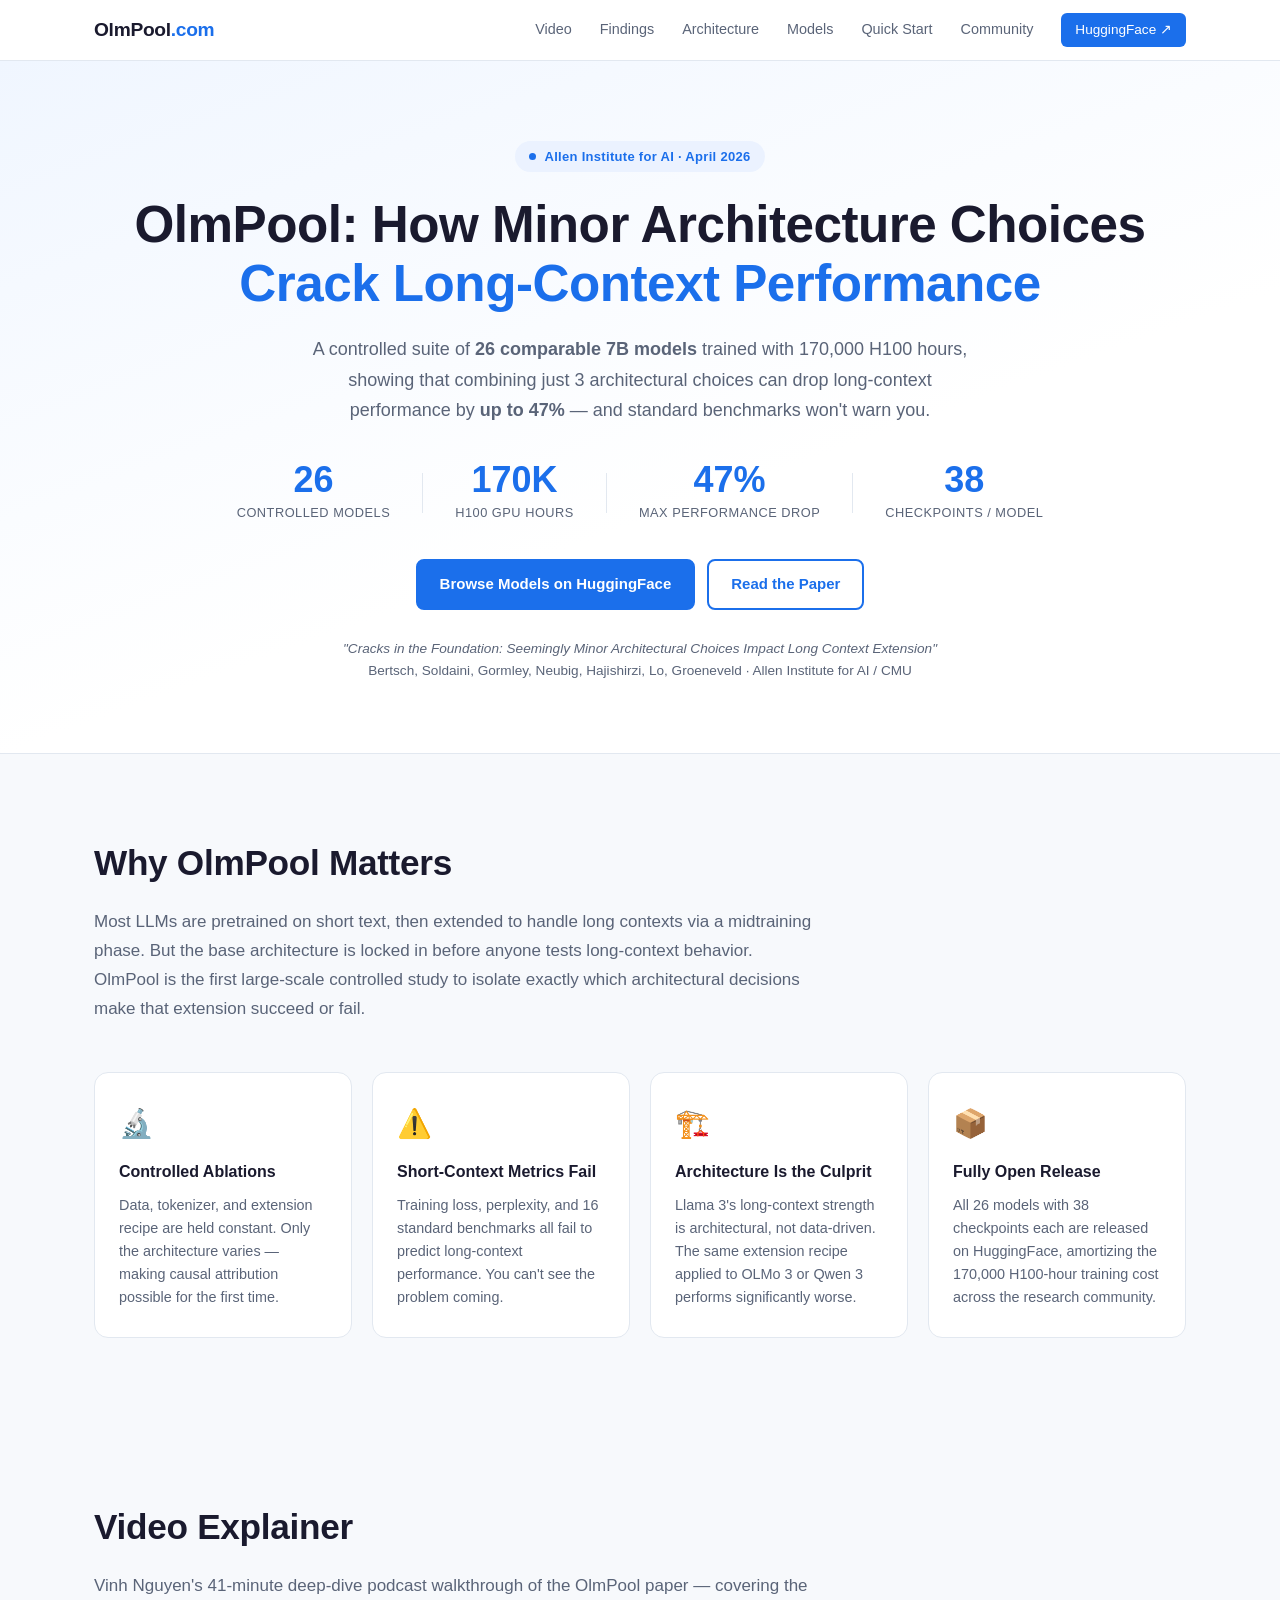
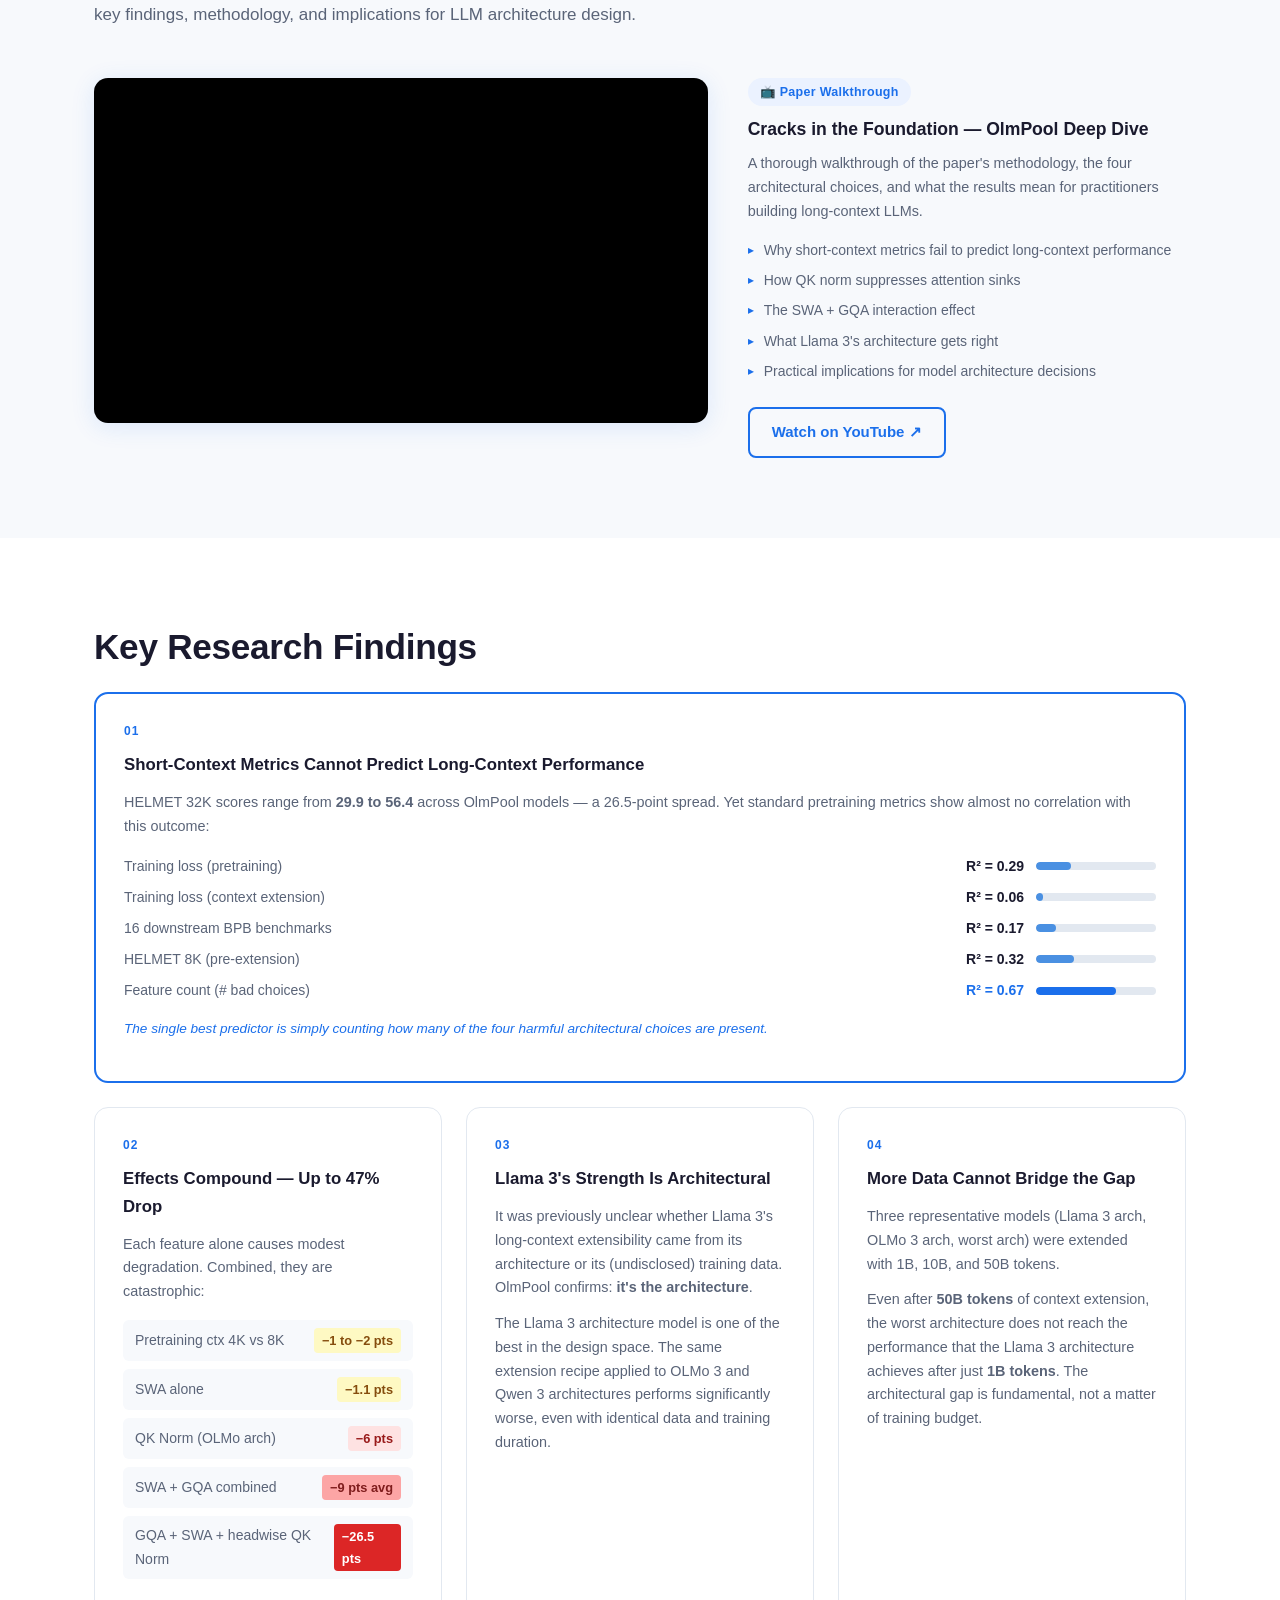
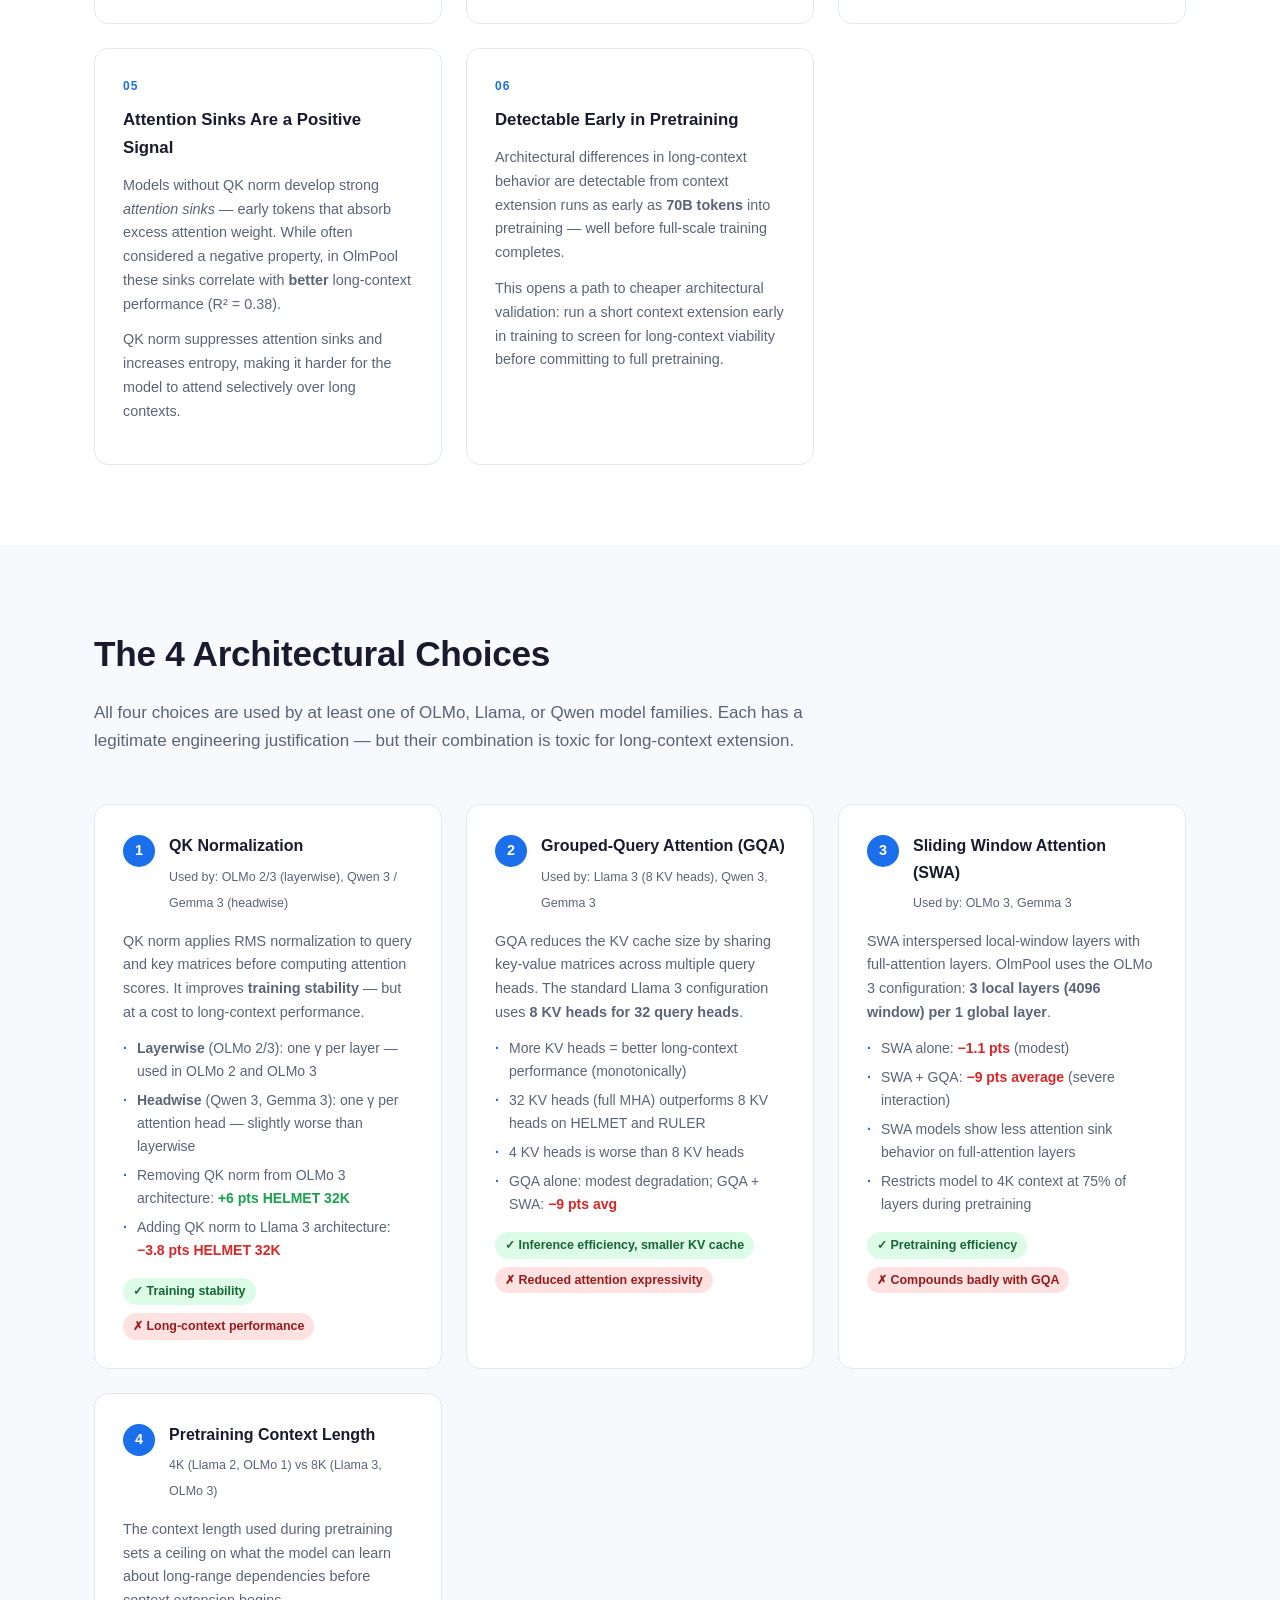
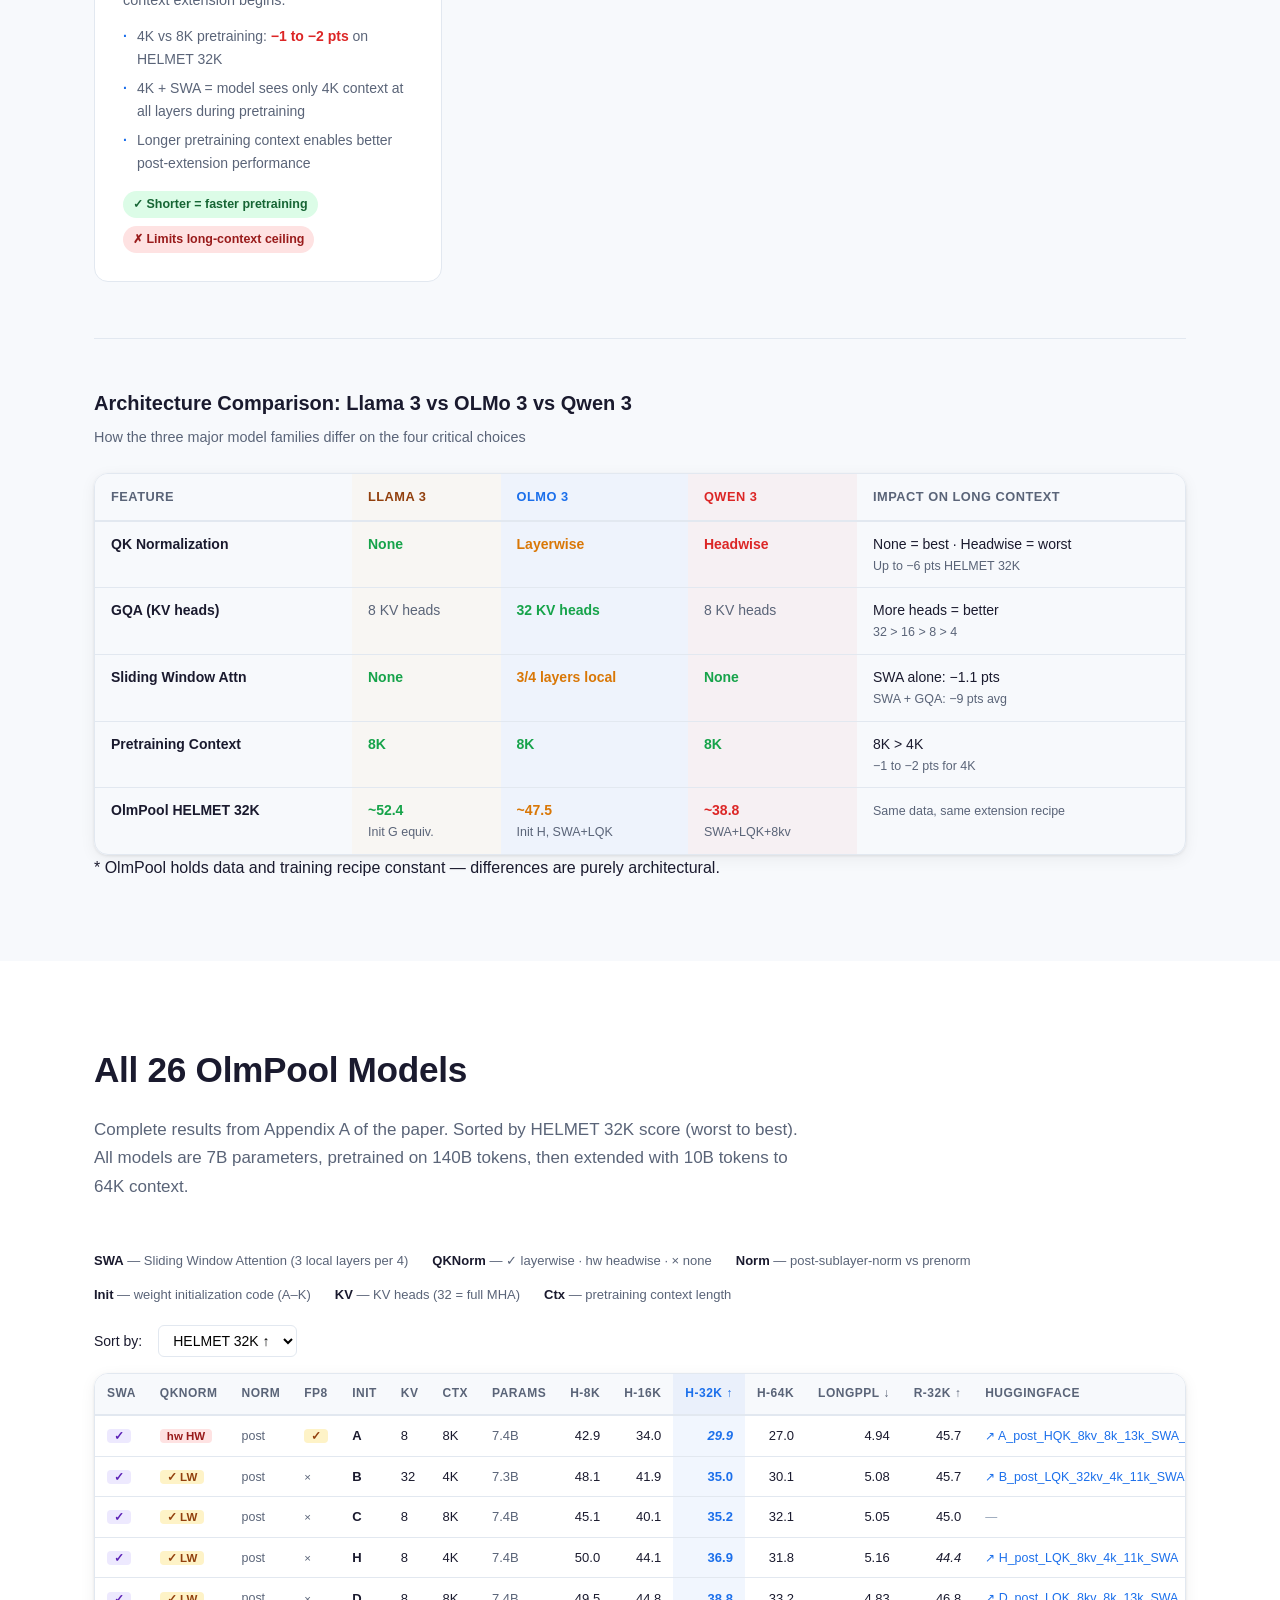
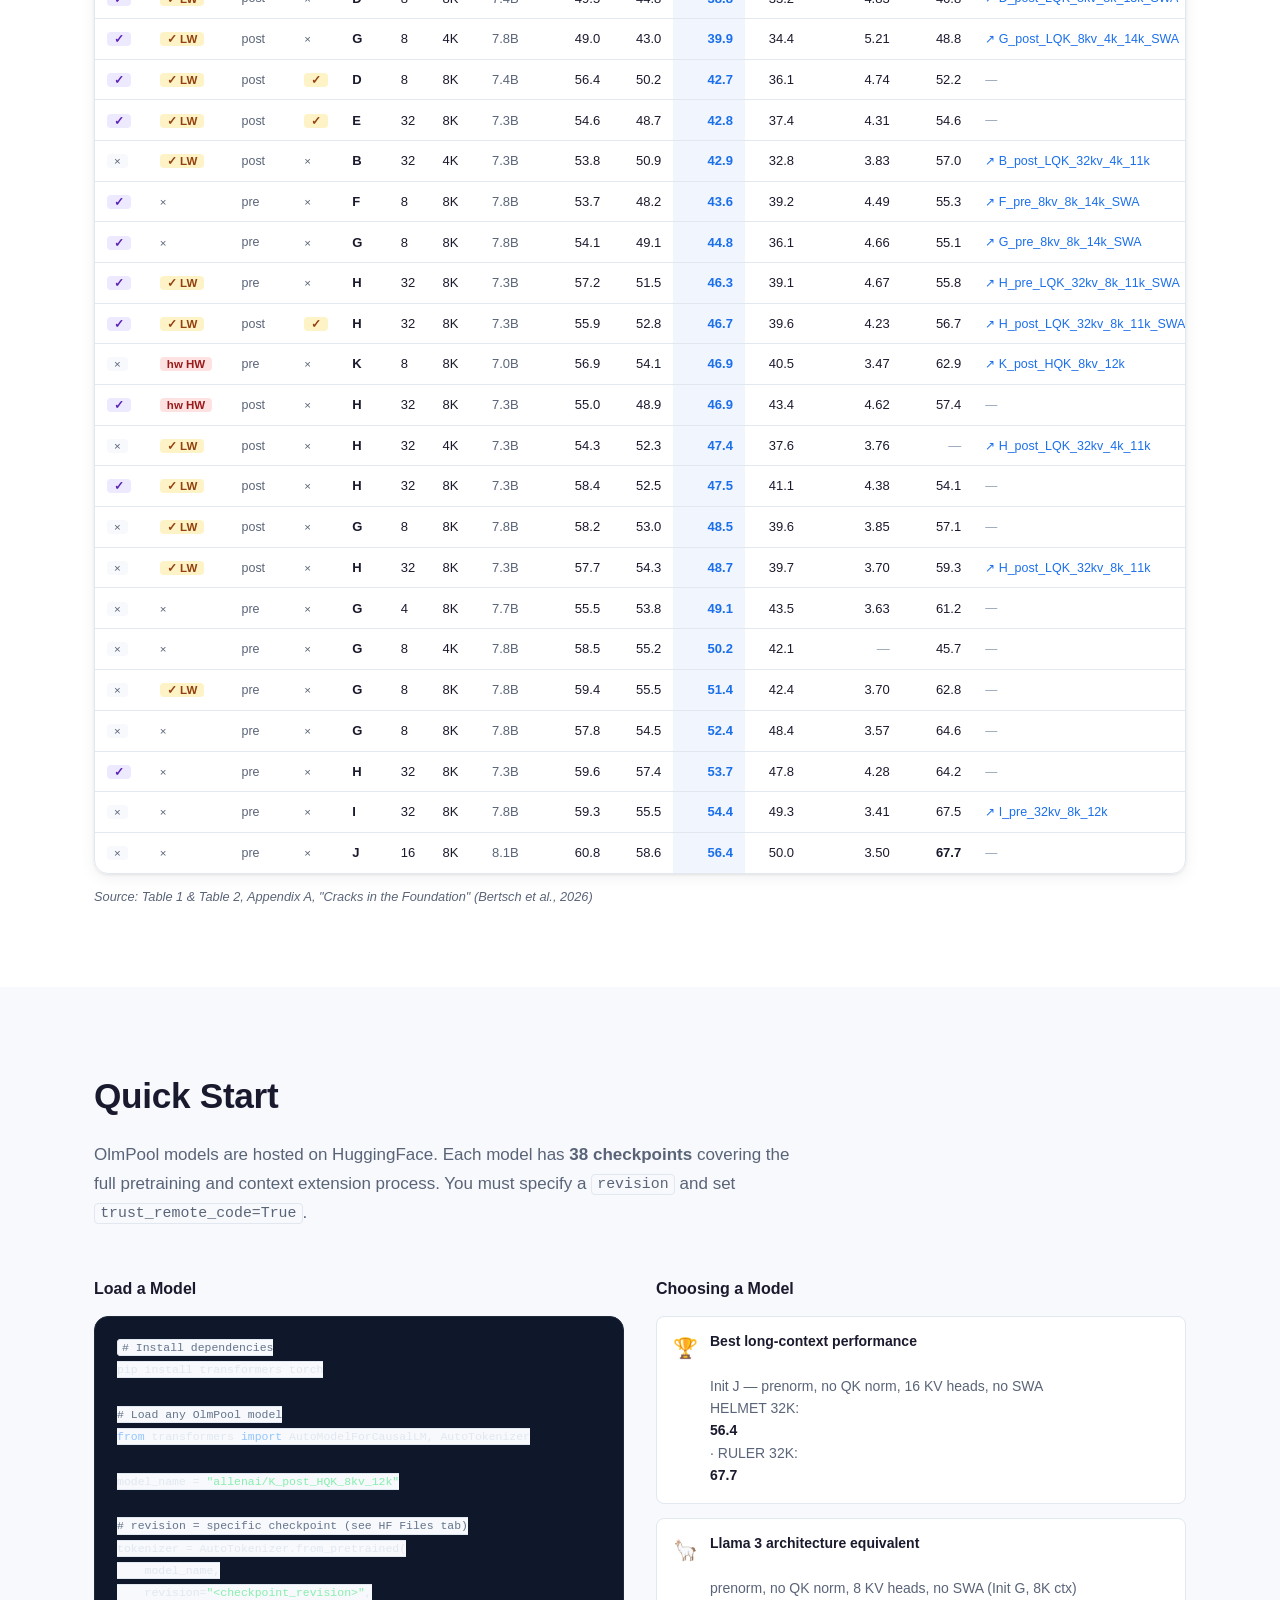
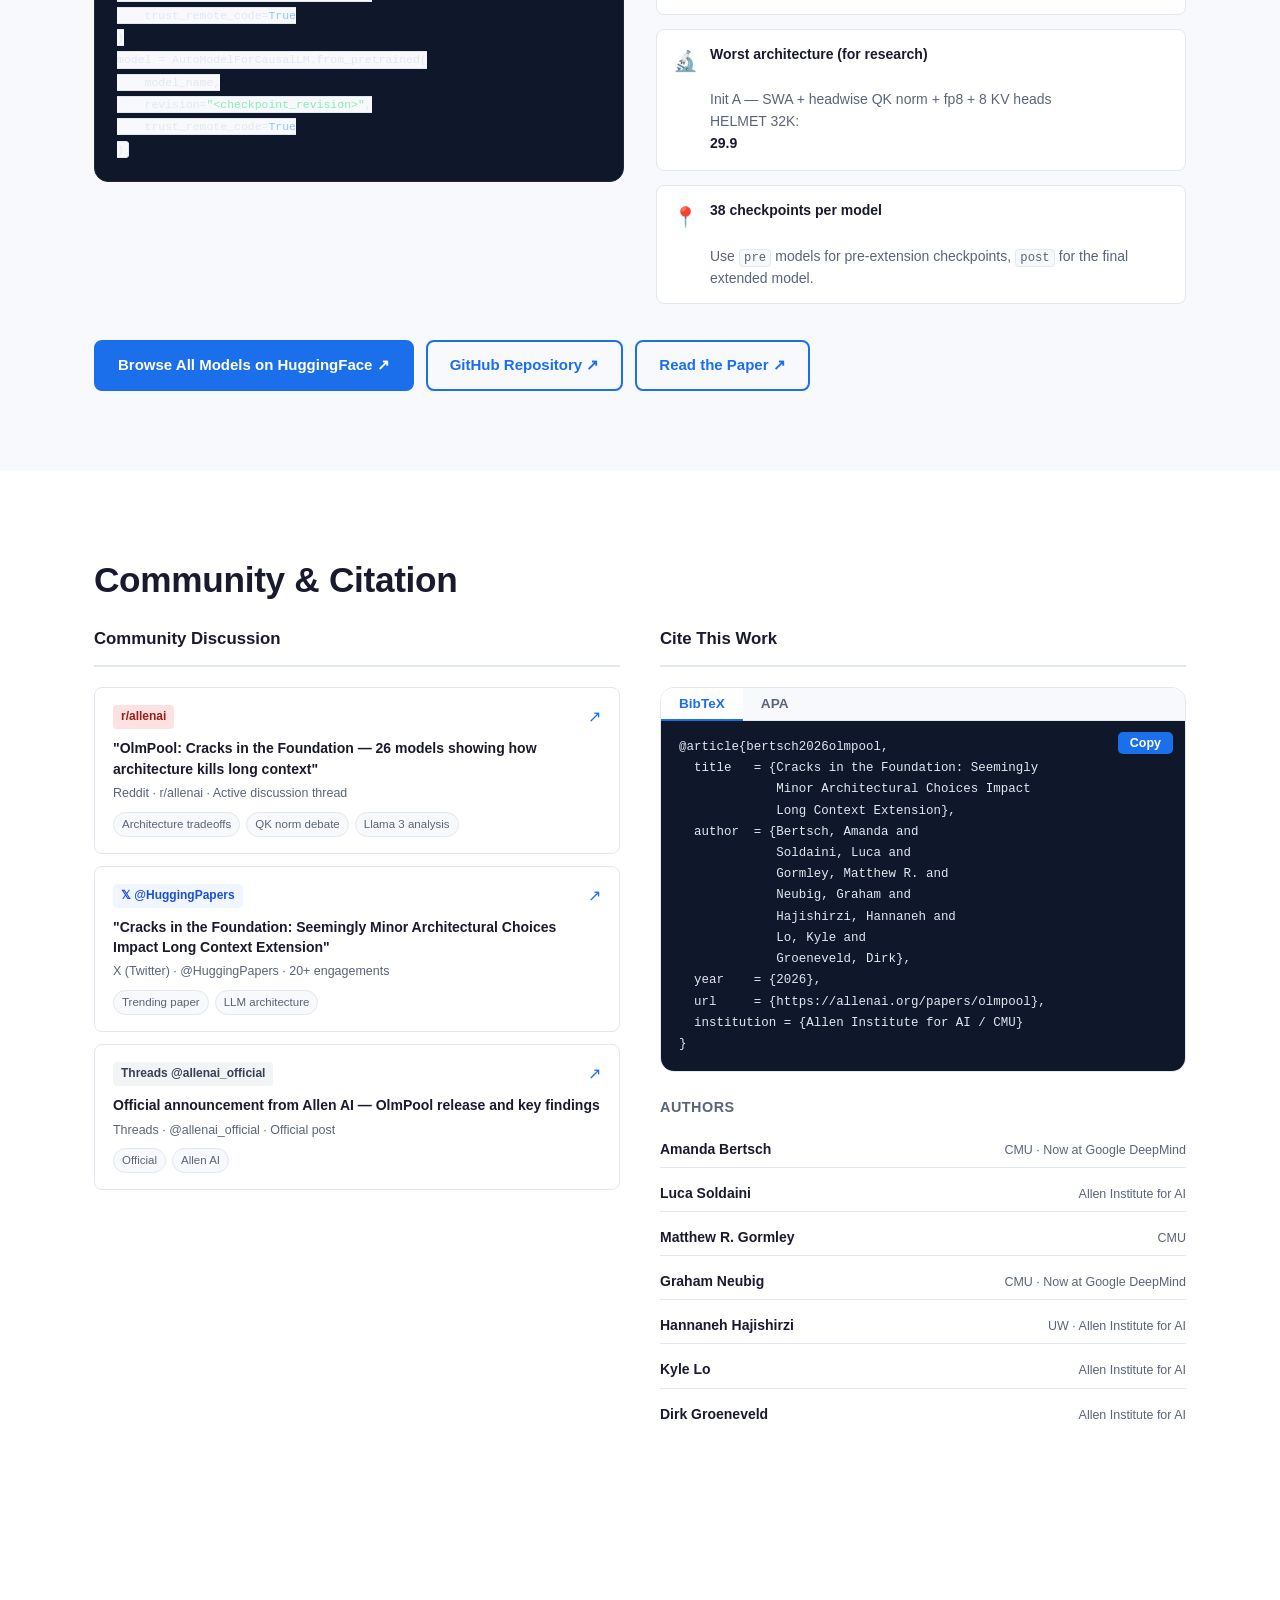
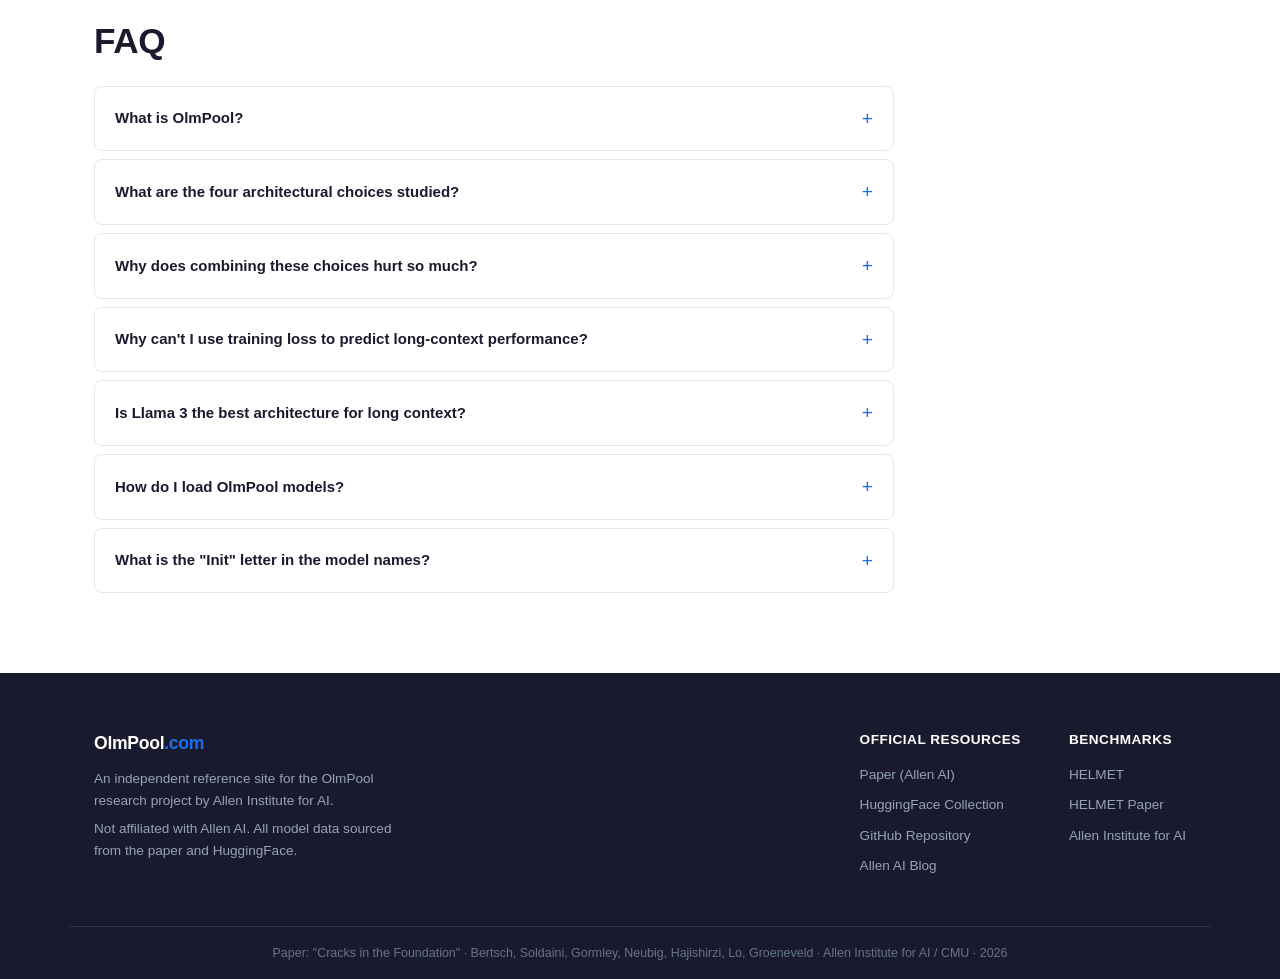
<file: index.html>
<!DOCTYPE html>
<html lang="en">
<head>
  <!-- Google tag (gtag.js) -->
  <script async src="https://www.googletagmanager.com/gtag/js?id=G-8ESZJ0R436"></script>
  <script>
    window.dataLayer = window.dataLayer || [];
    function gtag(){dataLayer.push(arguments);}
    gtag('js', new Date());
    gtag('config', 'G-8ESZJ0R436');
  </script>
  <meta charset="UTF-8" />
  <meta name="viewport" content="width=device-width, initial-scale=1.0" />
  <title>OlmPool — Architecture Choices That Break Long-Context LLMs</title>
  <meta name="description" content="OlmPool is Allen AI's suite of 26 comparable 7B models showing how minor architectural choices—QK norm, GQA, sliding window attention, and pretraining context length—compound to reduce long-context performance by up to 47%." />
  <meta name="keywords" content="OlmPool, Allen AI, long context LLM, QK normalization, GQA, sliding window attention, HELMET benchmark, Cracks in the Foundation" />
  <meta name="author" content="olmpool.com" />
  <link rel="canonical" href="https://www.olmpool.com/" />

  <!-- Open Graph -->
  <meta property="og:title" content="OlmPool — How Architecture Choices Impact Long Context in LLMs" />
  <meta property="og:description" content="26 controlled 7B models from Allen AI revealing that combining 3+ minor architectural choices can drop long-context performance by up to 47%." />
  <meta property="og:type" content="website" />
  <meta property="og:url" content="https://www.olmpool.com/" />

  <!-- Structured Data -->
  <script type="application/ld+json">
  {
    "@context": "https://schema.org",
    "@type": "ScholarlyArticle",
    "name": "Cracks in the Foundation: Seemingly Minor Architectural Choices Impact Long Context Extension",
    "author": [
      {"@type": "Person", "name": "Amanda Bertsch"},
      {"@type": "Person", "name": "Luca Soldaini"},
      {"@type": "Person", "name": "Matthew R. Gormley"},
      {"@type": "Person", "name": "Graham Neubig"},
      {"@type": "Person", "name": "Hannaneh Hajishirzi"},
      {"@type": "Person", "name": "Kyle Lo"},
      {"@type": "Person", "name": "Dirk Groeneveld"}
    ],
    "publisher": {"@type": "Organization", "name": "Allen Institute for AI"},
    "url": "https://allenai.org/papers/olmpool",
    "description": "A controlled study of 26 comparable 7B LLMs showing how normalization, GQA, sliding window attention, and pretraining context length compound to reduce long-context extensibility."
  }
  </script>

  <link rel="icon" type="image/svg+xml" href="data:image/svg+xml,<svg xmlns='http://www.w3.org/2000/svg' viewBox='0 0 32 32'><rect width='32' height='32' rx='6' fill='%230f172a'/><text x='16' y='22' font-size='18' text-anchor='middle' font-family='monospace' fill='%2338bdf8'>O</text></svg>" />
  <link rel="icon" type="image/svg+xml" href="data:image/svg+xml,<svg xmlns='http://www.w3.org/2000/svg' viewBox='0 0 32 32'><rect width='32' height='32' rx='6' fill='%230f172a'/><text x='16' y='22' font-size='18' text-anchor='middle' font-family='monospace' fill='%2338bdf8'>O</text></svg>" />
  <link rel="stylesheet" href="style.css" />
</head>
<body>


<body>

<!-- ═══════════════════════════════════════════
     HEADER / NAV
═══════════════════════════════════════════ -->
<header class="site-header">
  <div class="container header-inner">
    <a href="/" class="logo">OlmPool<span class="logo-dot">.com</span></a>
    <nav class="site-nav">
      <a href="#video">Video</a>
      <a href="#findings">Findings</a>
      <a href="#architecture">Architecture</a>
      <a href="#models">Models</a>
      <a href="#quickstart">Quick Start</a>
      <a href="#community">Community</a>
      <a href="https://huggingface.co/collections/allenai/olmpool" target="_blank" rel="noopener" class="nav-cta">HuggingFace ↗</a>
    </nav>
  </div>
</header>

<!-- ═══════════════════════════════════════════
     HERO
═══════════════════════════════════════════ -->
<section class="hero">
  <div class="container">
    <div class="hero-badge">
      <span class="badge-dot"></span>
      Allen Institute for AI · April 2026
    </div>
    <h1 class="hero-title">
      OlmPool: How Minor Architecture Choices<br>
      <span class="hero-accent">Crack Long-Context Performance</span>
    </h1>
    <p class="hero-subtitle">
      A controlled suite of <strong>26 comparable 7B models</strong> trained with 170,000 H100 hours,
      showing that combining just 3 architectural choices can drop long-context performance by
      <strong>up to 47%</strong> — and standard benchmarks won't warn you.
    </p>
    <div class="hero-stats">
      <div class="stat">
        <span class="stat-num">26</span>
        <span class="stat-label">Controlled Models</span>
      </div>
      <div class="stat-divider"></div>
      <div class="stat">
        <span class="stat-num">170K</span>
        <span class="stat-label">H100 GPU Hours</span>
      </div>
      <div class="stat-divider"></div>
      <div class="stat">
        <span class="stat-num">47%</span>
        <span class="stat-label">Max Performance Drop</span>
      </div>
      <div class="stat-divider"></div>
      <div class="stat">
        <span class="stat-num">38</span>
        <span class="stat-label">Checkpoints / Model</span>
      </div>
    </div>
    <div class="hero-actions">
      <a href="https://huggingface.co/collections/allenai/olmpool" target="_blank" rel="noopener" class="btn btn-primary">Browse Models on HuggingFace</a>
      <a href="https://allenai.org/papers/olmpool" target="_blank" rel="noopener" class="btn btn-secondary">Read the Paper</a>
    </div>
    <p class="hero-paper">
      <em>"Cracks in the Foundation: Seemingly Minor Architectural Choices Impact Long Context Extension"</em><br>
      Bertsch, Soldaini, Gormley, Neubig, Hajishirzi, Lo, Groeneveld · Allen Institute for AI / CMU
    </p>
  </div>
</section>

<!-- ═══════════════════════════════════════════
     WHY IT MATTERS
═══════════════════════════════════════════ -->
<section class="section section-alt" id="why">
  <div class="container">
    <h2 class="section-title">Why OlmPool Matters</h2>
    <p class="section-lead">
      Most LLMs are pretrained on short text, then extended to handle long contexts via a midtraining phase.
      But the base architecture is locked in before anyone tests long-context behavior.
      OlmPool is the first large-scale controlled study to isolate exactly which architectural decisions make that extension succeed or fail.
    </p>
    <div class="cards-grid">
      <div class="card">
        <div class="card-icon">🔬</div>
        <h3>Controlled Ablations</h3>
        <p>Data, tokenizer, and extension recipe are held constant. Only the architecture varies — making causal attribution possible for the first time.</p>
      </div>
      <div class="card">
        <div class="card-icon">⚠️</div>
        <h3>Short-Context Metrics Fail</h3>
        <p>Training loss, perplexity, and 16 standard benchmarks all fail to predict long-context performance. You can't see the problem coming.</p>
      </div>
      <div class="card">
        <div class="card-icon">🏗️</div>
        <h3>Architecture Is the Culprit</h3>
        <p>Llama 3's long-context strength is architectural, not data-driven. The same extension recipe applied to OLMo 3 or Qwen 3 performs significantly worse.</p>
      </div>
      <div class="card">
        <div class="card-icon">📦</div>
        <h3>Fully Open Release</h3>
        <p>All 26 models with 38 checkpoints each are released on HuggingFace, amortizing the 170,000 H100-hour training cost across the research community.</p>
      </div>
    </div>
  </div>
</section>

<!-- ═══════════════════════════════════════════
     VIDEO
═══════════════════════════════════════════ -->
<section class="section section-alt" id="video">
  <div class="container">
    <h2 class="section-title">Video Explainer</h2>
    <p class="section-lead">
      Vinh Nguyen's 41-minute deep-dive podcast walkthrough of the OlmPool paper — covering the key findings, methodology, and implications for LLM architecture design.
    </p>
    <div class="video-layout">
      <div class="video-embed-wrap">
        <div class="video-embed">
          <iframe
            src="https://www.youtube.com/embed/I9p9QKb_x3w"
            title="OlmPool Paper Walkthrough — Vinh Nguyen"
            frameborder="0"
            allow="accelerometer; autoplay; clipboard-write; encrypted-media; gyroscope; picture-in-picture; web-share"
            allowfullscreen
            loading="lazy">
          </iframe>
        </div>
      </div>
      <div class="video-meta">
        <div class="video-tag">📺 Paper Walkthrough</div>
        <h3>Cracks in the Foundation — OlmPool Deep Dive</h3>
        <p>A thorough walkthrough of the paper's methodology, the four architectural choices, and what the results mean for practitioners building long-context LLMs.</p>
        <ul class="video-topics">
          <li>Why short-context metrics fail to predict long-context performance</li>
          <li>How QK norm suppresses attention sinks</li>
          <li>The SWA + GQA interaction effect</li>
          <li>What Llama 3's architecture gets right</li>
          <li>Practical implications for model architecture decisions</li>
        </ul>
        <a href="https://www.youtube.com/watch?v=I9p9QKb_x3w" target="_blank" rel="noopener" class="btn btn-secondary">Watch on YouTube ↗</a>
      </div>
    </div>
  </div>
</section>

<!-- ═══════════════════════════════════════════
     KEY FINDINGS
═══════════════════════════════════════════ -->
<section class="section" id="findings">
  <div class="container">
    <h2 class="section-title">Key Research Findings</h2>

    <div class="findings-grid">

      <div class="finding-card finding-card--major">
        <div class="finding-number">01</div>
        <h3>Short-Context Metrics Cannot Predict Long-Context Performance</h3>
        <p>
          HELMET 32K scores range from <strong>29.9 to 56.4</strong> across OlmPool models — a 26.5-point spread.
          Yet standard pretraining metrics show almost no correlation with this outcome:
        </p>
        <div class="metric-table">
          <div class="metric-row">
            <span class="metric-name">Training loss (pretraining)</span>
            <span class="metric-r2">R² = 0.29</span>
            <span class="metric-bar"><span style="width:29%"></span></span>
          </div>
          <div class="metric-row">
            <span class="metric-name">Training loss (context extension)</span>
            <span class="metric-r2">R² = 0.06</span>
            <span class="metric-bar"><span style="width:6%"></span></span>
          </div>
          <div class="metric-row">
            <span class="metric-name">16 downstream BPB benchmarks</span>
            <span class="metric-r2">R² = 0.17</span>
            <span class="metric-bar"><span style="width:17%"></span></span>
          </div>
          <div class="metric-row">
            <span class="metric-name">HELMET 8K (pre-extension)</span>
            <span class="metric-r2">R² = 0.32</span>
            <span class="metric-bar"><span style="width:32%"></span></span>
          </div>
          <div class="metric-row metric-row--best">
            <span class="metric-name">Feature count (# bad choices)</span>
            <span class="metric-r2">R² = 0.67</span>
            <span class="metric-bar"><span style="width:67%"></span></span>
          </div>
        </div>
        <p class="finding-note">The single best predictor is simply counting how many of the four harmful architectural choices are present.</p>
      </div>

      <div class="finding-card">
        <div class="finding-number">02</div>
        <h3>Effects Compound — Up to 47% Drop</h3>
        <p>Each feature alone causes modest degradation. Combined, they are catastrophic:</p>
        <div class="compound-viz">
          <div class="compound-row">
            <span class="compound-label">Pretraining ctx 4K vs 8K</span>
            <span class="compound-delta delta-small">−1 to −2 pts</span>
          </div>
          <div class="compound-row">
            <span class="compound-label">SWA alone</span>
            <span class="compound-delta delta-small">−1.1 pts</span>
          </div>
          <div class="compound-row">
            <span class="compound-label">QK Norm (OLMo arch)</span>
            <span class="compound-delta delta-medium">−6 pts</span>
          </div>
          <div class="compound-row">
            <span class="compound-label">SWA + GQA combined</span>
            <span class="compound-delta delta-large">−9 pts avg</span>
          </div>
          <div class="compound-row">
            <span class="compound-label">GQA + SWA + headwise QK Norm</span>
            <span class="compound-delta delta-worst">−26.5 pts</span>
          </div>
        </div>
      </div>

      <div class="finding-card">
        <div class="finding-number">03</div>
        <h3>Llama 3's Strength Is Architectural</h3>
        <p>
          It was previously unclear whether Llama 3's long-context extensibility came from its architecture or its (undisclosed) training data.
          OlmPool confirms: <strong>it's the architecture</strong>.
        </p>
        <p>
          The Llama 3 architecture model is one of the best in the design space.
          The same extension recipe applied to OLMo 3 and Qwen 3 architectures performs significantly worse,
          even with identical data and training duration.
        </p>
      </div>

      <div class="finding-card">
        <div class="finding-number">04</div>
        <h3>More Data Cannot Bridge the Gap</h3>
        <p>
          Three representative models (Llama 3 arch, OLMo 3 arch, worst arch) were extended with 1B, 10B, and 50B tokens.
        </p>
        <p>
          Even after <strong>50B tokens</strong> of context extension, the worst architecture does not reach the performance
          that the Llama 3 architecture achieves after just <strong>1B tokens</strong>.
          The architectural gap is fundamental, not a matter of training budget.
        </p>
      </div>

      <div class="finding-card">
        <div class="finding-number">05</div>
        <h3>Attention Sinks Are a Positive Signal</h3>
        <p>
          Models without QK norm develop strong <em>attention sinks</em> — early tokens that absorb excess attention weight.
          While often considered a negative property, in OlmPool these sinks correlate with <strong>better</strong> long-context performance (R² = 0.38).
        </p>
        <p>
          QK norm suppresses attention sinks and increases entropy, making it harder for the model to attend selectively over long contexts.
        </p>
      </div>

      <div class="finding-card">
        <div class="finding-number">06</div>
        <h3>Detectable Early in Pretraining</h3>
        <p>
          Architectural differences in long-context behavior are detectable from context extension runs
          as early as <strong>70B tokens</strong> into pretraining — well before full-scale training completes.
        </p>
        <p>
          This opens a path to cheaper architectural validation: run a short context extension early in training
          to screen for long-context viability before committing to full pretraining.
        </p>
      </div>

    </div>
  </div>
</section>

<!-- ═══════════════════════════════════════════
     THE 4 ARCHITECTURAL CHOICES
═══════════════════════════════════════════ -->
<section class="section section-alt" id="architecture">
  <div class="container">
    <h2 class="section-title">The 4 Architectural Choices</h2>
    <p class="section-lead">
      All four choices are used by at least one of OLMo, Llama, or Qwen model families.
      Each has a legitimate engineering justification — but their combination is toxic for long-context extension.
    </p>

    <div class="arch-grid">

      <div class="arch-card">
        <div class="arch-header">
          <span class="arch-num">1</span>
          <div>
            <h3 class="arch-title">QK Normalization</h3>
            <span class="arch-used-by">Used by: OLMo 2/3 (layerwise), Qwen 3 / Gemma 3 (headwise)</span>
          </div>
        </div>
        <p>
          QK norm applies RMS normalization to query and key matrices before computing attention scores.
          It improves <strong>training stability</strong> — but at a cost to long-context performance.
        </p>
        <ul class="arch-details">
          <li><strong>Layerwise</strong> (OLMo 2/3): one γ per layer — used in OLMo 2 and OLMo 3</li>
          <li><strong>Headwise</strong> (Qwen 3, Gemma 3): one γ per attention head — slightly worse than layerwise</li>
          <li>Removing QK norm from OLMo 3 architecture: <span class="delta-good">+6 pts HELMET 32K</span></li>
          <li>Adding QK norm to Llama 3 architecture: <span class="delta-bad">−3.8 pts HELMET 32K</span></li>
        </ul>
        <div class="arch-tradeoff">
          <span class="tradeoff-pro">✓ Training stability</span>
          <span class="tradeoff-con">✗ Long-context performance</span>
        </div>
      </div>

      <div class="arch-card">
        <div class="arch-header">
          <span class="arch-num">2</span>
          <div>
            <h3 class="arch-title">Grouped-Query Attention (GQA)</h3>
            <span class="arch-used-by">Used by: Llama 3 (8 KV heads), Qwen 3, Gemma 3</span>
          </div>
        </div>
        <p>
          GQA reduces the KV cache size by sharing key-value matrices across multiple query heads.
          The standard Llama 3 configuration uses <strong>8 KV heads for 32 query heads</strong>.
        </p>
        <ul class="arch-details">
          <li>More KV heads = better long-context performance (monotonically)</li>
          <li>32 KV heads (full MHA) outperforms 8 KV heads on HELMET and RULER</li>
          <li>4 KV heads is worse than 8 KV heads</li>
          <li>GQA alone: modest degradation; GQA + SWA: <span class="delta-bad">−9 pts avg</span></li>
        </ul>
        <div class="arch-tradeoff">
          <span class="tradeoff-pro">✓ Inference efficiency, smaller KV cache</span>
          <span class="tradeoff-con">✗ Reduced attention expressivity</span>
        </div>
      </div>

      <div class="arch-card">
        <div class="arch-header">
          <span class="arch-num">3</span>
          <div>
            <h3 class="arch-title">Sliding Window Attention (SWA)</h3>
            <span class="arch-used-by">Used by: OLMo 3, Gemma 3</span>
          </div>
        </div>
        <p>
          SWA interspersed local-window layers with full-attention layers.
          OlmPool uses the OLMo 3 configuration: <strong>3 local layers (4096 window) per 1 global layer</strong>.
        </p>
        <ul class="arch-details">
          <li>SWA alone: <span class="delta-bad">−1.1 pts</span> (modest)</li>
          <li>SWA + GQA: <span class="delta-bad">−9 pts average</span> (severe interaction)</li>
          <li>SWA models show less attention sink behavior on full-attention layers</li>
          <li>Restricts model to 4K context at 75% of layers during pretraining</li>
        </ul>
        <div class="arch-tradeoff">
          <span class="tradeoff-pro">✓ Pretraining efficiency</span>
          <span class="tradeoff-con">✗ Compounds badly with GQA</span>
        </div>
      </div>

      <div class="arch-card">
        <div class="arch-header">
          <span class="arch-num">4</span>
          <div>
            <h3 class="arch-title">Pretraining Context Length</h3>
            <span class="arch-used-by">4K (Llama 2, OLMo 1) vs 8K (Llama 3, OLMo 3)</span>
          </div>
        </div>
        <p>
          The context length used during pretraining sets a ceiling on what the model can learn about long-range dependencies
          before context extension begins.
        </p>
        <ul class="arch-details">
          <li>4K vs 8K pretraining: <span class="delta-bad">−1 to −2 pts</span> on HELMET 32K</li>
          <li>4K + SWA = model sees only 4K context at all layers during pretraining</li>
          <li>Longer pretraining context enables better post-extension performance</li>
        </ul>
        <div class="arch-tradeoff">
          <span class="tradeoff-pro">✓ Shorter = faster pretraining</span>
          <span class="tradeoff-con">✗ Limits long-context ceiling</span>
        </div>
      </div>

    </div>

    <!-- Architecture Comparison Table -->
    <div class="arch-compare">
      <h3 class="arch-compare-title">Architecture Comparison: Llama 3 vs OLMo 3 vs Qwen 3</h3>
      <p class="arch-compare-sub">How the three major model families differ on the four critical choices</p>
      <div class="compare-table-wrap">
        <table class="compare-table">
          <thead>
            <tr>
              <th>Feature</th>
              <th class="col-llama">Llama 3</th>
              <th class="col-olmo">OLMo 3</th>
              <th class="col-qwen">Qwen 3</th>
              <th>Impact on Long Context</th>
            </tr>
          </thead>
          <tbody>
            <tr>
              <td><strong>QK Normalization</strong></td>
              <td class="col-llama"><span class="cmp-good">None</span></td>
              <td class="col-olmo"><span class="cmp-bad">Layerwise</span></td>
              <td class="col-qwen"><span class="cmp-worst">Headwise</span></td>
              <td>None = best · Headwise = worst<br><span class="cmp-note">Up to −6 pts HELMET 32K</span></td>
            </tr>
            <tr>
              <td><strong>GQA (KV heads)</strong></td>
              <td class="col-llama"><span class="cmp-mid">8 KV heads</span></td>
              <td class="col-olmo"><span class="cmp-good">32 KV heads</span></td>
              <td class="col-qwen"><span class="cmp-mid">8 KV heads</span></td>
              <td>More heads = better<br><span class="cmp-note">32 &gt; 16 &gt; 8 &gt; 4</span></td>
            </tr>
            <tr>
              <td><strong>Sliding Window Attn</strong></td>
              <td class="col-llama"><span class="cmp-good">None</span></td>
              <td class="col-olmo"><span class="cmp-bad">3/4 layers local</span></td>
              <td class="col-qwen"><span class="cmp-good">None</span></td>
              <td>SWA alone: −1.1 pts<br><span class="cmp-note">SWA + GQA: −9 pts avg</span></td>
            </tr>
            <tr>
              <td><strong>Pretraining Context</strong></td>
              <td class="col-llama"><span class="cmp-good">8K</span></td>
              <td class="col-olmo"><span class="cmp-good">8K</span></td>
              <td class="col-qwen"><span class="cmp-good">8K</span></td>
              <td>8K &gt; 4K<br><span class="cmp-note">−1 to −2 pts for 4K</span></td>
            </tr>
            <tr class="compare-row-result">
              <td><strong>OlmPool HELMET 32K</strong></td>
              <td class="col-llama"><strong class="cmp-good">~52.4</strong><br><span class="cmp-note">Init G equiv.</span></td>
              <td class="col-olmo"><strong class="cmp-bad">~47.5</strong><br><span class="cmp-note">Init H, SWA+LQK</span></td>
              <td class="col-qwen"><strong class="cmp-worst">~38.8</strong><br><span class="cmp-note">SWA+LQK+8kv</span></td>
              <td><span class="cmp-note">Same data, same extension recipe</span></td>
            </tr>
          </tbody>
        </table>
      </div>
      <p class="arch-compare-note">* OlmPool holds data and training recipe constant — differences are purely architectural.</p>
    </div>

  </div>
</section>

<!-- ═══════════════════════════════════════════
     MODEL TABLE
═══════════════════════════════════════════ -->
<section class="section" id="models">
  <div class="container">
    <h2 class="section-title">All 26 OlmPool Models</h2>
    <p class="section-lead">
      Complete results from Appendix A of the paper. Sorted by HELMET 32K score (worst to best).
      All models are 7B parameters, pretrained on 140B tokens, then extended with 10B tokens to 64K context.
    </p>

    <div class="table-legend">
      <span class="legend-item"><strong>SWA</strong> — Sliding Window Attention (3 local layers per 4)</span>
      <span class="legend-item"><strong>QKNorm</strong> — ✓ layerwise · hw headwise · × none</span>
      <span class="legend-item"><strong>Norm</strong> — post-sublayer-norm vs prenorm</span>
      <span class="legend-item"><strong>Init</strong> — weight initialization code (A–K)</span>
      <span class="legend-item"><strong>KV</strong> — KV heads (32 = full MHA)</span>
      <span class="legend-item"><strong>Ctx</strong> — pretraining context length</span>
    </div>

    <div class="table-controls">
      <label for="sort-select">Sort by:</label>
      <select id="sort-select">
        <option value="helmet32">HELMET 32K ↑</option>
        <option value="ruler32">RULER 32K ↑</option>
        <option value="longppl">LongPPL ↓</option>
      </select>
    </div>

    <div class="table-wrap">
      <table class="models-table" id="models-table">
        <thead>
          <tr>
            <th>SWA</th>
            <th>QKNorm</th>
            <th>Norm</th>
            <th>fp8</th>
            <th>Init</th>
            <th>KV</th>
            <th>Ctx</th>
            <th>Params</th>
            <th class="col-score">H-8K</th>
            <th class="col-score">H-16K</th>
            <th class="col-score col-highlight">H-32K ↑</th>
            <th class="col-score">H-64K</th>
            <th class="col-score">LongPPL ↓</th>
            <th class="col-score">R-32K ↑</th>
            <th>HuggingFace</th>
          </tr>
        </thead>
        <tbody id="models-tbody"></tbody>
      </table>
    </div>
    <p class="table-source">Source: Table 1 &amp; Table 2, Appendix A, "Cracks in the Foundation" (Bertsch et al., 2026)</p>
  </div>
</section>

<!-- ═══════════════════════════════════════════
     QUICK START
═══════════════════════════════════════════ -->
<section class="section section-alt" id="quickstart">
  <div class="container">
    <h2 class="section-title">Quick Start</h2>
    <p class="section-lead">
      OlmPool models are hosted on HuggingFace. Each model has <strong>38 checkpoints</strong> covering the full pretraining and context extension process.
      You must specify a <code>revision</code> and set <code>trust_remote_code=True</code>.
    </p>

    <div class="qs-grid">
      <div class="qs-block">
        <h3>Load a Model</h3>
        <pre class="code-block"><code><span class="c"># Install dependencies</span>
pip install transformers torch

<span class="c"># Load any OlmPool model</span>
<span class="k">from</span> transformers <span class="k">import</span> AutoModelForCausalLM, AutoTokenizer

model_name = <span class="s">"allenai/K_post_HQK_8kv_12k"</span>

<span class="c"># revision = specific checkpoint (see HF Files tab)</span>
tokenizer = AutoTokenizer.from_pretrained(
    model_name,
    revision=<span class="s">"&lt;checkpoint_revision&gt;"</span>,
    trust_remote_code=<span class="k">True</span>
)
model = AutoModelForCausalLM.from_pretrained(
    model_name,
    revision=<span class="s">"&lt;checkpoint_revision&gt;"</span>,
    trust_remote_code=<span class="k">True</span>
)</code></pre>
      </div>

      <div class="qs-block">
        <h3>Choosing a Model</h3>
        <div class="qs-tips">
          <div class="qs-tip">
            <span class="tip-icon">🏆</span>
            <div>
              <strong>Best long-context performance</strong><br>
              Init J — prenorm, no QK norm, 16 KV heads, no SWA<br>
              HELMET 32K: <strong>56.4</strong> · RULER 32K: <strong>67.7</strong>
            </div>
          </div>
          <div class="qs-tip">
            <span class="tip-icon">🦙</span>
            <div>
              <strong>Llama 3 architecture equivalent</strong><br>
              prenorm, no QK norm, 8 KV heads, no SWA (Init G, 8K ctx)
            </div>
          </div>
          <div class="qs-tip">
            <span class="tip-icon">🔬</span>
            <div>
              <strong>Worst architecture (for research)</strong><br>
              Init A — SWA + headwise QK norm + fp8 + 8 KV heads<br>
              HELMET 32K: <strong>29.9</strong>
            </div>
          </div>
          <div class="qs-tip">
            <span class="tip-icon">📍</span>
            <div>
              <strong>38 checkpoints per model</strong><br>
              Use <code>pre</code> models for pre-extension checkpoints,
              <code>post</code> for the final extended model.
            </div>
          </div>
        </div>
      </div>
    </div>

    <div class="qs-links">
      <a href="https://huggingface.co/collections/allenai/olmpool" target="_blank" rel="noopener" class="btn btn-primary">Browse All Models on HuggingFace ↗</a>
      <a href="https://github.com/allenai/olmpool" target="_blank" rel="noopener" class="btn btn-secondary">GitHub Repository ↗</a>
      <a href="https://allenai.org/papers/olmpool" target="_blank" rel="noopener" class="btn btn-secondary">Read the Paper ↗</a>
    </div>
  </div>
</section>

<!-- ═══════════════════════════════════════════
     COMMUNITY & CITATION
═══════════════════════════════════════════ -->
<section class="section" id="community">
  <div class="container">
    <h2 class="section-title">Community &amp; Citation</h2>
    <div class="community-grid">

      <!-- Community Discussion -->
      <div class="community-col">
        <h3 class="community-col-title">Community Discussion</h3>

        <a href="https://www.reddit.com/r/allenai/comments/1t06g0d/" target="_blank" rel="noopener" class="discussion-card">
          <div class="disc-header">
            <span class="disc-source disc-reddit">r/allenai</span>
            <span class="disc-arrow">↗</span>
          </div>
          <p class="disc-title">"OlmPool: Cracks in the Foundation — 26 models showing how architecture kills long context"</p>
          <p class="disc-meta">Reddit · r/allenai · Active discussion thread</p>
          <div class="disc-topics">
            <span class="disc-tag">Architecture tradeoffs</span>
            <span class="disc-tag">QK norm debate</span>
            <span class="disc-tag">Llama 3 analysis</span>
          </div>
        </a>

        <a href="https://x.com/HuggingPapers/status/2049935216274260254" target="_blank" rel="noopener" class="discussion-card">
          <div class="disc-header">
            <span class="disc-source disc-twitter">𝕏 @HuggingPapers</span>
            <span class="disc-arrow">↗</span>
          </div>
          <p class="disc-title">"Cracks in the Foundation: Seemingly Minor Architectural Choices Impact Long Context Extension"</p>
          <p class="disc-meta">X (Twitter) · @HuggingPapers · 20+ engagements</p>
          <div class="disc-topics">
            <span class="disc-tag">Trending paper</span>
            <span class="disc-tag">LLM architecture</span>
          </div>
        </a>

        <a href="https://www.threads.com/@allenai_official/post/DXxGjdymm9G" target="_blank" rel="noopener" class="discussion-card">
          <div class="disc-header">
            <span class="disc-source disc-threads">Threads @allenai_official</span>
            <span class="disc-arrow">↗</span>
          </div>
          <p class="disc-title">Official announcement from Allen AI — OlmPool release and key findings</p>
          <p class="disc-meta">Threads · @allenai_official · Official post</p>
          <div class="disc-topics">
            <span class="disc-tag">Official</span>
            <span class="disc-tag">Allen AI</span>
          </div>
        </a>
      </div>

      <!-- Citation -->
      <div class="community-col">
        <h3 class="community-col-title">Cite This Work</h3>

        <div class="citation-block">
          <div class="citation-tabs">
            <button class="cite-tab active" data-tab="bibtex">BibTeX</button>
            <button class="cite-tab" data-tab="apa">APA</button>
          </div>
          <div class="cite-content" id="cite-bibtex">
<pre class="cite-code">@article{bertsch2026olmpool,
  title   = {Cracks in the Foundation: Seemingly
             Minor Architectural Choices Impact
             Long Context Extension},
  author  = {Bertsch, Amanda and
             Soldaini, Luca and
             Gormley, Matthew R. and
             Neubig, Graham and
             Hajishirzi, Hannaneh and
             Lo, Kyle and
             Groeneveld, Dirk},
  year    = {2026},
  url     = {https://allenai.org/papers/olmpool},
  institution = {Allen Institute for AI / CMU}
}</pre>
          </div>
          <div class="cite-content hidden" id="cite-apa">
<pre class="cite-code">Bertsch, A., Soldaini, L., Gormley, M. R.,
Neubig, G., Hajishirzi, H., Lo, K., &amp;
Groeneveld, D. (2026). Cracks in the
Foundation: Seemingly Minor Architectural
Choices Impact Long Context Extension.
Allen Institute for AI.
https://allenai.org/papers/olmpool</pre>
          </div>
          <button class="copy-btn" id="copy-cite">Copy</button>
        </div>

        <div class="authors-block">
          <h4>Authors</h4>
          <div class="authors-list">
            <div class="author-item">
              <span class="author-name">Amanda Bertsch</span>
              <span class="author-aff">CMU · Now at Google DeepMind</span>
            </div>
            <div class="author-item">
              <span class="author-name">Luca Soldaini</span>
              <span class="author-aff">Allen Institute for AI</span>
            </div>
            <div class="author-item">
              <span class="author-name">Matthew R. Gormley</span>
              <span class="author-aff">CMU</span>
            </div>
            <div class="author-item">
              <span class="author-name">Graham Neubig</span>
              <span class="author-aff">CMU · Now at Google DeepMind</span>
            </div>
            <div class="author-item">
              <span class="author-name">Hannaneh Hajishirzi</span>
              <span class="author-aff">UW · Allen Institute for AI</span>
            </div>
            <div class="author-item">
              <span class="author-name">Kyle Lo</span>
              <span class="author-aff">Allen Institute for AI</span>
            </div>
            <div class="author-item">
              <span class="author-name">Dirk Groeneveld</span>
              <span class="author-aff">Allen Institute for AI</span>
            </div>
          </div>
        </div>
      </div>

    </div>
  </div>
</section>

<!-- ═══════════════════════════════════════════
     FAQ
═══════════════════════════════════════════ -->
<section class="section" id="faq">
  <div class="container">
    <h2 class="section-title">FAQ</h2>
    <div class="faq-list">

      <details class="faq-item">
        <summary>What is OlmPool?</summary>
        <p>OlmPool is a suite of 26 comparable 7B language models released by Allen Institute for AI (Ai2) in April 2026. Each model is trained with identical data and optimization settings, varying only in four architectural choices: QK normalization, grouped-query attention (GQA), sliding window attention (SWA), and pretraining context length. The goal is to isolate how these choices affect long-context extensibility.</p>
      </details>

      <details class="faq-item">
        <summary>What are the four architectural choices studied?</summary>
        <p>The four choices are: (1) <strong>QK Normalization</strong> — layerwise or headwise RMS norm applied to queries and keys; (2) <strong>Grouped-Query Attention (GQA)</strong> — sharing KV matrices across query heads to reduce cache size; (3) <strong>Sliding Window Attention (SWA)</strong> — using local-window attention in most layers; (4) <strong>Pretraining Context Length</strong> — 4K vs 8K tokens during pretraining.</p>
      </details>

      <details class="faq-item">
        <summary>Why does combining these choices hurt so much?</summary>
        <p>Each choice individually reduces the expressivity of the attention mechanism. GQA reduces the number of independent attention patterns. SWA restricts the context window at most layers. QK norm suppresses attention sinks and increases entropy. When combined, these effects compound non-linearly — the worst configuration (GQA + SWA + headwise QK norm) drops HELMET 32K by 26.5 points.</p>
      </details>

      <details class="faq-item">
        <summary>Why can't I use training loss to predict long-context performance?</summary>
        <p>Training loss correlates only weakly with long-context performance (R² = 0.29 for pretraining loss, R² = 0.06 for context extension loss). All 26 OlmPool models have very similar short-context metrics — the architectural differences only manifest after context extension. This is why the problem is so insidious: you can't see it coming from standard monitoring.</p>
      </details>

      <details class="faq-item">
        <summary>Is Llama 3 the best architecture for long context?</summary>
        <p>Llama 3 is one of the best architectures in the OlmPool design space, but not the absolute best. The top-performing model (Init J: prenorm, no QK norm, 16 KV heads, no SWA) outperforms the Llama 3 architecture equivalent. OlmPool confirms that Llama 3's long-context strength is architectural (not data-driven), and identifies configurations that surpass it.</p>
      </details>

      <details class="faq-item">
        <summary>How do I load OlmPool models?</summary>
        <p>Use the HuggingFace <code>transformers</code> library with <code>trust_remote_code=True</code> and a specific <code>revision</code> parameter pointing to one of the 38 available checkpoints. See the Quick Start section above for a code example.</p>
      </details>

      <details class="faq-item">
        <summary>What is the "Init" letter in the model names?</summary>
        <p>The Init letter (A–K) is a weight initialization code, not an architecture name. It identifies which initialization scheme was used for that run. Multiple models can share the same Init letter while differing in other architectural choices.</p>
      </details>

    </div>
  </div>
</section>

<!-- ═══════════════════════════════════════════
     FOOTER
═══════════════════════════════════════════ -->
<footer class="site-footer">
  <div class="container footer-inner">
    <div class="footer-left">
      <span class="logo">OlmPool<span class="logo-dot">.com</span></span>
      <p>An independent reference site for the OlmPool research project by Allen Institute for AI.</p>
      <p>Not affiliated with Allen AI. All model data sourced from the paper and HuggingFace.</p>
    </div>
    <div class="footer-links">
      <div class="footer-col">
        <h4>Official Resources</h4>
        <a href="https://allenai.org/papers/olmpool" target="_blank" rel="noopener">Paper (Allen AI)</a>
        <a href="https://huggingface.co/collections/allenai/olmpool" target="_blank" rel="noopener">HuggingFace Collection</a>
        <a href="https://github.com/allenai/olmpool" target="_blank" rel="noopener">GitHub Repository</a>
        <a href="https://allenai.org/blog/olmpool" target="_blank" rel="noopener">Allen AI Blog</a>
      </div>
      <div class="footer-col">
        <h4>Benchmarks</h4>
        <a href="https://princeton-nlp.github.io/HELMET/" target="_blank" rel="noopener">HELMET</a>
        <a href="https://openreview.net/forum?id=293V3bJbmE" target="_blank" rel="noopener">HELMET Paper</a>
        <a href="https://allenai.org" target="_blank" rel="noopener">Allen Institute for AI</a>
      </div>
    </div>
  </div>
  <div class="footer-bottom">
    <div class="container">
      <p>Paper: "Cracks in the Foundation" · Bertsch, Soldaini, Gormley, Neubig, Hajishirzi, Lo, Groeneveld · Allen Institute for AI / CMU · 2026</p>
    </div>
  </div>
</footer>

<script src="main.js"></script>
</body>
</html>

<script src="main.js"></script>
</body>
</html>
</file>
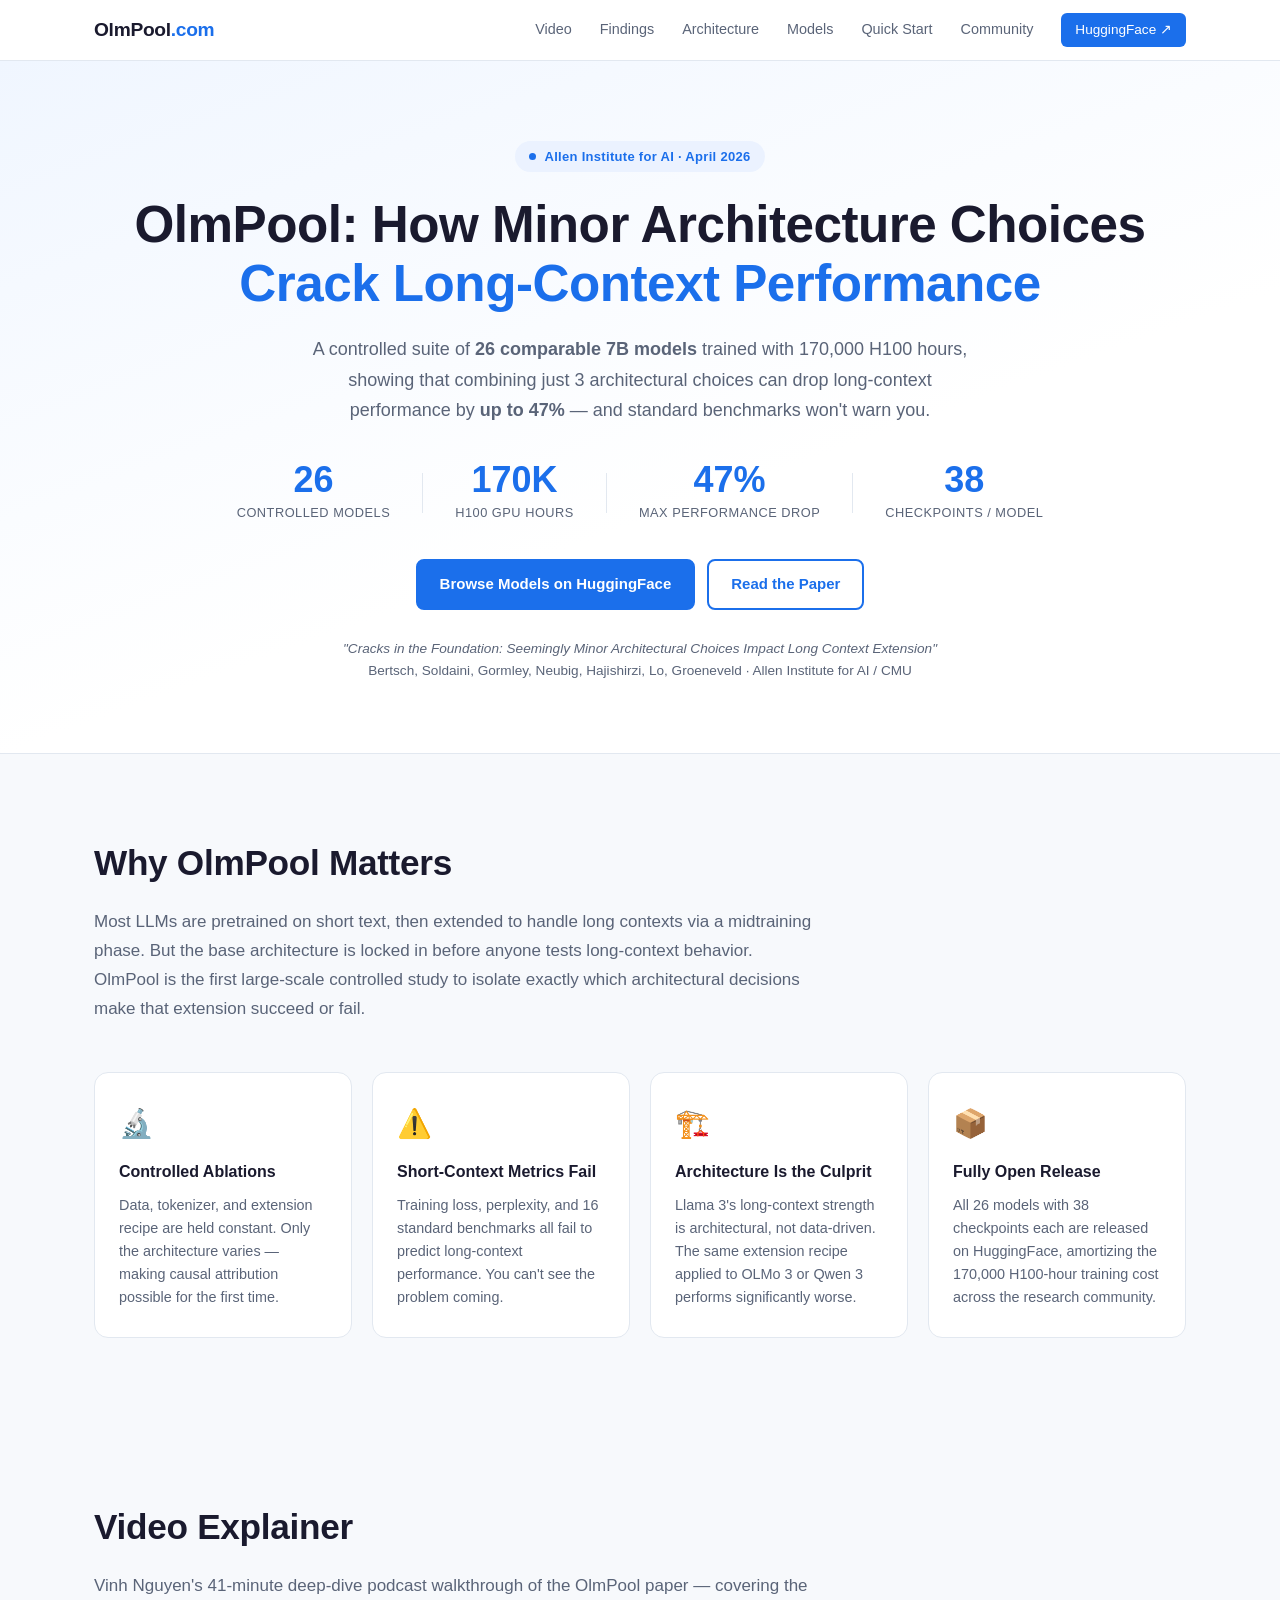
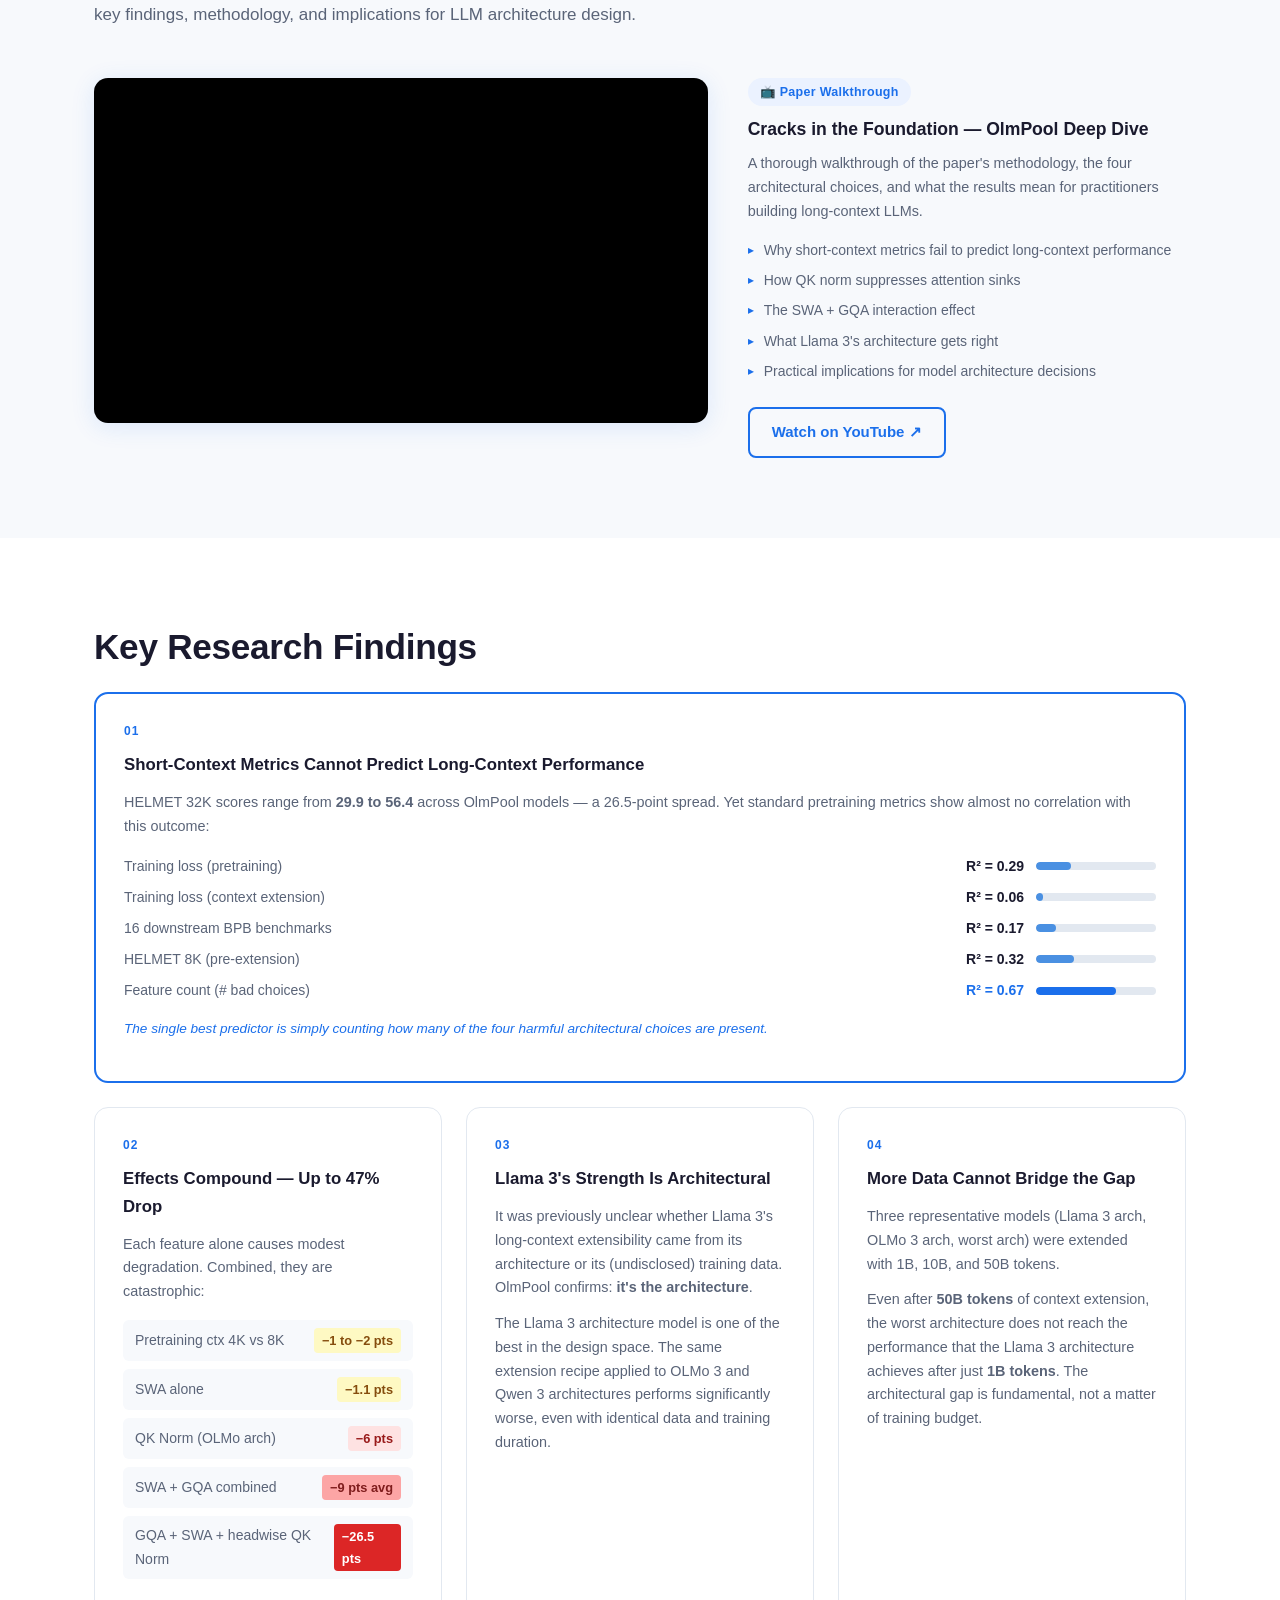
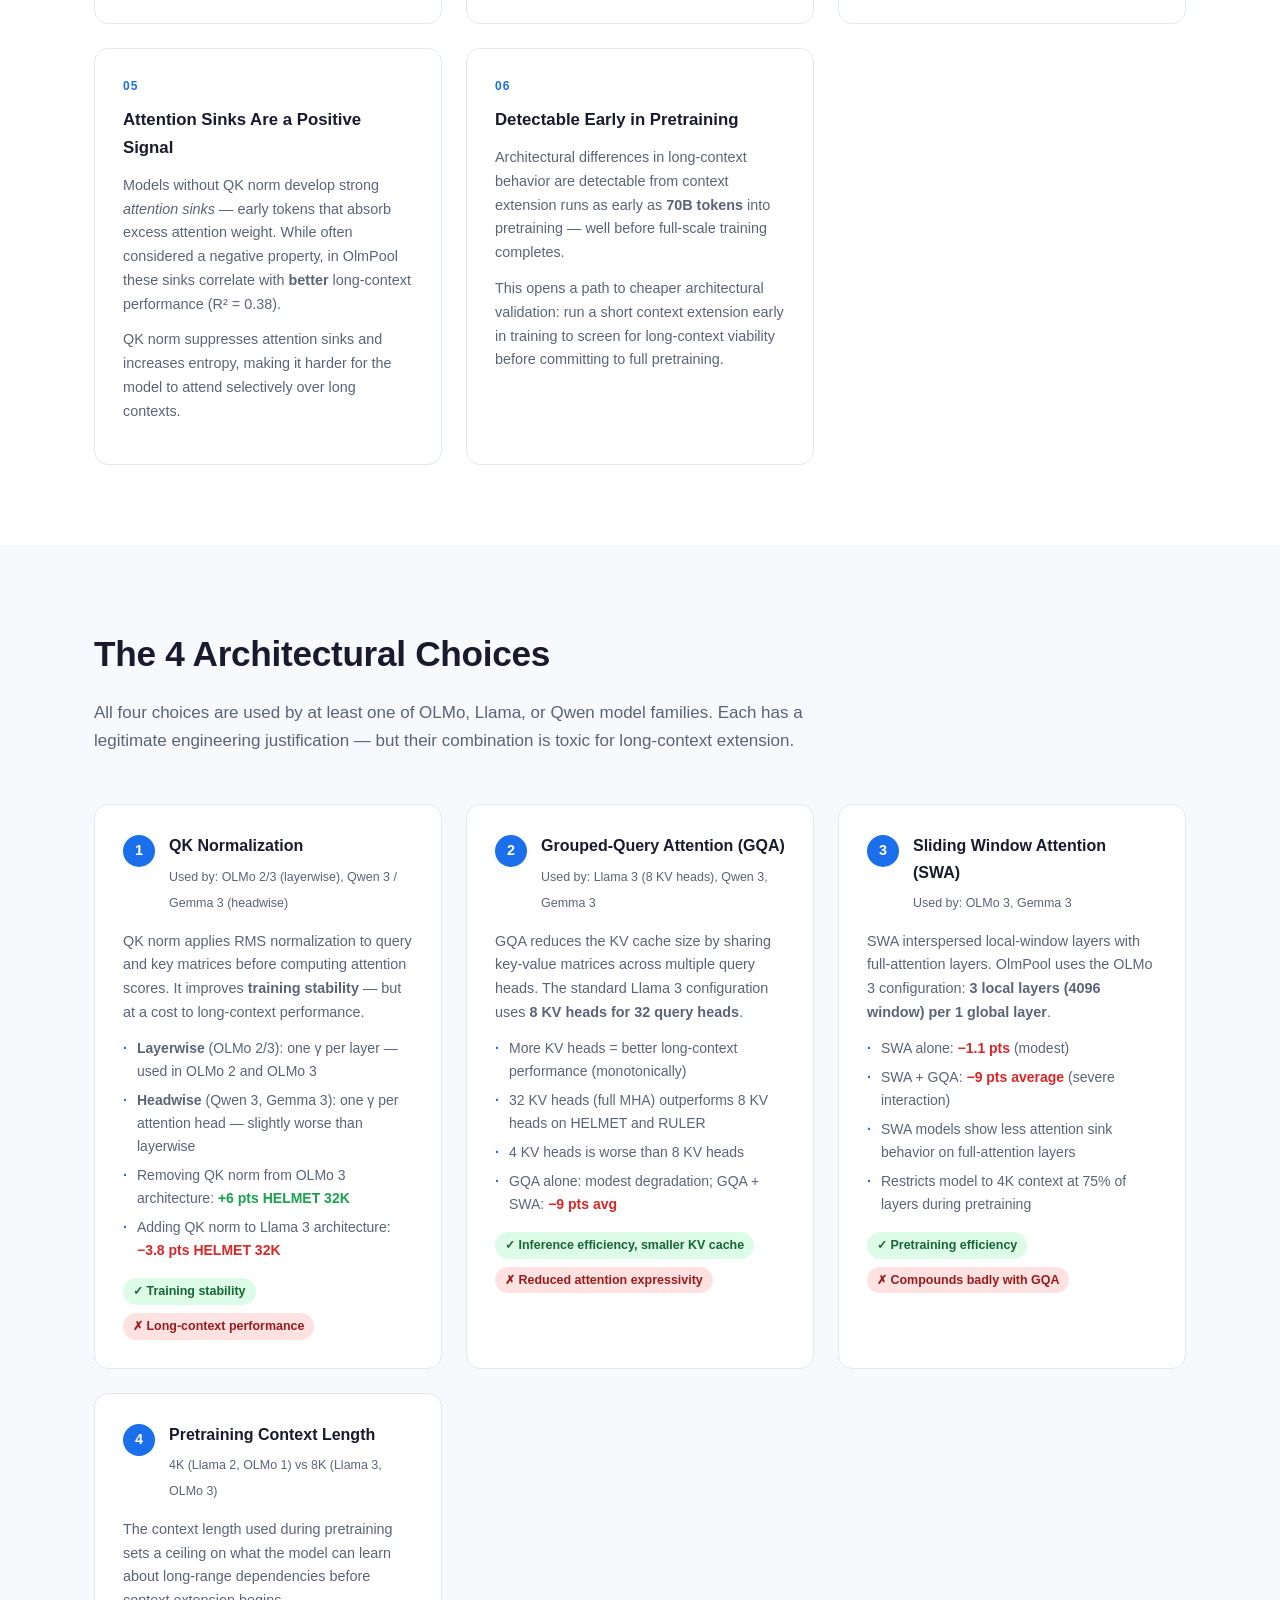
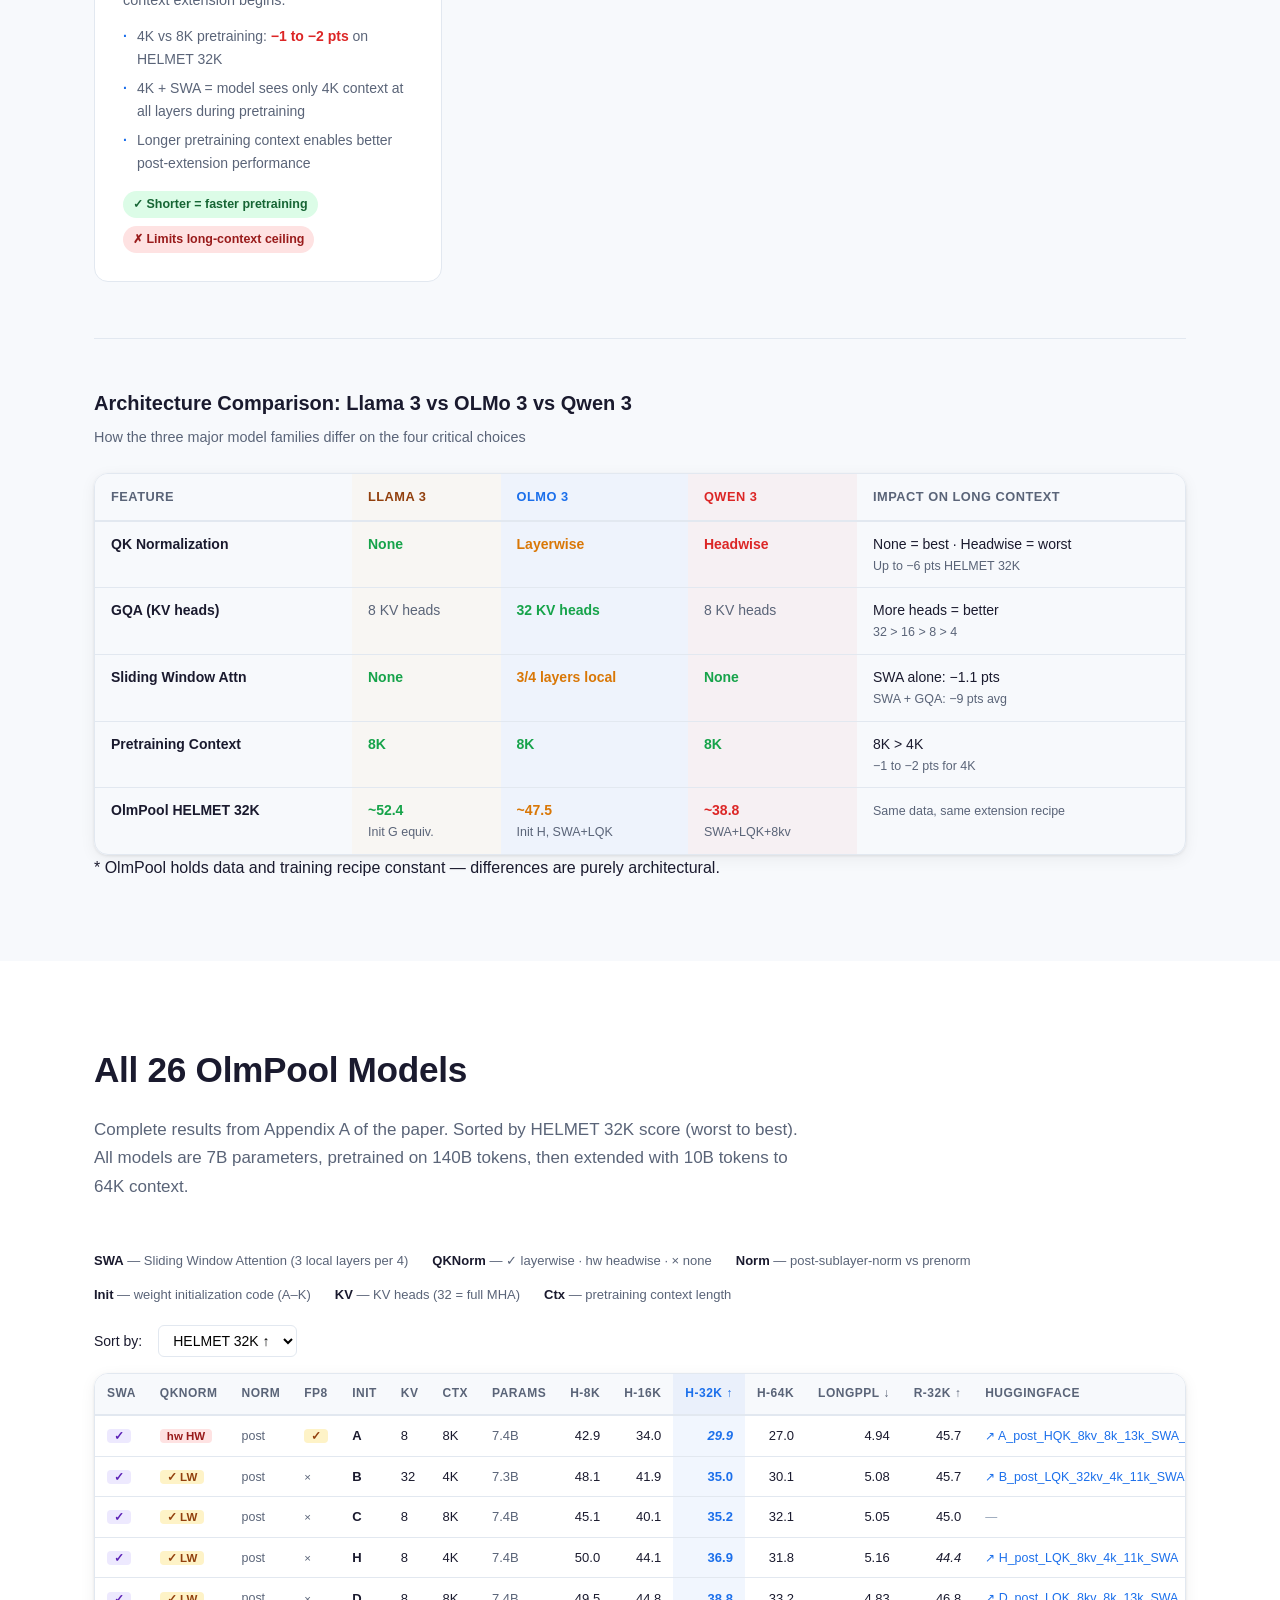
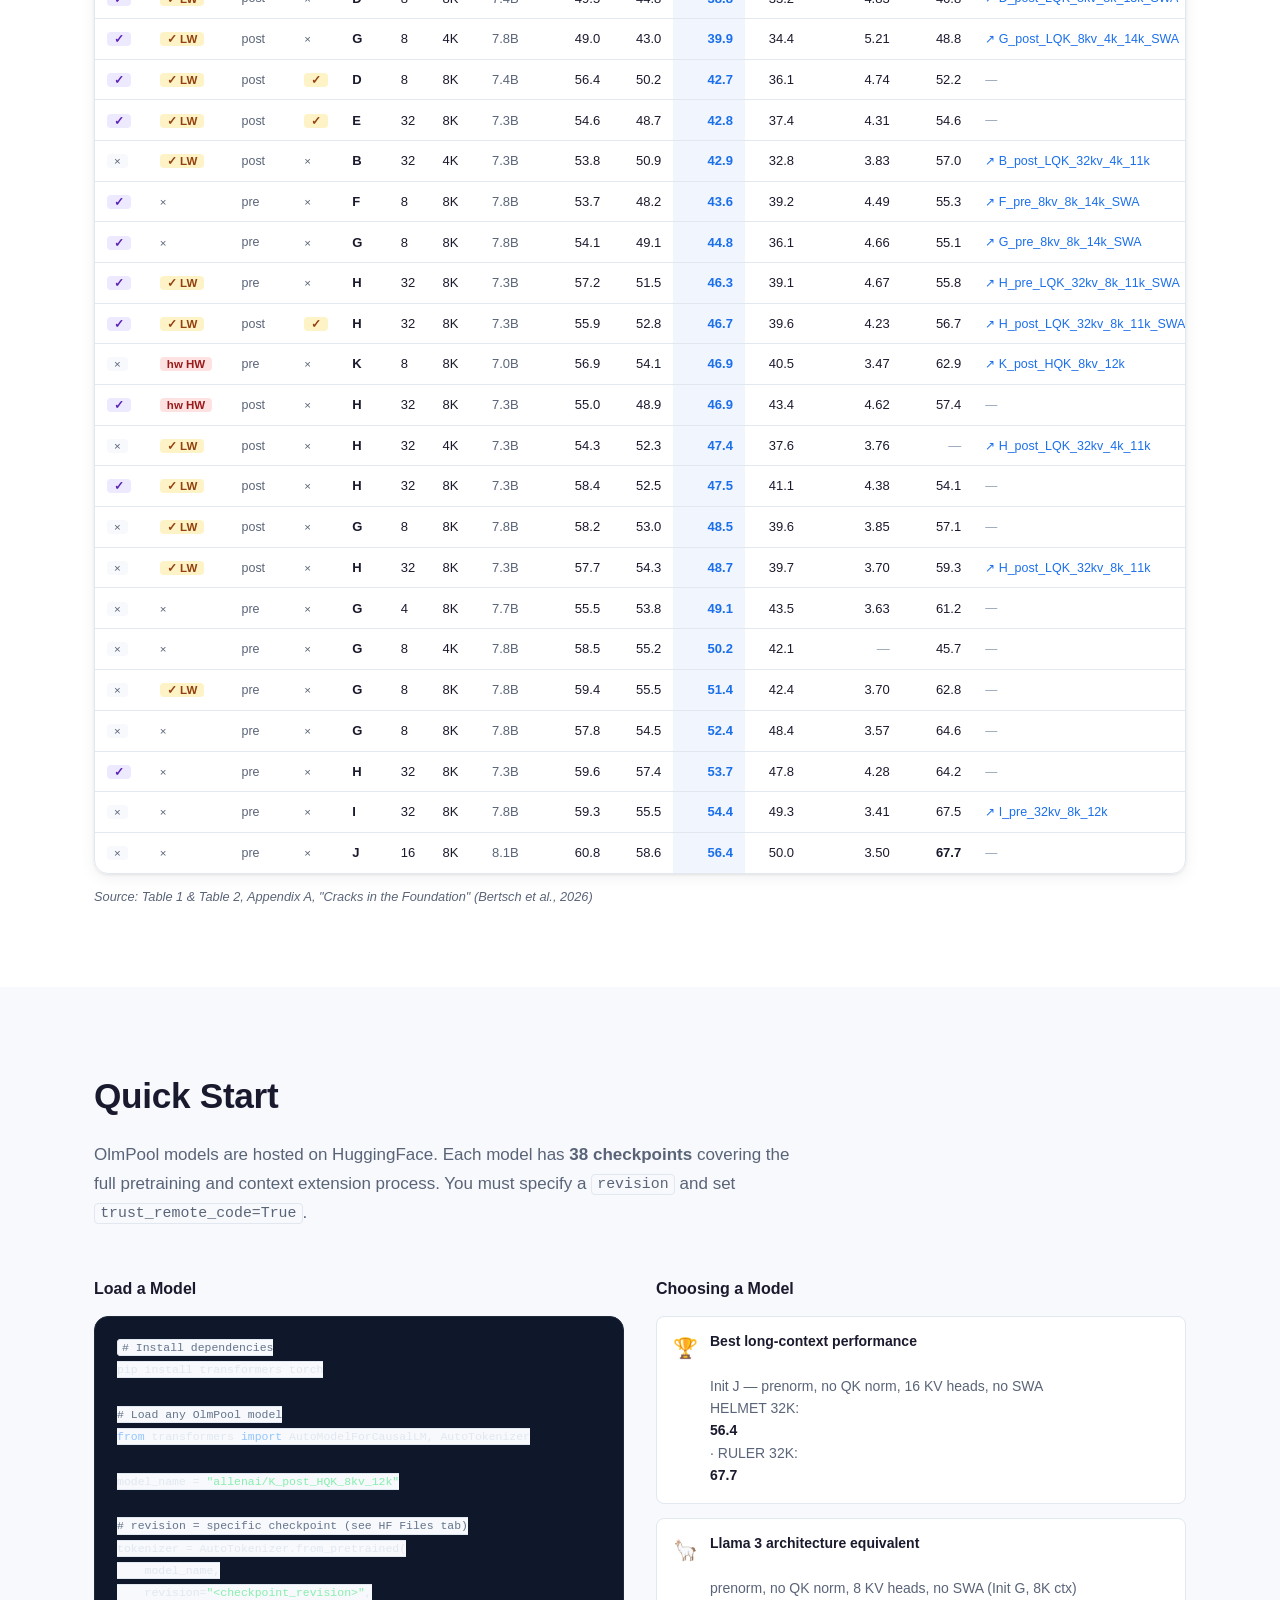
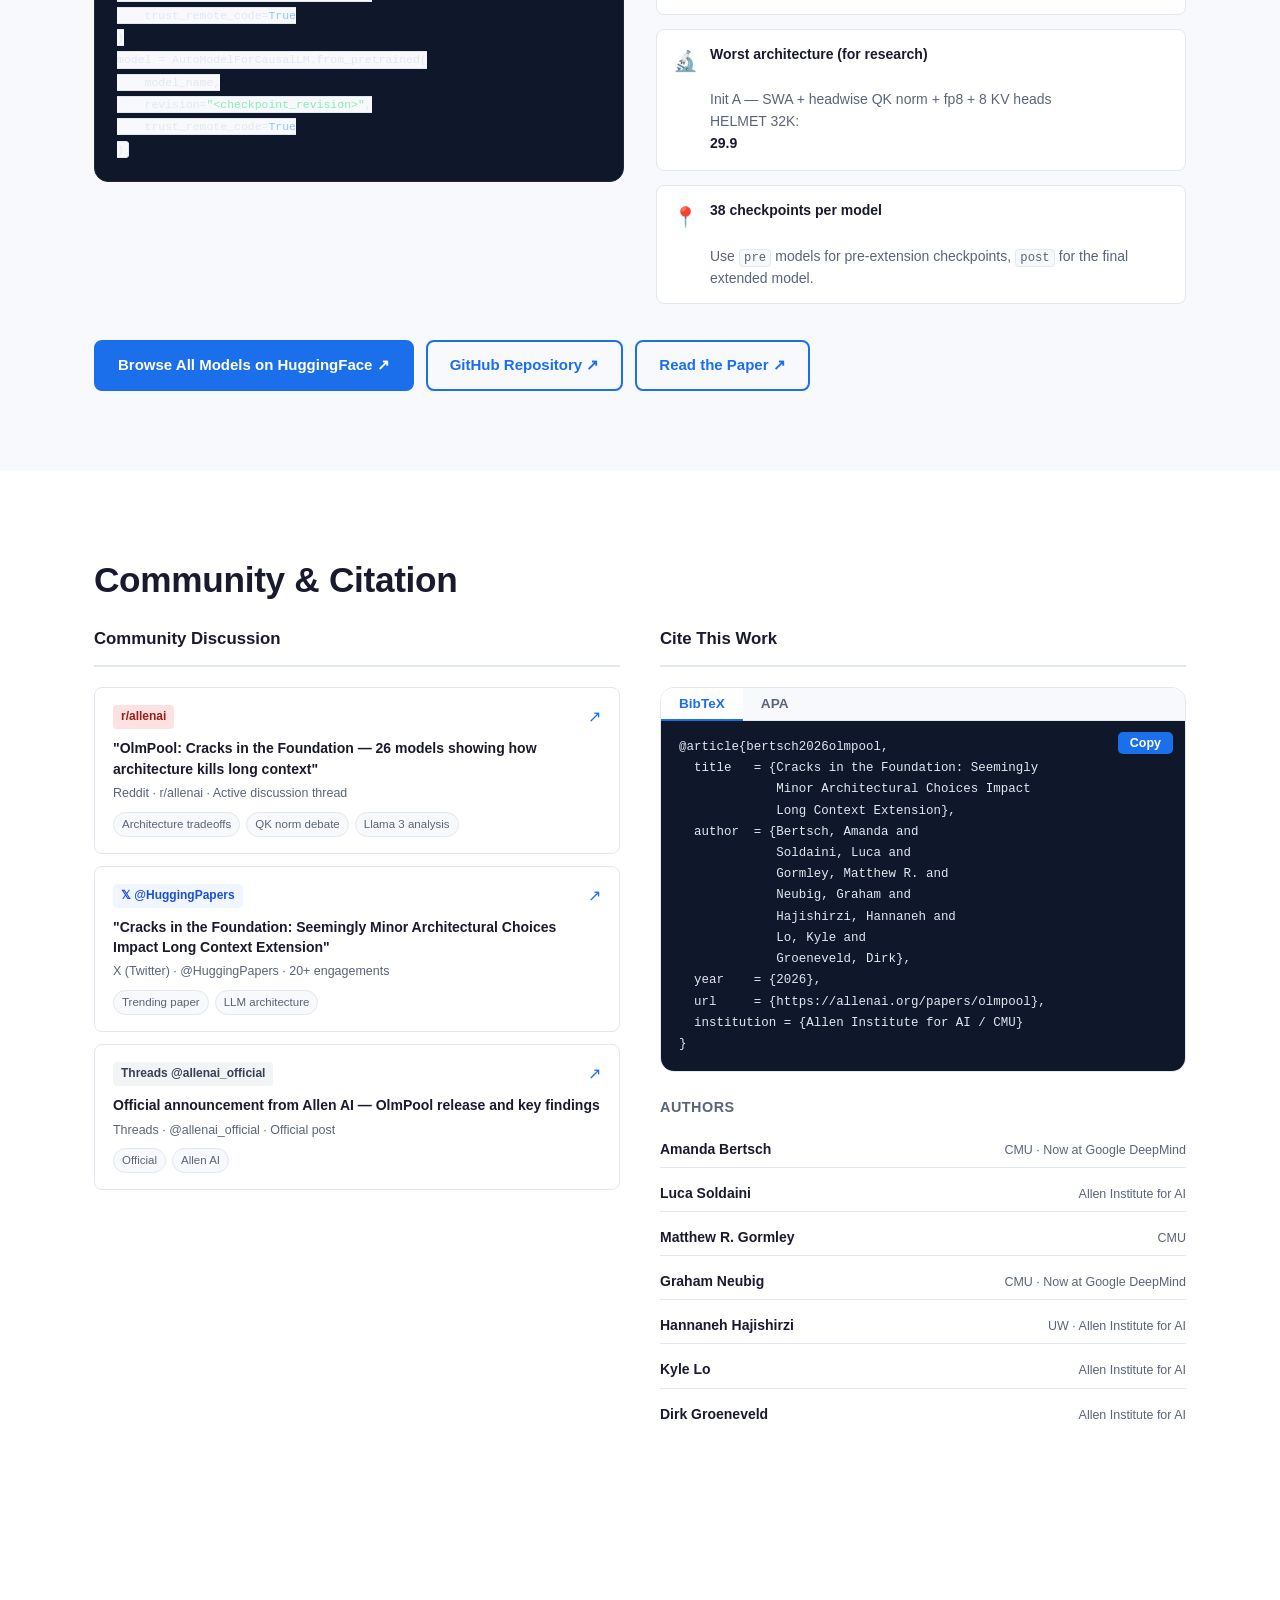
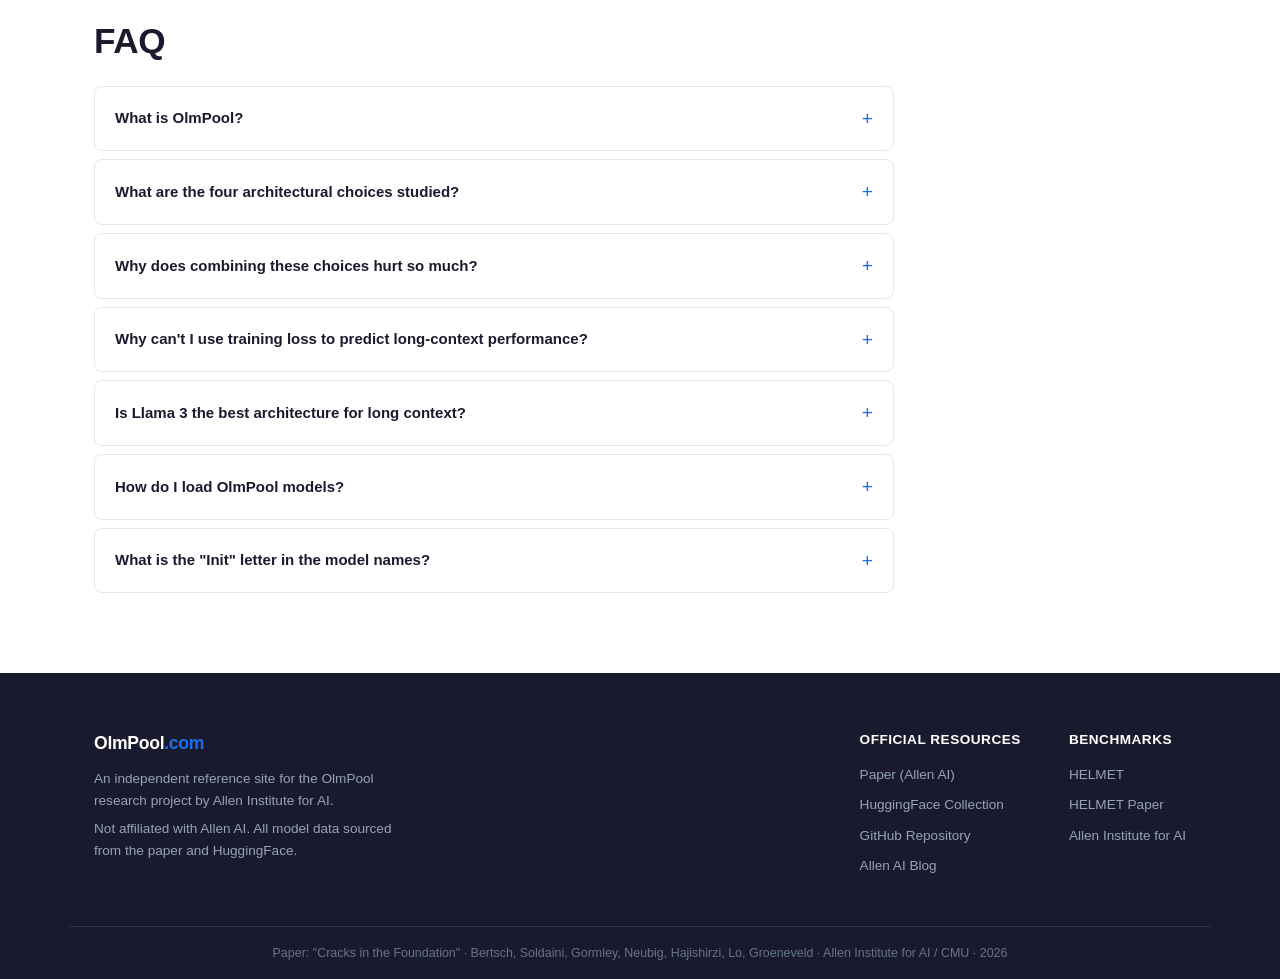
<file: site/index.html>
<!DOCTYPE html>
<html lang="en">
<head>
  <meta charset="UTF-8" />
  <meta name="viewport" content="width=device-width, initial-scale=1.0" />
  <title>OlmPool — 26 Controlled LLM Models Revealing How Architecture Impacts Long Context</title>
  <meta name="description" content="OlmPool is Allen AI's suite of 26 comparable 7B models showing how minor architectural choices—QK norm, GQA, sliding window attention, and pretraining context length—compound to reduce long-context performance by up to 47%." />
  <meta name="keywords" content="OlmPool, Allen AI, long context LLM, QK normalization, GQA, sliding window attention, HELMET benchmark, Cracks in the Foundation" />
  <meta name="author" content="olmpool.com" />
  <link rel="canonical" href="https://olmpool.com/" />

  <!-- Open Graph -->
  <meta property="og:title" content="OlmPool — How Architecture Choices Impact Long Context in LLMs" />
  <meta property="og:description" content="26 controlled 7B models from Allen AI revealing that combining 3+ minor architectural choices can drop long-context performance by up to 47%." />
  <meta property="og:type" content="website" />
  <meta property="og:url" content="https://olmpool.com/" />

  <!-- Structured Data -->
  <script type="application/ld+json">
  {
    "@context": "https://schema.org",
    "@type": "ScholarlyArticle",
    "name": "Cracks in the Foundation: Seemingly Minor Architectural Choices Impact Long Context Extension",
    "author": [
      {"@type": "Person", "name": "Amanda Bertsch"},
      {"@type": "Person", "name": "Luca Soldaini"},
      {"@type": "Person", "name": "Matthew R. Gormley"},
      {"@type": "Person", "name": "Graham Neubig"},
      {"@type": "Person", "name": "Hannaneh Hajishirzi"},
      {"@type": "Person", "name": "Kyle Lo"},
      {"@type": "Person", "name": "Dirk Groeneveld"}
    ],
    "publisher": {"@type": "Organization", "name": "Allen Institute for AI"},
    "url": "https://allenai.org/papers/olmpool",
    "description": "A controlled study of 26 comparable 7B LLMs showing how normalization, GQA, sliding window attention, and pretraining context length compound to reduce long-context extensibility."
  }
  </script>

  <link rel="stylesheet" href="style.css" />
</head>
<body>


<body>

<!-- ═══════════════════════════════════════════
     HEADER / NAV
═══════════════════════════════════════════ -->
<header class="site-header">
  <div class="container header-inner">
    <a href="/" class="logo">OlmPool<span class="logo-dot">.com</span></a>
    <nav class="site-nav">
      <a href="#video">Video</a>
      <a href="#findings">Findings</a>
      <a href="#architecture">Architecture</a>
      <a href="#models">Models</a>
      <a href="#quickstart">Quick Start</a>
      <a href="#community">Community</a>
      <a href="https://huggingface.co/collections/allenai/olmpool" target="_blank" rel="noopener" class="nav-cta">HuggingFace ↗</a>
    </nav>
  </div>
</header>

<!-- ═══════════════════════════════════════════
     HERO
═══════════════════════════════════════════ -->
<section class="hero">
  <div class="container">
    <div class="hero-badge">
      <span class="badge-dot"></span>
      Allen Institute for AI · April 2026
    </div>
    <h1 class="hero-title">
      OlmPool: How Minor Architecture Choices<br>
      <span class="hero-accent">Crack Long-Context Performance</span>
    </h1>
    <p class="hero-subtitle">
      A controlled suite of <strong>26 comparable 7B models</strong> trained with 170,000 H100 hours,
      showing that combining just 3 architectural choices can drop long-context performance by
      <strong>up to 47%</strong> — and standard benchmarks won't warn you.
    </p>
    <div class="hero-stats">
      <div class="stat">
        <span class="stat-num">26</span>
        <span class="stat-label">Controlled Models</span>
      </div>
      <div class="stat-divider"></div>
      <div class="stat">
        <span class="stat-num">170K</span>
        <span class="stat-label">H100 GPU Hours</span>
      </div>
      <div class="stat-divider"></div>
      <div class="stat">
        <span class="stat-num">47%</span>
        <span class="stat-label">Max Performance Drop</span>
      </div>
      <div class="stat-divider"></div>
      <div class="stat">
        <span class="stat-num">38</span>
        <span class="stat-label">Checkpoints / Model</span>
      </div>
    </div>
    <div class="hero-actions">
      <a href="https://huggingface.co/collections/allenai/olmpool" target="_blank" rel="noopener" class="btn btn-primary">Browse Models on HuggingFace</a>
      <a href="https://allenai.org/papers/olmpool" target="_blank" rel="noopener" class="btn btn-secondary">Read the Paper</a>
    </div>
    <p class="hero-paper">
      <em>"Cracks in the Foundation: Seemingly Minor Architectural Choices Impact Long Context Extension"</em><br>
      Bertsch, Soldaini, Gormley, Neubig, Hajishirzi, Lo, Groeneveld · Allen Institute for AI / CMU
    </p>
  </div>
</section>

<!-- ═══════════════════════════════════════════
     WHY IT MATTERS
═══════════════════════════════════════════ -->
<section class="section section-alt" id="why">
  <div class="container">
    <h2 class="section-title">Why OlmPool Matters</h2>
    <p class="section-lead">
      Most LLMs are pretrained on short text, then extended to handle long contexts via a midtraining phase.
      But the base architecture is locked in before anyone tests long-context behavior.
      OlmPool is the first large-scale controlled study to isolate exactly which architectural decisions make that extension succeed or fail.
    </p>
    <div class="cards-grid">
      <div class="card">
        <div class="card-icon">🔬</div>
        <h3>Controlled Ablations</h3>
        <p>Data, tokenizer, and extension recipe are held constant. Only the architecture varies — making causal attribution possible for the first time.</p>
      </div>
      <div class="card">
        <div class="card-icon">⚠️</div>
        <h3>Short-Context Metrics Fail</h3>
        <p>Training loss, perplexity, and 16 standard benchmarks all fail to predict long-context performance. You can't see the problem coming.</p>
      </div>
      <div class="card">
        <div class="card-icon">🏗️</div>
        <h3>Architecture Is the Culprit</h3>
        <p>Llama 3's long-context strength is architectural, not data-driven. The same extension recipe applied to OLMo 3 or Qwen 3 performs significantly worse.</p>
      </div>
      <div class="card">
        <div class="card-icon">📦</div>
        <h3>Fully Open Release</h3>
        <p>All 26 models with 38 checkpoints each are released on HuggingFace, amortizing the 170,000 H100-hour training cost across the research community.</p>
      </div>
    </div>
  </div>
</section>

<!-- ═══════════════════════════════════════════
     VIDEO
═══════════════════════════════════════════ -->
<section class="section section-alt" id="video">
  <div class="container">
    <h2 class="section-title">Video Explainer</h2>
    <p class="section-lead">
      Vinh Nguyen's 41-minute deep-dive podcast walkthrough of the OlmPool paper — covering the key findings, methodology, and implications for LLM architecture design.
    </p>
    <div class="video-layout">
      <div class="video-embed-wrap">
        <div class="video-embed">
          <iframe
            src="https://www.youtube.com/embed/I9p9QKb_x3w"
            title="OlmPool Paper Walkthrough — Vinh Nguyen"
            frameborder="0"
            allow="accelerometer; autoplay; clipboard-write; encrypted-media; gyroscope; picture-in-picture; web-share"
            allowfullscreen
            loading="lazy">
          </iframe>
        </div>
      </div>
      <div class="video-meta">
        <div class="video-tag">📺 Paper Walkthrough</div>
        <h3>Cracks in the Foundation — OlmPool Deep Dive</h3>
        <p>A thorough walkthrough of the paper's methodology, the four architectural choices, and what the results mean for practitioners building long-context LLMs.</p>
        <ul class="video-topics">
          <li>Why short-context metrics fail to predict long-context performance</li>
          <li>How QK norm suppresses attention sinks</li>
          <li>The SWA + GQA interaction effect</li>
          <li>What Llama 3's architecture gets right</li>
          <li>Practical implications for model architecture decisions</li>
        </ul>
        <a href="https://www.youtube.com/watch?v=I9p9QKb_x3w" target="_blank" rel="noopener" class="btn btn-secondary">Watch on YouTube ↗</a>
      </div>
    </div>
  </div>
</section>

<!-- ═══════════════════════════════════════════
     KEY FINDINGS
═══════════════════════════════════════════ -->
<section class="section" id="findings">
  <div class="container">
    <h2 class="section-title">Key Research Findings</h2>

    <div class="findings-grid">

      <div class="finding-card finding-card--major">
        <div class="finding-number">01</div>
        <h3>Short-Context Metrics Cannot Predict Long-Context Performance</h3>
        <p>
          HELMET 32K scores range from <strong>29.9 to 56.4</strong> across OlmPool models — a 26.5-point spread.
          Yet standard pretraining metrics show almost no correlation with this outcome:
        </p>
        <div class="metric-table">
          <div class="metric-row">
            <span class="metric-name">Training loss (pretraining)</span>
            <span class="metric-r2">R² = 0.29</span>
            <span class="metric-bar"><span style="width:29%"></span></span>
          </div>
          <div class="metric-row">
            <span class="metric-name">Training loss (context extension)</span>
            <span class="metric-r2">R² = 0.06</span>
            <span class="metric-bar"><span style="width:6%"></span></span>
          </div>
          <div class="metric-row">
            <span class="metric-name">16 downstream BPB benchmarks</span>
            <span class="metric-r2">R² = 0.17</span>
            <span class="metric-bar"><span style="width:17%"></span></span>
          </div>
          <div class="metric-row">
            <span class="metric-name">HELMET 8K (pre-extension)</span>
            <span class="metric-r2">R² = 0.32</span>
            <span class="metric-bar"><span style="width:32%"></span></span>
          </div>
          <div class="metric-row metric-row--best">
            <span class="metric-name">Feature count (# bad choices)</span>
            <span class="metric-r2">R² = 0.67</span>
            <span class="metric-bar"><span style="width:67%"></span></span>
          </div>
        </div>
        <p class="finding-note">The single best predictor is simply counting how many of the four harmful architectural choices are present.</p>
      </div>

      <div class="finding-card">
        <div class="finding-number">02</div>
        <h3>Effects Compound — Up to 47% Drop</h3>
        <p>Each feature alone causes modest degradation. Combined, they are catastrophic:</p>
        <div class="compound-viz">
          <div class="compound-row">
            <span class="compound-label">Pretraining ctx 4K vs 8K</span>
            <span class="compound-delta delta-small">−1 to −2 pts</span>
          </div>
          <div class="compound-row">
            <span class="compound-label">SWA alone</span>
            <span class="compound-delta delta-small">−1.1 pts</span>
          </div>
          <div class="compound-row">
            <span class="compound-label">QK Norm (OLMo arch)</span>
            <span class="compound-delta delta-medium">−6 pts</span>
          </div>
          <div class="compound-row">
            <span class="compound-label">SWA + GQA combined</span>
            <span class="compound-delta delta-large">−9 pts avg</span>
          </div>
          <div class="compound-row">
            <span class="compound-label">GQA + SWA + headwise QK Norm</span>
            <span class="compound-delta delta-worst">−26.5 pts</span>
          </div>
        </div>
      </div>

      <div class="finding-card">
        <div class="finding-number">03</div>
        <h3>Llama 3's Strength Is Architectural</h3>
        <p>
          It was previously unclear whether Llama 3's long-context extensibility came from its architecture or its (undisclosed) training data.
          OlmPool confirms: <strong>it's the architecture</strong>.
        </p>
        <p>
          The Llama 3 architecture model is one of the best in the design space.
          The same extension recipe applied to OLMo 3 and Qwen 3 architectures performs significantly worse,
          even with identical data and training duration.
        </p>
      </div>

      <div class="finding-card">
        <div class="finding-number">04</div>
        <h3>More Data Cannot Bridge the Gap</h3>
        <p>
          Three representative models (Llama 3 arch, OLMo 3 arch, worst arch) were extended with 1B, 10B, and 50B tokens.
        </p>
        <p>
          Even after <strong>50B tokens</strong> of context extension, the worst architecture does not reach the performance
          that the Llama 3 architecture achieves after just <strong>1B tokens</strong>.
          The architectural gap is fundamental, not a matter of training budget.
        </p>
      </div>

      <div class="finding-card">
        <div class="finding-number">05</div>
        <h3>Attention Sinks Are a Positive Signal</h3>
        <p>
          Models without QK norm develop strong <em>attention sinks</em> — early tokens that absorb excess attention weight.
          While often considered a negative property, in OlmPool these sinks correlate with <strong>better</strong> long-context performance (R² = 0.38).
        </p>
        <p>
          QK norm suppresses attention sinks and increases entropy, making it harder for the model to attend selectively over long contexts.
        </p>
      </div>

      <div class="finding-card">
        <div class="finding-number">06</div>
        <h3>Detectable Early in Pretraining</h3>
        <p>
          Architectural differences in long-context behavior are detectable from context extension runs
          as early as <strong>70B tokens</strong> into pretraining — well before full-scale training completes.
        </p>
        <p>
          This opens a path to cheaper architectural validation: run a short context extension early in training
          to screen for long-context viability before committing to full pretraining.
        </p>
      </div>

    </div>
  </div>
</section>

<!-- ═══════════════════════════════════════════
     THE 4 ARCHITECTURAL CHOICES
═══════════════════════════════════════════ -->
<section class="section section-alt" id="architecture">
  <div class="container">
    <h2 class="section-title">The 4 Architectural Choices</h2>
    <p class="section-lead">
      All four choices are used by at least one of OLMo, Llama, or Qwen model families.
      Each has a legitimate engineering justification — but their combination is toxic for long-context extension.
    </p>

    <div class="arch-grid">

      <div class="arch-card">
        <div class="arch-header">
          <span class="arch-num">1</span>
          <div>
            <h3 class="arch-title">QK Normalization</h3>
            <span class="arch-used-by">Used by: OLMo 2/3 (layerwise), Qwen 3 / Gemma 3 (headwise)</span>
          </div>
        </div>
        <p>
          QK norm applies RMS normalization to query and key matrices before computing attention scores.
          It improves <strong>training stability</strong> — but at a cost to long-context performance.
        </p>
        <ul class="arch-details">
          <li><strong>Layerwise</strong> (OLMo 2/3): one γ per layer — used in OLMo 2 and OLMo 3</li>
          <li><strong>Headwise</strong> (Qwen 3, Gemma 3): one γ per attention head — slightly worse than layerwise</li>
          <li>Removing QK norm from OLMo 3 architecture: <span class="delta-good">+6 pts HELMET 32K</span></li>
          <li>Adding QK norm to Llama 3 architecture: <span class="delta-bad">−3.8 pts HELMET 32K</span></li>
        </ul>
        <div class="arch-tradeoff">
          <span class="tradeoff-pro">✓ Training stability</span>
          <span class="tradeoff-con">✗ Long-context performance</span>
        </div>
      </div>

      <div class="arch-card">
        <div class="arch-header">
          <span class="arch-num">2</span>
          <div>
            <h3 class="arch-title">Grouped-Query Attention (GQA)</h3>
            <span class="arch-used-by">Used by: Llama 3 (8 KV heads), Qwen 3, Gemma 3</span>
          </div>
        </div>
        <p>
          GQA reduces the KV cache size by sharing key-value matrices across multiple query heads.
          The standard Llama 3 configuration uses <strong>8 KV heads for 32 query heads</strong>.
        </p>
        <ul class="arch-details">
          <li>More KV heads = better long-context performance (monotonically)</li>
          <li>32 KV heads (full MHA) outperforms 8 KV heads on HELMET and RULER</li>
          <li>4 KV heads is worse than 8 KV heads</li>
          <li>GQA alone: modest degradation; GQA + SWA: <span class="delta-bad">−9 pts avg</span></li>
        </ul>
        <div class="arch-tradeoff">
          <span class="tradeoff-pro">✓ Inference efficiency, smaller KV cache</span>
          <span class="tradeoff-con">✗ Reduced attention expressivity</span>
        </div>
      </div>

      <div class="arch-card">
        <div class="arch-header">
          <span class="arch-num">3</span>
          <div>
            <h3 class="arch-title">Sliding Window Attention (SWA)</h3>
            <span class="arch-used-by">Used by: OLMo 3, Gemma 3</span>
          </div>
        </div>
        <p>
          SWA interspersed local-window layers with full-attention layers.
          OlmPool uses the OLMo 3 configuration: <strong>3 local layers (4096 window) per 1 global layer</strong>.
        </p>
        <ul class="arch-details">
          <li>SWA alone: <span class="delta-bad">−1.1 pts</span> (modest)</li>
          <li>SWA + GQA: <span class="delta-bad">−9 pts average</span> (severe interaction)</li>
          <li>SWA models show less attention sink behavior on full-attention layers</li>
          <li>Restricts model to 4K context at 75% of layers during pretraining</li>
        </ul>
        <div class="arch-tradeoff">
          <span class="tradeoff-pro">✓ Pretraining efficiency</span>
          <span class="tradeoff-con">✗ Compounds badly with GQA</span>
        </div>
      </div>

      <div class="arch-card">
        <div class="arch-header">
          <span class="arch-num">4</span>
          <div>
            <h3 class="arch-title">Pretraining Context Length</h3>
            <span class="arch-used-by">4K (Llama 2, OLMo 1) vs 8K (Llama 3, OLMo 3)</span>
          </div>
        </div>
        <p>
          The context length used during pretraining sets a ceiling on what the model can learn about long-range dependencies
          before context extension begins.
        </p>
        <ul class="arch-details">
          <li>4K vs 8K pretraining: <span class="delta-bad">−1 to −2 pts</span> on HELMET 32K</li>
          <li>4K + SWA = model sees only 4K context at all layers during pretraining</li>
          <li>Longer pretraining context enables better post-extension performance</li>
        </ul>
        <div class="arch-tradeoff">
          <span class="tradeoff-pro">✓ Shorter = faster pretraining</span>
          <span class="tradeoff-con">✗ Limits long-context ceiling</span>
        </div>
      </div>

    </div>

    <!-- Architecture Comparison Table -->
    <div class="arch-compare">
      <h3 class="arch-compare-title">Architecture Comparison: Llama 3 vs OLMo 3 vs Qwen 3</h3>
      <p class="arch-compare-sub">How the three major model families differ on the four critical choices</p>
      <div class="compare-table-wrap">
        <table class="compare-table">
          <thead>
            <tr>
              <th>Feature</th>
              <th class="col-llama">Llama 3</th>
              <th class="col-olmo">OLMo 3</th>
              <th class="col-qwen">Qwen 3</th>
              <th>Impact on Long Context</th>
            </tr>
          </thead>
          <tbody>
            <tr>
              <td><strong>QK Normalization</strong></td>
              <td class="col-llama"><span class="cmp-good">None</span></td>
              <td class="col-olmo"><span class="cmp-bad">Layerwise</span></td>
              <td class="col-qwen"><span class="cmp-worst">Headwise</span></td>
              <td>None = best · Headwise = worst<br><span class="cmp-note">Up to −6 pts HELMET 32K</span></td>
            </tr>
            <tr>
              <td><strong>GQA (KV heads)</strong></td>
              <td class="col-llama"><span class="cmp-mid">8 KV heads</span></td>
              <td class="col-olmo"><span class="cmp-good">32 KV heads</span></td>
              <td class="col-qwen"><span class="cmp-mid">8 KV heads</span></td>
              <td>More heads = better<br><span class="cmp-note">32 &gt; 16 &gt; 8 &gt; 4</span></td>
            </tr>
            <tr>
              <td><strong>Sliding Window Attn</strong></td>
              <td class="col-llama"><span class="cmp-good">None</span></td>
              <td class="col-olmo"><span class="cmp-bad">3/4 layers local</span></td>
              <td class="col-qwen"><span class="cmp-good">None</span></td>
              <td>SWA alone: −1.1 pts<br><span class="cmp-note">SWA + GQA: −9 pts avg</span></td>
            </tr>
            <tr>
              <td><strong>Pretraining Context</strong></td>
              <td class="col-llama"><span class="cmp-good">8K</span></td>
              <td class="col-olmo"><span class="cmp-good">8K</span></td>
              <td class="col-qwen"><span class="cmp-good">8K</span></td>
              <td>8K &gt; 4K<br><span class="cmp-note">−1 to −2 pts for 4K</span></td>
            </tr>
            <tr class="compare-row-result">
              <td><strong>OlmPool HELMET 32K</strong></td>
              <td class="col-llama"><strong class="cmp-good">~52.4</strong><br><span class="cmp-note">Init G equiv.</span></td>
              <td class="col-olmo"><strong class="cmp-bad">~47.5</strong><br><span class="cmp-note">Init H, SWA+LQK</span></td>
              <td class="col-qwen"><strong class="cmp-worst">~38.8</strong><br><span class="cmp-note">SWA+LQK+8kv</span></td>
              <td><span class="cmp-note">Same data, same extension recipe</span></td>
            </tr>
          </tbody>
        </table>
      </div>
      <p class="arch-compare-note">* OlmPool holds data and training recipe constant — differences are purely architectural.</p>
    </div>

  </div>
</section>

<!-- ═══════════════════════════════════════════
     MODEL TABLE
═══════════════════════════════════════════ -->
<section class="section" id="models">
  <div class="container">
    <h2 class="section-title">All 26 OlmPool Models</h2>
    <p class="section-lead">
      Complete results from Appendix A of the paper. Sorted by HELMET 32K score (worst to best).
      All models are 7B parameters, pretrained on 140B tokens, then extended with 10B tokens to 64K context.
    </p>

    <div class="table-legend">
      <span class="legend-item"><strong>SWA</strong> — Sliding Window Attention (3 local layers per 4)</span>
      <span class="legend-item"><strong>QKNorm</strong> — ✓ layerwise · hw headwise · × none</span>
      <span class="legend-item"><strong>Norm</strong> — post-sublayer-norm vs prenorm</span>
      <span class="legend-item"><strong>Init</strong> — weight initialization code (A–K)</span>
      <span class="legend-item"><strong>KV</strong> — KV heads (32 = full MHA)</span>
      <span class="legend-item"><strong>Ctx</strong> — pretraining context length</span>
    </div>

    <div class="table-controls">
      <label for="sort-select">Sort by:</label>
      <select id="sort-select">
        <option value="helmet32">HELMET 32K ↑</option>
        <option value="ruler32">RULER 32K ↑</option>
        <option value="longppl">LongPPL ↓</option>
      </select>
    </div>

    <div class="table-wrap">
      <table class="models-table" id="models-table">
        <thead>
          <tr>
            <th>SWA</th>
            <th>QKNorm</th>
            <th>Norm</th>
            <th>fp8</th>
            <th>Init</th>
            <th>KV</th>
            <th>Ctx</th>
            <th>Params</th>
            <th class="col-score">H-8K</th>
            <th class="col-score">H-16K</th>
            <th class="col-score col-highlight">H-32K ↑</th>
            <th class="col-score">H-64K</th>
            <th class="col-score">LongPPL ↓</th>
            <th class="col-score">R-32K ↑</th>
            <th>HuggingFace</th>
          </tr>
        </thead>
        <tbody id="models-tbody"></tbody>
      </table>
    </div>
    <p class="table-source">Source: Table 1 &amp; Table 2, Appendix A, "Cracks in the Foundation" (Bertsch et al., 2026)</p>
  </div>
</section>

<!-- ═══════════════════════════════════════════
     QUICK START
═══════════════════════════════════════════ -->
<section class="section section-alt" id="quickstart">
  <div class="container">
    <h2 class="section-title">Quick Start</h2>
    <p class="section-lead">
      OlmPool models are hosted on HuggingFace. Each model has <strong>38 checkpoints</strong> covering the full pretraining and context extension process.
      You must specify a <code>revision</code> and set <code>trust_remote_code=True</code>.
    </p>

    <div class="qs-grid">
      <div class="qs-block">
        <h3>Load a Model</h3>
        <pre class="code-block"><code><span class="c"># Install dependencies</span>
pip install transformers torch

<span class="c"># Load any OlmPool model</span>
<span class="k">from</span> transformers <span class="k">import</span> AutoModelForCausalLM, AutoTokenizer

model_name = <span class="s">"allenai/K_post_HQK_8kv_12k"</span>

<span class="c"># revision = specific checkpoint (see HF Files tab)</span>
tokenizer = AutoTokenizer.from_pretrained(
    model_name,
    revision=<span class="s">"&lt;checkpoint_revision&gt;"</span>,
    trust_remote_code=<span class="k">True</span>
)
model = AutoModelForCausalLM.from_pretrained(
    model_name,
    revision=<span class="s">"&lt;checkpoint_revision&gt;"</span>,
    trust_remote_code=<span class="k">True</span>
)</code></pre>
      </div>

      <div class="qs-block">
        <h3>Choosing a Model</h3>
        <div class="qs-tips">
          <div class="qs-tip">
            <span class="tip-icon">🏆</span>
            <div>
              <strong>Best long-context performance</strong><br>
              Init J — prenorm, no QK norm, 16 KV heads, no SWA<br>
              HELMET 32K: <strong>56.4</strong> · RULER 32K: <strong>67.7</strong>
            </div>
          </div>
          <div class="qs-tip">
            <span class="tip-icon">🦙</span>
            <div>
              <strong>Llama 3 architecture equivalent</strong><br>
              prenorm, no QK norm, 8 KV heads, no SWA (Init G, 8K ctx)
            </div>
          </div>
          <div class="qs-tip">
            <span class="tip-icon">🔬</span>
            <div>
              <strong>Worst architecture (for research)</strong><br>
              Init A — SWA + headwise QK norm + fp8 + 8 KV heads<br>
              HELMET 32K: <strong>29.9</strong>
            </div>
          </div>
          <div class="qs-tip">
            <span class="tip-icon">📍</span>
            <div>
              <strong>38 checkpoints per model</strong><br>
              Use <code>pre</code> models for pre-extension checkpoints,
              <code>post</code> for the final extended model.
            </div>
          </div>
        </div>
      </div>
    </div>

    <div class="qs-links">
      <a href="https://huggingface.co/collections/allenai/olmpool" target="_blank" rel="noopener" class="btn btn-primary">Browse All Models on HuggingFace ↗</a>
      <a href="https://github.com/allenai/olmpool" target="_blank" rel="noopener" class="btn btn-secondary">GitHub Repository ↗</a>
      <a href="https://allenai.org/papers/olmpool" target="_blank" rel="noopener" class="btn btn-secondary">Read the Paper ↗</a>
    </div>
  </div>
</section>

<!-- ═══════════════════════════════════════════
     COMMUNITY & CITATION
═══════════════════════════════════════════ -->
<section class="section" id="community">
  <div class="container">
    <h2 class="section-title">Community &amp; Citation</h2>
    <div class="community-grid">

      <!-- Community Discussion -->
      <div class="community-col">
        <h3 class="community-col-title">Community Discussion</h3>

        <a href="https://www.reddit.com/r/allenai/comments/1t06g0d/" target="_blank" rel="noopener" class="discussion-card">
          <div class="disc-header">
            <span class="disc-source disc-reddit">r/allenai</span>
            <span class="disc-arrow">↗</span>
          </div>
          <p class="disc-title">"OlmPool: Cracks in the Foundation — 26 models showing how architecture kills long context"</p>
          <p class="disc-meta">Reddit · r/allenai · Active discussion thread</p>
          <div class="disc-topics">
            <span class="disc-tag">Architecture tradeoffs</span>
            <span class="disc-tag">QK norm debate</span>
            <span class="disc-tag">Llama 3 analysis</span>
          </div>
        </a>

        <a href="https://x.com/HuggingPapers/status/2049935216274260254" target="_blank" rel="noopener" class="discussion-card">
          <div class="disc-header">
            <span class="disc-source disc-twitter">𝕏 @HuggingPapers</span>
            <span class="disc-arrow">↗</span>
          </div>
          <p class="disc-title">"Cracks in the Foundation: Seemingly Minor Architectural Choices Impact Long Context Extension"</p>
          <p class="disc-meta">X (Twitter) · @HuggingPapers · 20+ engagements</p>
          <div class="disc-topics">
            <span class="disc-tag">Trending paper</span>
            <span class="disc-tag">LLM architecture</span>
          </div>
        </a>

        <a href="https://www.threads.com/@allenai_official/post/DXxGjdymm9G" target="_blank" rel="noopener" class="discussion-card">
          <div class="disc-header">
            <span class="disc-source disc-threads">Threads @allenai_official</span>
            <span class="disc-arrow">↗</span>
          </div>
          <p class="disc-title">Official announcement from Allen AI — OlmPool release and key findings</p>
          <p class="disc-meta">Threads · @allenai_official · Official post</p>
          <div class="disc-topics">
            <span class="disc-tag">Official</span>
            <span class="disc-tag">Allen AI</span>
          </div>
        </a>
      </div>

      <!-- Citation -->
      <div class="community-col">
        <h3 class="community-col-title">Cite This Work</h3>

        <div class="citation-block">
          <div class="citation-tabs">
            <button class="cite-tab active" data-tab="bibtex">BibTeX</button>
            <button class="cite-tab" data-tab="apa">APA</button>
          </div>
          <div class="cite-content" id="cite-bibtex">
<pre class="cite-code">@article{bertsch2026olmpool,
  title   = {Cracks in the Foundation: Seemingly
             Minor Architectural Choices Impact
             Long Context Extension},
  author  = {Bertsch, Amanda and
             Soldaini, Luca and
             Gormley, Matthew R. and
             Neubig, Graham and
             Hajishirzi, Hannaneh and
             Lo, Kyle and
             Groeneveld, Dirk},
  year    = {2026},
  url     = {https://allenai.org/papers/olmpool},
  institution = {Allen Institute for AI / CMU}
}</pre>
          </div>
          <div class="cite-content hidden" id="cite-apa">
<pre class="cite-code">Bertsch, A., Soldaini, L., Gormley, M. R.,
Neubig, G., Hajishirzi, H., Lo, K., &amp;
Groeneveld, D. (2026). Cracks in the
Foundation: Seemingly Minor Architectural
Choices Impact Long Context Extension.
Allen Institute for AI.
https://allenai.org/papers/olmpool</pre>
          </div>
          <button class="copy-btn" id="copy-cite">Copy</button>
        </div>

        <div class="authors-block">
          <h4>Authors</h4>
          <div class="authors-list">
            <div class="author-item">
              <span class="author-name">Amanda Bertsch</span>
              <span class="author-aff">CMU · Now at Google DeepMind</span>
            </div>
            <div class="author-item">
              <span class="author-name">Luca Soldaini</span>
              <span class="author-aff">Allen Institute for AI</span>
            </div>
            <div class="author-item">
              <span class="author-name">Matthew R. Gormley</span>
              <span class="author-aff">CMU</span>
            </div>
            <div class="author-item">
              <span class="author-name">Graham Neubig</span>
              <span class="author-aff">CMU · Now at Google DeepMind</span>
            </div>
            <div class="author-item">
              <span class="author-name">Hannaneh Hajishirzi</span>
              <span class="author-aff">UW · Allen Institute for AI</span>
            </div>
            <div class="author-item">
              <span class="author-name">Kyle Lo</span>
              <span class="author-aff">Allen Institute for AI</span>
            </div>
            <div class="author-item">
              <span class="author-name">Dirk Groeneveld</span>
              <span class="author-aff">Allen Institute for AI</span>
            </div>
          </div>
        </div>
      </div>

    </div>
  </div>
</section>

<!-- ═══════════════════════════════════════════
     FAQ
═══════════════════════════════════════════ -->
<section class="section" id="faq">
  <div class="container">
    <h2 class="section-title">FAQ</h2>
    <div class="faq-list">

      <details class="faq-item">
        <summary>What is OlmPool?</summary>
        <p>OlmPool is a suite of 26 comparable 7B language models released by Allen Institute for AI (Ai2) in April 2026. Each model is trained with identical data and optimization settings, varying only in four architectural choices: QK normalization, grouped-query attention (GQA), sliding window attention (SWA), and pretraining context length. The goal is to isolate how these choices affect long-context extensibility.</p>
      </details>

      <details class="faq-item">
        <summary>What are the four architectural choices studied?</summary>
        <p>The four choices are: (1) <strong>QK Normalization</strong> — layerwise or headwise RMS norm applied to queries and keys; (2) <strong>Grouped-Query Attention (GQA)</strong> — sharing KV matrices across query heads to reduce cache size; (3) <strong>Sliding Window Attention (SWA)</strong> — using local-window attention in most layers; (4) <strong>Pretraining Context Length</strong> — 4K vs 8K tokens during pretraining.</p>
      </details>

      <details class="faq-item">
        <summary>Why does combining these choices hurt so much?</summary>
        <p>Each choice individually reduces the expressivity of the attention mechanism. GQA reduces the number of independent attention patterns. SWA restricts the context window at most layers. QK norm suppresses attention sinks and increases entropy. When combined, these effects compound non-linearly — the worst configuration (GQA + SWA + headwise QK norm) drops HELMET 32K by 26.5 points.</p>
      </details>

      <details class="faq-item">
        <summary>Why can't I use training loss to predict long-context performance?</summary>
        <p>Training loss correlates only weakly with long-context performance (R² = 0.29 for pretraining loss, R² = 0.06 for context extension loss). All 26 OlmPool models have very similar short-context metrics — the architectural differences only manifest after context extension. This is why the problem is so insidious: you can't see it coming from standard monitoring.</p>
      </details>

      <details class="faq-item">
        <summary>Is Llama 3 the best architecture for long context?</summary>
        <p>Llama 3 is one of the best architectures in the OlmPool design space, but not the absolute best. The top-performing model (Init J: prenorm, no QK norm, 16 KV heads, no SWA) outperforms the Llama 3 architecture equivalent. OlmPool confirms that Llama 3's long-context strength is architectural (not data-driven), and identifies configurations that surpass it.</p>
      </details>

      <details class="faq-item">
        <summary>How do I load OlmPool models?</summary>
        <p>Use the HuggingFace <code>transformers</code> library with <code>trust_remote_code=True</code> and a specific <code>revision</code> parameter pointing to one of the 38 available checkpoints. See the Quick Start section above for a code example.</p>
      </details>

      <details class="faq-item">
        <summary>What is the "Init" letter in the model names?</summary>
        <p>The Init letter (A–K) is a weight initialization code, not an architecture name. It identifies which initialization scheme was used for that run. Multiple models can share the same Init letter while differing in other architectural choices.</p>
      </details>

    </div>
  </div>
</section>

<!-- ═══════════════════════════════════════════
     FOOTER
═══════════════════════════════════════════ -->
<footer class="site-footer">
  <div class="container footer-inner">
    <div class="footer-left">
      <span class="logo">OlmPool<span class="logo-dot">.com</span></span>
      <p>An independent reference site for the OlmPool research project by Allen Institute for AI.</p>
      <p>Not affiliated with Allen AI. All model data sourced from the paper and HuggingFace.</p>
    </div>
    <div class="footer-links">
      <div class="footer-col">
        <h4>Official Resources</h4>
        <a href="https://allenai.org/papers/olmpool" target="_blank" rel="noopener">Paper (Allen AI)</a>
        <a href="https://huggingface.co/collections/allenai/olmpool" target="_blank" rel="noopener">HuggingFace Collection</a>
        <a href="https://github.com/allenai/olmpool" target="_blank" rel="noopener">GitHub Repository</a>
        <a href="https://allenai.org/blog/olmpool" target="_blank" rel="noopener">Allen AI Blog</a>
      </div>
      <div class="footer-col">
        <h4>Benchmarks</h4>
        <a href="https://princeton-nlp.github.io/HELMET/" target="_blank" rel="noopener">HELMET</a>
        <a href="https://openreview.net/forum?id=293V3bJbmE" target="_blank" rel="noopener">HELMET Paper</a>
        <a href="https://allenai.org" target="_blank" rel="noopener">Allen Institute for AI</a>
      </div>
    </div>
  </div>
  <div class="footer-bottom">
    <div class="container">
      <p>Paper: "Cracks in the Foundation" · Bertsch, Soldaini, Gormley, Neubig, Hajishirzi, Lo, Groeneveld · Allen Institute for AI / CMU · 2026</p>
    </div>
  </div>
</footer>

<script src="main.js"></script>
</body>
</html>

<script src="main.js"></script>
</body>
</html>
</file>
<file: style.css>
/* ═══════════════════════════════════════════
   OlmPool.com — style.css
   Allen AI inspired: white, blue (#1B6FEB), clean
═══════════════════════════════════════════ */

/* ── Reset & Base ── */
*, *::before, *::after { box-sizing: border-box; margin: 0; padding: 0; }

:root {
  --blue:       #1B6FEB;
  --blue-dark:  #1558C0;
  --blue-light: #EBF2FF;
  --blue-mid:   #4A90E2;
  --text:       #1A1A2E;
  --text-muted: #5A6478;
  --border:     #E2E8F0;
  --bg:         #FFFFFF;
  --bg-alt:     #F7F9FC;
  --green:      #16A34A;
  --red:        #DC2626;
  --orange:     #D97706;
  --radius:     8px;
  --radius-lg:  14px;
  --shadow:     0 1px 3px rgba(0,0,0,.08), 0 4px 16px rgba(0,0,0,.06);
  --shadow-lg:  0 4px 24px rgba(27,111,235,.12);
  --font:       -apple-system, BlinkMacSystemFont, 'Segoe UI', Roboto, 'Helvetica Neue', Arial, sans-serif;
  --font-mono:  'SFMono-Regular', Consolas, 'Liberation Mono', Menlo, monospace;
  --max-w:      1140px;
}

html { scroll-behavior: smooth; }

body {
  font-family: var(--font);
  font-size: 16px;
  line-height: 1.65;
  color: var(--text);
  background: var(--bg);
  -webkit-font-smoothing: antialiased;
}

a { color: var(--blue); text-decoration: none; }
a:hover { text-decoration: underline; }

strong { font-weight: 600; }

code {
  font-family: var(--font-mono);
  font-size: .875em;
  background: var(--bg-alt);
  border: 1px solid var(--border);
  border-radius: 4px;
  padding: .1em .35em;
}

/* ── Layout ── */
.container {
  max-width: var(--max-w);
  margin: 0 auto;
  padding: 0 24px;
}

/* ── Buttons ── */
.btn {
  display: inline-flex;
  align-items: center;
  gap: 6px;
  padding: 11px 22px;
  border-radius: var(--radius);
  font-size: .9375rem;
  font-weight: 600;
  cursor: pointer;
  transition: all .18s ease;
  text-decoration: none;
  white-space: nowrap;
}
.btn-primary {
  background: var(--blue);
  color: #fff;
  border: 2px solid var(--blue);
}
.btn-primary:hover {
  background: var(--blue-dark);
  border-color: var(--blue-dark);
  text-decoration: none;
  transform: translateY(-1px);
  box-shadow: var(--shadow-lg);
}
.btn-secondary {
  background: transparent;
  color: var(--blue);
  border: 2px solid var(--blue);
}
.btn-secondary:hover {
  background: var(--blue-light);
  text-decoration: none;
  transform: translateY(-1px);
}

/* ── Header ── */
.site-header {
  position: sticky;
  top: 0;
  z-index: 100;
  background: rgba(255,255,255,.95);
  backdrop-filter: blur(8px);
  border-bottom: 1px solid var(--border);
}
.header-inner {
  display: flex;
  align-items: center;
  justify-content: space-between;
  height: 60px;
}
.logo {
  font-size: 1.2rem;
  font-weight: 700;
  color: var(--text);
  letter-spacing: -.3px;
  text-decoration: none;
}
.logo-dot { color: var(--blue); }
.site-nav {
  display: flex;
  align-items: center;
  gap: 28px;
}
.site-nav a {
  font-size: .9rem;
  font-weight: 500;
  color: var(--text-muted);
  transition: color .15s;
}
.site-nav a:hover { color: var(--blue); text-decoration: none; }
.nav-cta {
  background: var(--blue);
  color: #fff !important;
  padding: 6px 14px;
  border-radius: 6px;
  font-size: .85rem !important;
}
.nav-cta:hover { background: var(--blue-dark); }

/* ── Hero ── */
.hero {
  padding: 80px 0 72px;
  background: linear-gradient(160deg, #F0F6FF 0%, #FFFFFF 60%);
  border-bottom: 1px solid var(--border);
  text-align: center;
}
.hero-badge {
  display: inline-flex;
  align-items: center;
  gap: 8px;
  background: var(--blue-light);
  color: var(--blue);
  font-size: .8125rem;
  font-weight: 600;
  padding: 5px 14px;
  border-radius: 20px;
  margin-bottom: 24px;
  letter-spacing: .3px;
}
.badge-dot {
  width: 7px; height: 7px;
  background: var(--blue);
  border-radius: 50%;
  animation: pulse 2s infinite;
}
@keyframes pulse {
  0%, 100% { opacity: 1; }
  50% { opacity: .4; }
}
.hero-title {
  font-size: clamp(2rem, 4.5vw, 3.2rem);
  font-weight: 800;
  line-height: 1.15;
  letter-spacing: -.5px;
  color: var(--text);
  margin-bottom: 20px;
}
.hero-accent { color: var(--blue); }
.hero-subtitle {
  font-size: 1.125rem;
  color: var(--text-muted);
  max-width: 680px;
  margin: 0 auto 36px;
  line-height: 1.7;
}
.hero-stats {
  display: flex;
  align-items: center;
  justify-content: center;
  gap: 0;
  margin-bottom: 36px;
  flex-wrap: wrap;
}
.stat {
  display: flex;
  flex-direction: column;
  align-items: center;
  padding: 0 32px;
}
.stat-num {
  font-size: 2.25rem;
  font-weight: 800;
  color: var(--blue);
  line-height: 1;
}
.stat-label {
  font-size: .8rem;
  color: var(--text-muted);
  margin-top: 4px;
  font-weight: 500;
  text-transform: uppercase;
  letter-spacing: .5px;
}
.stat-divider {
  width: 1px;
  height: 40px;
  background: var(--border);
}
.hero-actions {
  display: flex;
  gap: 12px;
  justify-content: center;
  flex-wrap: wrap;
  margin-bottom: 28px;
}
.hero-paper {
  font-size: .85rem;
  color: var(--text-muted);
  line-height: 1.6;
}

/* ── Sections ── */
.section { padding: 80px 0; }
.section-alt { background: var(--bg-alt); }
.section-title {
  font-size: clamp(1.6rem, 3vw, 2.2rem);
  font-weight: 800;
  letter-spacing: -.3px;
  margin-bottom: 16px;
  color: var(--text);
}
.section-lead {
  font-size: 1.0625rem;
  color: var(--text-muted);
  max-width: 720px;
  margin-bottom: 48px;
  line-height: 1.7;
}

/* ── Why Cards ── */
.cards-grid {
  display: grid;
  grid-template-columns: repeat(auto-fit, minmax(240px, 1fr));
  gap: 20px;
}
.card {
  background: var(--bg);
  border: 1px solid var(--border);
  border-radius: var(--radius-lg);
  padding: 28px 24px;
  transition: box-shadow .2s, transform .2s;
}
.card:hover {
  box-shadow: var(--shadow);
  transform: translateY(-2px);
}
.card-icon { font-size: 1.75rem; margin-bottom: 12px; }
.card h3 { font-size: 1rem; font-weight: 700; margin-bottom: 8px; }
.card p { font-size: .9rem; color: var(--text-muted); line-height: 1.6; }

/* ── Findings ── */
.findings-grid {
  display: grid;
  grid-template-columns: repeat(auto-fit, minmax(320px, 1fr));
  gap: 24px;
}
.finding-card {
  background: var(--bg);
  border: 1px solid var(--border);
  border-radius: var(--radius-lg);
  padding: 28px;
  position: relative;
}
.finding-card--major {
  grid-column: 1 / -1;
  border-color: var(--blue);
  border-width: 2px;
}
.finding-number {
  font-size: .75rem;
  font-weight: 700;
  color: var(--blue);
  letter-spacing: 1px;
  text-transform: uppercase;
  margin-bottom: 10px;
}
.finding-card h3 {
  font-size: 1.05rem;
  font-weight: 700;
  margin-bottom: 12px;
  color: var(--text);
}
.finding-card p {
  font-size: .9rem;
  color: var(--text-muted);
  line-height: 1.65;
  margin-bottom: 12px;
}
.finding-note {
  font-size: .85rem !important;
  color: var(--blue) !important;
  font-style: italic;
  margin-top: 8px !important;
}

/* Metric bars */
.metric-table { margin: 16px 0; display: flex; flex-direction: column; gap: 8px; }
.metric-row {
  display: grid;
  grid-template-columns: 1fr 80px 120px;
  align-items: center;
  gap: 12px;
  font-size: .875rem;
}
.metric-name { color: var(--text-muted); }
.metric-r2 { font-weight: 700; color: var(--text); text-align: right; }
.metric-bar {
  height: 8px;
  background: var(--border);
  border-radius: 4px;
  overflow: hidden;
}
.metric-bar span {
  display: block;
  height: 100%;
  background: var(--blue-mid);
  border-radius: 4px;
  transition: width .6s ease;
}
.metric-row--best .metric-bar span { background: var(--blue); }
.metric-row--best .metric-r2 { color: var(--blue); }

/* Compound viz */
.compound-viz { display: flex; flex-direction: column; gap: 8px; margin: 16px 0; }
.compound-row {
  display: flex;
  justify-content: space-between;
  align-items: center;
  padding: 8px 12px;
  background: var(--bg-alt);
  border-radius: 6px;
  font-size: .875rem;
}
.compound-label { color: var(--text-muted); }
.compound-delta { font-weight: 700; padding: 2px 8px; border-radius: 4px; font-size: .8rem; }
.delta-small  { background: #FEF9C3; color: #854D0E; }
.delta-medium { background: #FEE2E2; color: #991B1B; }
.delta-large  { background: #FCA5A5; color: #7F1D1D; }
.delta-worst  { background: #DC2626; color: #fff; }

/* ── Architecture Cards ── */
.arch-grid {
  display: grid;
  grid-template-columns: repeat(auto-fit, minmax(280px, 1fr));
  gap: 24px;
}
.arch-card {
  background: var(--bg);
  border: 1px solid var(--border);
  border-radius: var(--radius-lg);
  padding: 28px;
  transition: box-shadow .2s;
}
.arch-card:hover { box-shadow: var(--shadow); }
.arch-header {
  display: flex;
  align-items: flex-start;
  gap: 14px;
  margin-bottom: 14px;
}
.arch-num {
  flex-shrink: 0;
  width: 32px; height: 32px;
  background: var(--blue);
  color: #fff;
  border-radius: 50%;
  display: flex;
  align-items: center;
  justify-content: center;
  font-weight: 800;
  font-size: .9rem;
  margin-top: 2px;
}
.arch-title { font-size: 1rem; font-weight: 700; margin-bottom: 3px; }
.arch-used-by { font-size: .78rem; color: var(--text-muted); }
.arch-card > p {
  font-size: .9rem;
  color: var(--text-muted);
  line-height: 1.65;
  margin-bottom: 12px;
}
.arch-details {
  list-style: none;
  margin-bottom: 16px;
  display: flex;
  flex-direction: column;
  gap: 6px;
}
.arch-details li {
  font-size: .875rem;
  color: var(--text-muted);
  padding-left: 14px;
  position: relative;
}
.arch-details li::before {
  content: '·';
  position: absolute;
  left: 0;
  color: var(--blue);
  font-weight: 700;
}
.arch-tradeoff {
  display: flex;
  gap: 8px;
  flex-wrap: wrap;
}
.tradeoff-pro, .tradeoff-con {
  font-size: .78rem;
  font-weight: 600;
  padding: 3px 10px;
  border-radius: 20px;
}
.tradeoff-pro { background: #DCFCE7; color: #166534; }
.tradeoff-con { background: #FEE2E2; color: #991B1B; }
.delta-good { color: var(--green); font-weight: 700; }
.delta-bad  { color: var(--red);   font-weight: 700; }

/* ── Model Table ── */
.table-legend {
  display: flex;
  flex-wrap: wrap;
  gap: 12px 24px;
  margin-bottom: 20px;
  font-size: .8125rem;
  color: var(--text-muted);
}
.legend-item strong { color: var(--text); }
.table-controls {
  display: flex;
  align-items: center;
  gap: 16px;
  margin-bottom: 16px;
  font-size: .875rem;
}
.table-controls select {
  padding: 6px 10px;
  border: 1px solid var(--border);
  border-radius: 6px;
  font-size: .875rem;
  background: var(--bg);
  cursor: pointer;
}
.table-wrap {
  overflow-x: auto;
  border: 1px solid var(--border);
  border-radius: var(--radius-lg);
  box-shadow: var(--shadow);
}
.models-table {
  width: 100%;
  border-collapse: collapse;
  font-size: .8125rem;
  white-space: nowrap;
}
.models-table thead {
  background: var(--bg-alt);
  border-bottom: 2px solid var(--border);
}
.models-table th {
  padding: 10px 12px;
  text-align: left;
  font-weight: 700;
  font-size: .75rem;
  text-transform: uppercase;
  letter-spacing: .5px;
  color: var(--text-muted);
}
.models-table td {
  padding: 9px 12px;
  border-bottom: 1px solid var(--border);
  color: var(--text);
}
.models-table tbody tr:last-child td { border-bottom: none; }
.models-table tbody tr:hover { background: var(--blue-light); }
.col-score { text-align: right; }
.col-highlight { background: rgba(27,111,235,.06); font-weight: 700; }
.models-table .col-highlight { color: var(--blue); }
.score-best { color: var(--green); font-weight: 700; }
.score-worst { color: var(--red); font-style: italic; }
.badge-swa { background: #EDE9FE; color: #5B21B6; padding: 1px 7px; border-radius: 4px; font-size: .72rem; font-weight: 600; }
.badge-noswa { background: var(--bg-alt); color: var(--text-muted); padding: 1px 7px; border-radius: 4px; font-size: .72rem; }
.badge-qk { background: #FEF3C7; color: #92400E; padding: 1px 7px; border-radius: 4px; font-size: .72rem; font-weight: 600; }
.badge-hqk { background: #FEE2E2; color: #991B1B; padding: 1px 7px; border-radius: 4px; font-size: .72rem; font-weight: 600; }
.badge-none { color: var(--text-muted); font-size: .72rem; }
.hf-link { color: var(--blue); font-size: .78rem; }
.table-source {
  font-size: .8rem;
  color: var(--text-muted);
  margin-top: 12px;
  font-style: italic;
}

/* ── Quick Start ── */
.qs-grid {
  display: grid;
  grid-template-columns: 1fr 1fr;
  gap: 32px;
  margin-bottom: 36px;
}
@media (max-width: 768px) { .qs-grid { grid-template-columns: 1fr; } }
.qs-block h3 { font-size: 1rem; font-weight: 700; margin-bottom: 14px; }
.code-block {
  background: #0F172A;
  color: #E2E8F0;
  border-radius: var(--radius-lg);
  padding: 20px 22px;
  font-family: var(--font-mono);
  font-size: .82rem;
  line-height: 1.7;
  overflow-x: auto;
  border: 1px solid #1E293B;
}
.code-block .c { color: #64748B; }
.code-block .k { color: #93C5FD; }
.code-block .s { color: #86EFAC; }
.qs-tips { display: flex; flex-direction: column; gap: 14px; }
.qs-tip {
  display: flex;
  gap: 12px;
  align-items: flex-start;
  background: var(--bg);
  border: 1px solid var(--border);
  border-radius: var(--radius);
  padding: 14px 16px;
}
.tip-icon { font-size: 1.25rem; flex-shrink: 0; margin-top: 1px; }
.qs-tip div { font-size: .875rem; line-height: 1.55; color: var(--text-muted); }
.qs-tip strong { color: var(--text); display: block; margin-bottom: 2px; }
.qs-links {
  display: flex;
  gap: 12px;
  flex-wrap: wrap;
}

/* ── FAQ ── */
.faq-list { display: flex; flex-direction: column; gap: 8px; max-width: 800px; }
.faq-item {
  border: 1px solid var(--border);
  border-radius: var(--radius);
  overflow: hidden;
  transition: border-color .15s;
}
.faq-item[open] { border-color: var(--blue); }
.faq-item summary {
  padding: 16px 20px;
  font-weight: 600;
  font-size: .9375rem;
  cursor: pointer;
  list-style: none;
  display: flex;
  justify-content: space-between;
  align-items: center;
  user-select: none;
}
.faq-item summary::-webkit-details-marker { display: none; }
.faq-item summary::after {
  content: '+';
  font-size: 1.2rem;
  color: var(--blue);
  font-weight: 400;
  transition: transform .2s;
}
.faq-item[open] summary::after { content: '−'; }
.faq-item p {
  padding: 0 20px 16px;
  font-size: .9rem;
  color: var(--text-muted);
  line-height: 1.7;
}

/* ── Footer ── */
.site-footer {
  background: var(--text);
  color: #94A3B8;
  padding-top: 56px;
}
.footer-inner {
  display: grid;
  grid-template-columns: 1fr auto;
  gap: 48px;
  padding-bottom: 48px;
  border-bottom: 1px solid #2D3748;
}
.footer-left .logo { color: #fff; font-size: 1.1rem; display: block; margin-bottom: 10px; }
.footer-left p { font-size: .85rem; line-height: 1.6; max-width: 320px; margin-top: 6px; }
.footer-links { display: flex; gap: 48px; }
.footer-col { display: flex; flex-direction: column; gap: 8px; }
.footer-col h4 { color: #fff; font-size: .85rem; font-weight: 700; margin-bottom: 4px; text-transform: uppercase; letter-spacing: .5px; }
.footer-col a { font-size: .85rem; color: #94A3B8; transition: color .15s; }
.footer-col a:hover { color: #fff; text-decoration: none; }
.footer-bottom {
  padding: 16px 0;
  text-align: center;
}
.footer-bottom p { font-size: .78rem; color: #64748B; }

/* ── Responsive ── */
@media (max-width: 900px) {
  .footer-inner { grid-template-columns: 1fr; }
  .footer-links { flex-wrap: wrap; gap: 32px; }
}
@media (max-width: 640px) {
  .site-nav { gap: 16px; }
  .site-nav a:not(.nav-cta) { display: none; }
  .hero { padding: 56px 0 48px; }
  .hero-stats { gap: 8px; }
  .stat { padding: 0 16px; }
  .stat-divider { display: none; }
  .section { padding: 56px 0; }
  .findings-grid { grid-template-columns: 1fr; }
  .finding-card--major { grid-column: 1; }
  .metric-row { grid-template-columns: 1fr 60px; }
  .metric-bar { display: none; }
}

/* ═══════════════════════════════════════════
   ARCHITECTURE COMPARE TABLE
═══════════════════════════════════════════ */
.arch-compare {
  margin-top: 56px;
  padding-top: 48px;
  border-top: 1px solid var(--border);
}
.arch-compare-title {
  font-size: 1.25rem;
  font-weight: 800;
  margin-bottom: 6px;
  color: var(--text);
}
.arch-compare-sub {
  font-size: .9rem;
  color: var(--text-muted);
  margin-bottom: 24px;
}
.compare-table-wrap {
  overflow-x: auto;
  border: 1px solid var(--border);
  border-radius: var(--radius-lg);
  box-shadow: var(--shadow);
}
.compare-table {
  width: 100%;
  border-collapse: collapse;
  font-size: .875rem;
}
.compare-table thead {
  background: var(--bg-alt);
  border-bottom: 2px solid var(--border);
}
.compare-table th {
  padding: 12px 16px;
  text-align: left;
  font-weight: 700;
  font-size: .8rem;
  text-transform: uppercase;
  letter-spacing: .5px;
  color: var(--text-muted);
}
.compare-table td {
  padding: 12px 16px;
  border-bottom: 1px solid var(--border);
  vertical-align: top;
  line-height: 1.5;
}
.compare-table tbody tr:last-child td { border-bottom: none; }
.compare-table .col-llama { background: rgba(255,149,0,.04); }
.compare-table .col-olmo  { background: rgba(27,111,235,.04); }
.compare-table .col-qwen  { background: rgba(220,38,38,.04); }
.compare-table th.col-llama { color: #B45309; }
.compare-table th.col-olmo  { color: var(--blue); }
.compare-table th.col-qwen  { color: var(--red); }
.compare-table td.good  { color: var(--green); font-weight: 600; }
.compare-table td.bad   { color: var(--orange); font-weight: 600; }
.compare-table td.mid   { color: var(--text-muted); }
.impact-bad     { color: var(--red);    font-size: .82rem; }
.impact-neutral { color: var(--text-muted); font-size: .82rem; }
.compare-result-row { background: var(--bg-alt); }
.compare-result-row td { padding-top: 14px; padding-bottom: 14px; }
.score-chip {
  display: inline-block;
  padding: 3px 10px;
  border-radius: 20px;
  font-weight: 700;
  font-size: .875rem;
}
.score-good  { background: #DCFCE7; color: #166534; }
.score-mid   { background: #FEF3C7; color: #92400E; }
.score-bad   { background: #FEE2E2; color: #991B1B; }
.compare-note {
  font-size: .8rem;
  color: var(--text-muted);
  margin-top: 10px;
  font-style: italic;
}

/* ═══════════════════════════════════════════
   VIDEO SECTION
═══════════════════════════════════════════ */
.video-layout {
  display: grid;
  grid-template-columns: 1.4fr 1fr;
  gap: 40px;
  align-items: start;
}
@media (max-width: 860px) { .video-layout { grid-template-columns: 1fr; } }
.video-embed-wrap { width: 100%; }
.video-embed {
  position: relative;
  padding-bottom: 56.25%;
  height: 0;
  border-radius: var(--radius-lg);
  overflow: hidden;
  box-shadow: var(--shadow-lg);
  background: #000;
}
.video-embed iframe {
  position: absolute;
  top: 0; left: 0;
  width: 100%; height: 100%;
  border: none;
}
.video-tag {
  display: inline-block;
  background: var(--blue-light);
  color: var(--blue);
  font-size: .78rem;
  font-weight: 700;
  padding: 4px 12px;
  border-radius: 20px;
  margin-bottom: 12px;
  letter-spacing: .3px;
}
.video-meta h3 {
  font-size: 1.1rem;
  font-weight: 800;
  margin-bottom: 10px;
  line-height: 1.3;
}
.video-meta p {
  font-size: .9rem;
  color: var(--text-muted);
  line-height: 1.65;
  margin-bottom: 16px;
}
.video-topics {
  list-style: none;
  margin-bottom: 24px;
  display: flex;
  flex-direction: column;
  gap: 6px;
}
.video-topics li {
  font-size: .875rem;
  color: var(--text-muted);
  padding-left: 16px;
  position: relative;
}
.video-topics li::before {
  content: '▸';
  position: absolute;
  left: 0;
  color: var(--blue);
  font-size: .75rem;
  top: 2px;
}

/* ═══════════════════════════════════════════
   COMMUNITY & CITATION
═══════════════════════════════════════════ */
.community-grid {
  display: grid;
  grid-template-columns: 1fr 1fr;
  gap: 40px;
  align-items: start;
}
@media (max-width: 860px) { .community-grid { grid-template-columns: 1fr; } }
.community-col-title {
  font-size: 1.05rem;
  font-weight: 700;
  margin-bottom: 20px;
  color: var(--text);
}

/* Discussion cards */
.discussion-card {
  display: block;
  border: 1px solid var(--border);
  border-radius: var(--radius);
  padding: 16px 18px;
  margin-bottom: 12px;
  text-decoration: none;
  color: var(--text);
  transition: border-color .15s, box-shadow .15s, transform .15s;
}
.discussion-card:hover {
  border-color: var(--blue);
  box-shadow: var(--shadow);
  transform: translateY(-1px);
  text-decoration: none;
}
.disc-header {
  display: flex;
  justify-content: space-between;
  align-items: center;
  margin-bottom: 8px;
}
.disc-source {
  font-size: .75rem;
  font-weight: 700;
  padding: 2px 8px;
  border-radius: 4px;
}
.disc-reddit  { background: #FFF0E6; color: #FF4500; }
.disc-twitter { background: #E7F3FF; color: #1DA1F2; }
.disc-threads { background: #F3E8FF; color: #7C3AED; }
.disc-arrow { color: var(--text-muted); font-size: .9rem; }
.disc-title {
  font-size: .875rem;
  font-weight: 600;
  margin-bottom: 4px;
  line-height: 1.4;
}
.disc-meta {
  font-size: .78rem;
  color: var(--text-muted);
  margin-bottom: 8px;
}
.disc-topics { display: flex; gap: 6px; flex-wrap: wrap; }
.disc-tag {
  font-size: .72rem;
  background: var(--bg-alt);
  color: var(--text-muted);
  padding: 2px 8px;
  border-radius: 20px;
  border: 1px solid var(--border);
}

/* Citation block */
.citation-block {
  background: var(--bg);
  border: 1px solid var(--border);
  border-radius: var(--radius-lg);
  overflow: hidden;
  margin-bottom: 24px;
  position: relative;
}
.citation-tabs {
  display: flex;
  border-bottom: 1px solid var(--border);
  background: var(--bg-alt);
}
.cite-tab {
  padding: 8px 18px;
  font-size: .85rem;
  font-weight: 600;
  border: none;
  background: transparent;
  cursor: pointer;
  color: var(--text-muted);
  border-bottom: 2px solid transparent;
  margin-bottom: -1px;
  transition: color .15s, border-color .15s;
}
.cite-tab.active {
  color: var(--blue);
  border-bottom-color: var(--blue);
  background: var(--bg);
}
.cite-content { padding: 0; }
.cite-content.hidden { display: none; }
.cite-code {
  display: block;
  font-family: var(--font-mono);
  font-size: .78rem;
  line-height: 1.7;
  padding: 16px 18px;
  color: var(--text);
  background: #0F172A;
  color: #CBD5E1;
  overflow-x: auto;
  white-space: pre;
  margin: 0;
}
.copy-btn {
  position: absolute;
  top: 44px;
  right: 12px;
  padding: 4px 12px;
  font-size: .75rem;
  font-weight: 600;
  background: var(--blue);
  color: #fff;
  border: none;
  border-radius: 4px;
  cursor: pointer;
  transition: background .15s;
}
.copy-btn:hover { background: var(--blue-dark); }

/* Authors */
.authors-block h4 {
  font-size: .85rem;
  font-weight: 700;
  text-transform: uppercase;
  letter-spacing: .5px;
  color: var(--text-muted);
  margin-bottom: 12px;
}
.authors-list { display: flex; flex-direction: column; gap: 8px; margin-bottom: 20px; }
.author-item {
  display: flex;
  justify-content: space-between;
  align-items: baseline;
  padding: 6px 0;
  border-bottom: 1px solid var(--border);
  font-size: .875rem;
}
.author-item:last-child { border-bottom: none; }
.author-name { font-weight: 600; }
.author-aff  { font-size: .78rem; color: var(--text-muted); }


/* ── Architecture Compare Table ── */
.arch-compare {
  margin-top: 56px;
  padding-top: 48px;
  border-top: 1px solid var(--border);
}
.arch-compare-title {
  font-size: 1.25rem;
  font-weight: 700;
  margin-bottom: 6px;
}
.arch-compare-sub {
  font-size: .9rem;
  color: var(--text-muted);
  margin-bottom: 24px;
}
.compare-table-wrap {
  overflow-x: auto;
  border: 1px solid var(--border);
  border-radius: var(--radius-lg);
  box-shadow: var(--shadow);
}
.compare-table {
  width: 100%;
  border-collapse: collapse;
  font-size: .875rem;
}
.compare-table thead {
  background: var(--bg-alt);
  border-bottom: 2px solid var(--border);
}
.compare-table th {
  padding: 12px 16px;
  text-align: left;
  font-weight: 700;
  font-size: .8rem;
  text-transform: uppercase;
  letter-spacing: .5px;
  color: var(--text-muted);
}
.compare-table td {
  padding: 12px 16px;
  border-bottom: 1px solid var(--border);
  vertical-align: top;
  line-height: 1.5;
}
.compare-table tbody tr:last-child td { border-bottom: none; }
.compare-table .col-llama { background: rgba(255,200,100,.06); }
.compare-table .col-olmo  { background: rgba(27,111,235,.04); }
.compare-table .col-qwen  { background: rgba(220,38,38,.04); }
.compare-table th.col-llama { color: #92400E; }
.compare-table th.col-olmo  { color: var(--blue); }
.compare-table th.col-qwen  { color: var(--red); }
.compare-result-row td { background: var(--bg-alt) !important; font-size: .875rem; }
.cmp-good  { color: var(--green); font-weight: 600; }
.cmp-bad   { color: var(--orange); font-weight: 600; }
.cmp-worst { color: var(--red); font-weight: 600; }
.cmp-mid   { color: var(--text-muted); }
.cmp-note  { font-size: .78rem; color: var(--text-muted); display: block; margin-top: 2px; }
.impact-bad     { font-size: .82rem; color: var(--red); }
.impact-neutral { font-size: .82rem; color: var(--text-muted); }
.score-chip {
  display: inline-block;
  padding: 3px 10px;
  border-radius: 20px;
  font-weight: 700;
  font-size: .875rem;
}
.score-good  { background: #DCFCE7; color: #166534; }
.score-mid   { background: #FEF3C7; color: #92400E; }
.score-bad   { background: #FEE2E2; color: #991B1B; }
.compare-note {
  font-size: .8rem;
  color: var(--text-muted);
  margin-top: 12px;
  font-style: italic;
}

/* ── Video Section ── */
.video-layout {
  display: grid;
  grid-template-columns: 1.4fr 1fr;
  gap: 40px;
  align-items: start;
}
@media (max-width: 860px) { .video-layout { grid-template-columns: 1fr; } }
.video-embed-wrap { width: 100%; }
.video-embed {
  position: relative;
  padding-bottom: 56.25%;
  height: 0;
  border-radius: var(--radius-lg);
  overflow: hidden;
  box-shadow: var(--shadow-lg);
  background: #000;
}
.video-embed iframe {
  position: absolute;
  top: 0; left: 0;
  width: 100%; height: 100%;
  border: none;
}
.video-tag {
  display: inline-block;
  background: var(--blue-light);
  color: var(--blue);
  font-size: .78rem;
  font-weight: 700;
  padding: 4px 12px;
  border-radius: 20px;
  margin-bottom: 12px;
  letter-spacing: .3px;
}
.video-meta h3 {
  font-size: 1.1rem;
  font-weight: 700;
  margin-bottom: 10px;
  line-height: 1.35;
}
.video-meta p {
  font-size: .9rem;
  color: var(--text-muted);
  margin-bottom: 16px;
  line-height: 1.65;
}
.video-topics {
  list-style: none;
  margin-bottom: 24px;
  display: flex;
  flex-direction: column;
  gap: 7px;
}
.video-topics li {
  font-size: .875rem;
  color: var(--text-muted);
  padding-left: 16px;
  position: relative;
}
.video-topics li::before {
  content: '▸';
  position: absolute;
  left: 0;
  color: var(--blue);
  font-size: .75rem;
  top: 2px;
}

/* ── Community & Citation ── */
.community-grid {
  display: grid;
  grid-template-columns: 1fr 1fr;
  gap: 40px;
  align-items: start;
}
@media (max-width: 860px) { .community-grid { grid-template-columns: 1fr; } }
.community-col-title {
  font-size: 1.05rem;
  font-weight: 700;
  margin-bottom: 20px;
  padding-bottom: 12px;
  border-bottom: 2px solid var(--border);
}
.discussion-card {
  display: block;
  border: 1px solid var(--border);
  border-radius: var(--radius);
  padding: 16px 18px;
  margin-bottom: 12px;
  text-decoration: none;
  color: var(--text);
  transition: border-color .15s, box-shadow .15s, transform .15s;
}
.discussion-card:hover {
  border-color: var(--blue);
  box-shadow: var(--shadow);
  transform: translateY(-1px);
  text-decoration: none;
}
.disc-header {
  display: flex;
  justify-content: space-between;
  align-items: center;
  margin-bottom: 8px;
}
.disc-source {
  font-size: .75rem;
  font-weight: 700;
  padding: 2px 8px;
  border-radius: 4px;
}
.disc-reddit  { background: #FEE2E2; color: #991B1B; }
.disc-twitter { background: #EFF6FF; color: #1D4ED8; }
.disc-threads { background: #F3F4F6; color: #374151; }
.disc-arrow { color: var(--blue); font-size: 1rem; }
.disc-title {
  font-size: .875rem;
  font-weight: 600;
  margin-bottom: 4px;
  line-height: 1.45;
}
.disc-meta {
  font-size: .78rem;
  color: var(--text-muted);
  margin-bottom: 8px;
}
.disc-topics { display: flex; gap: 6px; flex-wrap: wrap; }
.disc-tag {
  font-size: .72rem;
  background: var(--bg-alt);
  color: var(--text-muted);
  padding: 2px 8px;
  border-radius: 20px;
  border: 1px solid var(--border);
}

/* Citation block */
.citation-block {
  background: var(--bg);
  border: 1px solid var(--border);
  border-radius: var(--radius-lg);
  overflow: hidden;
  margin-bottom: 24px;
  position: relative;
}
.citation-tabs {
  display: flex;
  border-bottom: 1px solid var(--border);
  background: var(--bg-alt);
}
.cite-tab {
  padding: 8px 18px;
  font-size: .85rem;
  font-weight: 600;
  border: none;
  background: transparent;
  cursor: pointer;
  color: var(--text-muted);
  border-bottom: 2px solid transparent;
  margin-bottom: -1px;
  transition: color .15s;
}
.cite-tab.active {
  color: var(--blue);
  border-bottom-color: var(--blue);
  background: var(--bg);
}
.cite-content { display: block; }
.cite-content.hidden { display: none; }
.cite-code {
  display: block;
  font-family: var(--font-mono);
  font-size: .78rem;
  line-height: 1.7;
  padding: 16px 18px;
  color: var(--text);
  white-space: pre;
  overflow-x: auto;
  background: #0F172A;
  color: #E2E8F0;
  margin: 0;
}
.copy-btn {
  position: absolute;
  top: 44px;
  right: 12px;
  background: var(--blue);
  color: #fff;
  border: none;
  border-radius: 5px;
  padding: 4px 12px;
  font-size: .78rem;
  font-weight: 600;
  cursor: pointer;
  transition: background .15s;
}
.copy-btn:hover { background: var(--blue-dark); }

/* Authors */
.authors-block h4 {
  font-size: .9rem;
  font-weight: 700;
  margin-bottom: 12px;
  color: var(--text-muted);
  text-transform: uppercase;
  letter-spacing: .5px;
}
.authors-list {
  display: flex;
  flex-direction: column;
  gap: 8px;
  margin-bottom: 20px;
}
.author-item {
  display: flex;
  justify-content: space-between;
  align-items: baseline;
  font-size: .875rem;
  padding: 6px 0;
  border-bottom: 1px solid var(--border);
}
.author-item:last-child { border-bottom: none; }
.author-name { font-weight: 600; }
.author-aff  { font-size: .78rem; color: var(--text-muted); }
</file>
<file: site/style.css>
/* ═══════════════════════════════════════════
   OlmPool.com — style.css
   Allen AI inspired: white, blue (#1B6FEB), clean
═══════════════════════════════════════════ */

/* ── Reset & Base ── */
*, *::before, *::after { box-sizing: border-box; margin: 0; padding: 0; }

:root {
  --blue:       #1B6FEB;
  --blue-dark:  #1558C0;
  --blue-light: #EBF2FF;
  --blue-mid:   #4A90E2;
  --text:       #1A1A2E;
  --text-muted: #5A6478;
  --border:     #E2E8F0;
  --bg:         #FFFFFF;
  --bg-alt:     #F7F9FC;
  --green:      #16A34A;
  --red:        #DC2626;
  --orange:     #D97706;
  --radius:     8px;
  --radius-lg:  14px;
  --shadow:     0 1px 3px rgba(0,0,0,.08), 0 4px 16px rgba(0,0,0,.06);
  --shadow-lg:  0 4px 24px rgba(27,111,235,.12);
  --font:       -apple-system, BlinkMacSystemFont, 'Segoe UI', Roboto, 'Helvetica Neue', Arial, sans-serif;
  --font-mono:  'SFMono-Regular', Consolas, 'Liberation Mono', Menlo, monospace;
  --max-w:      1140px;
}

html { scroll-behavior: smooth; }

body {
  font-family: var(--font);
  font-size: 16px;
  line-height: 1.65;
  color: var(--text);
  background: var(--bg);
  -webkit-font-smoothing: antialiased;
}

a { color: var(--blue); text-decoration: none; }
a:hover { text-decoration: underline; }

strong { font-weight: 600; }

code {
  font-family: var(--font-mono);
  font-size: .875em;
  background: var(--bg-alt);
  border: 1px solid var(--border);
  border-radius: 4px;
  padding: .1em .35em;
}

/* ── Layout ── */
.container {
  max-width: var(--max-w);
  margin: 0 auto;
  padding: 0 24px;
}

/* ── Buttons ── */
.btn {
  display: inline-flex;
  align-items: center;
  gap: 6px;
  padding: 11px 22px;
  border-radius: var(--radius);
  font-size: .9375rem;
  font-weight: 600;
  cursor: pointer;
  transition: all .18s ease;
  text-decoration: none;
  white-space: nowrap;
}
.btn-primary {
  background: var(--blue);
  color: #fff;
  border: 2px solid var(--blue);
}
.btn-primary:hover {
  background: var(--blue-dark);
  border-color: var(--blue-dark);
  text-decoration: none;
  transform: translateY(-1px);
  box-shadow: var(--shadow-lg);
}
.btn-secondary {
  background: transparent;
  color: var(--blue);
  border: 2px solid var(--blue);
}
.btn-secondary:hover {
  background: var(--blue-light);
  text-decoration: none;
  transform: translateY(-1px);
}

/* ── Header ── */
.site-header {
  position: sticky;
  top: 0;
  z-index: 100;
  background: rgba(255,255,255,.95);
  backdrop-filter: blur(8px);
  border-bottom: 1px solid var(--border);
}
.header-inner {
  display: flex;
  align-items: center;
  justify-content: space-between;
  height: 60px;
}
.logo {
  font-size: 1.2rem;
  font-weight: 700;
  color: var(--text);
  letter-spacing: -.3px;
  text-decoration: none;
}
.logo-dot { color: var(--blue); }
.site-nav {
  display: flex;
  align-items: center;
  gap: 28px;
}
.site-nav a {
  font-size: .9rem;
  font-weight: 500;
  color: var(--text-muted);
  transition: color .15s;
}
.site-nav a:hover { color: var(--blue); text-decoration: none; }
.nav-cta {
  background: var(--blue);
  color: #fff !important;
  padding: 6px 14px;
  border-radius: 6px;
  font-size: .85rem !important;
}
.nav-cta:hover { background: var(--blue-dark); }

/* ── Hero ── */
.hero {
  padding: 80px 0 72px;
  background: linear-gradient(160deg, #F0F6FF 0%, #FFFFFF 60%);
  border-bottom: 1px solid var(--border);
  text-align: center;
}
.hero-badge {
  display: inline-flex;
  align-items: center;
  gap: 8px;
  background: var(--blue-light);
  color: var(--blue);
  font-size: .8125rem;
  font-weight: 600;
  padding: 5px 14px;
  border-radius: 20px;
  margin-bottom: 24px;
  letter-spacing: .3px;
}
.badge-dot {
  width: 7px; height: 7px;
  background: var(--blue);
  border-radius: 50%;
  animation: pulse 2s infinite;
}
@keyframes pulse {
  0%, 100% { opacity: 1; }
  50% { opacity: .4; }
}
.hero-title {
  font-size: clamp(2rem, 4.5vw, 3.2rem);
  font-weight: 800;
  line-height: 1.15;
  letter-spacing: -.5px;
  color: var(--text);
  margin-bottom: 20px;
}
.hero-accent { color: var(--blue); }
.hero-subtitle {
  font-size: 1.125rem;
  color: var(--text-muted);
  max-width: 680px;
  margin: 0 auto 36px;
  line-height: 1.7;
}
.hero-stats {
  display: flex;
  align-items: center;
  justify-content: center;
  gap: 0;
  margin-bottom: 36px;
  flex-wrap: wrap;
}
.stat {
  display: flex;
  flex-direction: column;
  align-items: center;
  padding: 0 32px;
}
.stat-num {
  font-size: 2.25rem;
  font-weight: 800;
  color: var(--blue);
  line-height: 1;
}
.stat-label {
  font-size: .8rem;
  color: var(--text-muted);
  margin-top: 4px;
  font-weight: 500;
  text-transform: uppercase;
  letter-spacing: .5px;
}
.stat-divider {
  width: 1px;
  height: 40px;
  background: var(--border);
}
.hero-actions {
  display: flex;
  gap: 12px;
  justify-content: center;
  flex-wrap: wrap;
  margin-bottom: 28px;
}
.hero-paper {
  font-size: .85rem;
  color: var(--text-muted);
  line-height: 1.6;
}

/* ── Sections ── */
.section { padding: 80px 0; }
.section-alt { background: var(--bg-alt); }
.section-title {
  font-size: clamp(1.6rem, 3vw, 2.2rem);
  font-weight: 800;
  letter-spacing: -.3px;
  margin-bottom: 16px;
  color: var(--text);
}
.section-lead {
  font-size: 1.0625rem;
  color: var(--text-muted);
  max-width: 720px;
  margin-bottom: 48px;
  line-height: 1.7;
}

/* ── Why Cards ── */
.cards-grid {
  display: grid;
  grid-template-columns: repeat(auto-fit, minmax(240px, 1fr));
  gap: 20px;
}
.card {
  background: var(--bg);
  border: 1px solid var(--border);
  border-radius: var(--radius-lg);
  padding: 28px 24px;
  transition: box-shadow .2s, transform .2s;
}
.card:hover {
  box-shadow: var(--shadow);
  transform: translateY(-2px);
}
.card-icon { font-size: 1.75rem; margin-bottom: 12px; }
.card h3 { font-size: 1rem; font-weight: 700; margin-bottom: 8px; }
.card p { font-size: .9rem; color: var(--text-muted); line-height: 1.6; }

/* ── Findings ── */
.findings-grid {
  display: grid;
  grid-template-columns: repeat(auto-fit, minmax(320px, 1fr));
  gap: 24px;
}
.finding-card {
  background: var(--bg);
  border: 1px solid var(--border);
  border-radius: var(--radius-lg);
  padding: 28px;
  position: relative;
}
.finding-card--major {
  grid-column: 1 / -1;
  border-color: var(--blue);
  border-width: 2px;
}
.finding-number {
  font-size: .75rem;
  font-weight: 700;
  color: var(--blue);
  letter-spacing: 1px;
  text-transform: uppercase;
  margin-bottom: 10px;
}
.finding-card h3 {
  font-size: 1.05rem;
  font-weight: 700;
  margin-bottom: 12px;
  color: var(--text);
}
.finding-card p {
  font-size: .9rem;
  color: var(--text-muted);
  line-height: 1.65;
  margin-bottom: 12px;
}
.finding-note {
  font-size: .85rem !important;
  color: var(--blue) !important;
  font-style: italic;
  margin-top: 8px !important;
}

/* Metric bars */
.metric-table { margin: 16px 0; display: flex; flex-direction: column; gap: 8px; }
.metric-row {
  display: grid;
  grid-template-columns: 1fr 80px 120px;
  align-items: center;
  gap: 12px;
  font-size: .875rem;
}
.metric-name { color: var(--text-muted); }
.metric-r2 { font-weight: 700; color: var(--text); text-align: right; }
.metric-bar {
  height: 8px;
  background: var(--border);
  border-radius: 4px;
  overflow: hidden;
}
.metric-bar span {
  display: block;
  height: 100%;
  background: var(--blue-mid);
  border-radius: 4px;
  transition: width .6s ease;
}
.metric-row--best .metric-bar span { background: var(--blue); }
.metric-row--best .metric-r2 { color: var(--blue); }

/* Compound viz */
.compound-viz { display: flex; flex-direction: column; gap: 8px; margin: 16px 0; }
.compound-row {
  display: flex;
  justify-content: space-between;
  align-items: center;
  padding: 8px 12px;
  background: var(--bg-alt);
  border-radius: 6px;
  font-size: .875rem;
}
.compound-label { color: var(--text-muted); }
.compound-delta { font-weight: 700; padding: 2px 8px; border-radius: 4px; font-size: .8rem; }
.delta-small  { background: #FEF9C3; color: #854D0E; }
.delta-medium { background: #FEE2E2; color: #991B1B; }
.delta-large  { background: #FCA5A5; color: #7F1D1D; }
.delta-worst  { background: #DC2626; color: #fff; }

/* ── Architecture Cards ── */
.arch-grid {
  display: grid;
  grid-template-columns: repeat(auto-fit, minmax(280px, 1fr));
  gap: 24px;
}
.arch-card {
  background: var(--bg);
  border: 1px solid var(--border);
  border-radius: var(--radius-lg);
  padding: 28px;
  transition: box-shadow .2s;
}
.arch-card:hover { box-shadow: var(--shadow); }
.arch-header {
  display: flex;
  align-items: flex-start;
  gap: 14px;
  margin-bottom: 14px;
}
.arch-num {
  flex-shrink: 0;
  width: 32px; height: 32px;
  background: var(--blue);
  color: #fff;
  border-radius: 50%;
  display: flex;
  align-items: center;
  justify-content: center;
  font-weight: 800;
  font-size: .9rem;
  margin-top: 2px;
}
.arch-title { font-size: 1rem; font-weight: 700; margin-bottom: 3px; }
.arch-used-by { font-size: .78rem; color: var(--text-muted); }
.arch-card > p {
  font-size: .9rem;
  color: var(--text-muted);
  line-height: 1.65;
  margin-bottom: 12px;
}
.arch-details {
  list-style: none;
  margin-bottom: 16px;
  display: flex;
  flex-direction: column;
  gap: 6px;
}
.arch-details li {
  font-size: .875rem;
  color: var(--text-muted);
  padding-left: 14px;
  position: relative;
}
.arch-details li::before {
  content: '·';
  position: absolute;
  left: 0;
  color: var(--blue);
  font-weight: 700;
}
.arch-tradeoff {
  display: flex;
  gap: 8px;
  flex-wrap: wrap;
}
.tradeoff-pro, .tradeoff-con {
  font-size: .78rem;
  font-weight: 600;
  padding: 3px 10px;
  border-radius: 20px;
}
.tradeoff-pro { background: #DCFCE7; color: #166534; }
.tradeoff-con { background: #FEE2E2; color: #991B1B; }
.delta-good { color: var(--green); font-weight: 700; }
.delta-bad  { color: var(--red);   font-weight: 700; }

/* ── Model Table ── */
.table-legend {
  display: flex;
  flex-wrap: wrap;
  gap: 12px 24px;
  margin-bottom: 20px;
  font-size: .8125rem;
  color: var(--text-muted);
}
.legend-item strong { color: var(--text); }
.table-controls {
  display: flex;
  align-items: center;
  gap: 16px;
  margin-bottom: 16px;
  font-size: .875rem;
}
.table-controls select {
  padding: 6px 10px;
  border: 1px solid var(--border);
  border-radius: 6px;
  font-size: .875rem;
  background: var(--bg);
  cursor: pointer;
}
.table-wrap {
  overflow-x: auto;
  border: 1px solid var(--border);
  border-radius: var(--radius-lg);
  box-shadow: var(--shadow);
}
.models-table {
  width: 100%;
  border-collapse: collapse;
  font-size: .8125rem;
  white-space: nowrap;
}
.models-table thead {
  background: var(--bg-alt);
  border-bottom: 2px solid var(--border);
}
.models-table th {
  padding: 10px 12px;
  text-align: left;
  font-weight: 700;
  font-size: .75rem;
  text-transform: uppercase;
  letter-spacing: .5px;
  color: var(--text-muted);
}
.models-table td {
  padding: 9px 12px;
  border-bottom: 1px solid var(--border);
  color: var(--text);
}
.models-table tbody tr:last-child td { border-bottom: none; }
.models-table tbody tr:hover { background: var(--blue-light); }
.col-score { text-align: right; }
.col-highlight { background: rgba(27,111,235,.06); font-weight: 700; }
.models-table .col-highlight { color: var(--blue); }
.score-best { color: var(--green); font-weight: 700; }
.score-worst { color: var(--red); font-style: italic; }
.badge-swa { background: #EDE9FE; color: #5B21B6; padding: 1px 7px; border-radius: 4px; font-size: .72rem; font-weight: 600; }
.badge-noswa { background: var(--bg-alt); color: var(--text-muted); padding: 1px 7px; border-radius: 4px; font-size: .72rem; }
.badge-qk { background: #FEF3C7; color: #92400E; padding: 1px 7px; border-radius: 4px; font-size: .72rem; font-weight: 600; }
.badge-hqk { background: #FEE2E2; color: #991B1B; padding: 1px 7px; border-radius: 4px; font-size: .72rem; font-weight: 600; }
.badge-none { color: var(--text-muted); font-size: .72rem; }
.hf-link { color: var(--blue); font-size: .78rem; }
.table-source {
  font-size: .8rem;
  color: var(--text-muted);
  margin-top: 12px;
  font-style: italic;
}

/* ── Quick Start ── */
.qs-grid {
  display: grid;
  grid-template-columns: 1fr 1fr;
  gap: 32px;
  margin-bottom: 36px;
}
@media (max-width: 768px) { .qs-grid { grid-template-columns: 1fr; } }
.qs-block h3 { font-size: 1rem; font-weight: 700; margin-bottom: 14px; }
.code-block {
  background: #0F172A;
  color: #E2E8F0;
  border-radius: var(--radius-lg);
  padding: 20px 22px;
  font-family: var(--font-mono);
  font-size: .82rem;
  line-height: 1.7;
  overflow-x: auto;
  border: 1px solid #1E293B;
}
.code-block .c { color: #64748B; }
.code-block .k { color: #93C5FD; }
.code-block .s { color: #86EFAC; }
.qs-tips { display: flex; flex-direction: column; gap: 14px; }
.qs-tip {
  display: flex;
  gap: 12px;
  align-items: flex-start;
  background: var(--bg);
  border: 1px solid var(--border);
  border-radius: var(--radius);
  padding: 14px 16px;
}
.tip-icon { font-size: 1.25rem; flex-shrink: 0; margin-top: 1px; }
.qs-tip div { font-size: .875rem; line-height: 1.55; color: var(--text-muted); }
.qs-tip strong { color: var(--text); display: block; margin-bottom: 2px; }
.qs-links {
  display: flex;
  gap: 12px;
  flex-wrap: wrap;
}

/* ── FAQ ── */
.faq-list { display: flex; flex-direction: column; gap: 8px; max-width: 800px; }
.faq-item {
  border: 1px solid var(--border);
  border-radius: var(--radius);
  overflow: hidden;
  transition: border-color .15s;
}
.faq-item[open] { border-color: var(--blue); }
.faq-item summary {
  padding: 16px 20px;
  font-weight: 600;
  font-size: .9375rem;
  cursor: pointer;
  list-style: none;
  display: flex;
  justify-content: space-between;
  align-items: center;
  user-select: none;
}
.faq-item summary::-webkit-details-marker { display: none; }
.faq-item summary::after {
  content: '+';
  font-size: 1.2rem;
  color: var(--blue);
  font-weight: 400;
  transition: transform .2s;
}
.faq-item[open] summary::after { content: '−'; }
.faq-item p {
  padding: 0 20px 16px;
  font-size: .9rem;
  color: var(--text-muted);
  line-height: 1.7;
}

/* ── Footer ── */
.site-footer {
  background: var(--text);
  color: #94A3B8;
  padding-top: 56px;
}
.footer-inner {
  display: grid;
  grid-template-columns: 1fr auto;
  gap: 48px;
  padding-bottom: 48px;
  border-bottom: 1px solid #2D3748;
}
.footer-left .logo { color: #fff; font-size: 1.1rem; display: block; margin-bottom: 10px; }
.footer-left p { font-size: .85rem; line-height: 1.6; max-width: 320px; margin-top: 6px; }
.footer-links { display: flex; gap: 48px; }
.footer-col { display: flex; flex-direction: column; gap: 8px; }
.footer-col h4 { color: #fff; font-size: .85rem; font-weight: 700; margin-bottom: 4px; text-transform: uppercase; letter-spacing: .5px; }
.footer-col a { font-size: .85rem; color: #94A3B8; transition: color .15s; }
.footer-col a:hover { color: #fff; text-decoration: none; }
.footer-bottom {
  padding: 16px 0;
  text-align: center;
}
.footer-bottom p { font-size: .78rem; color: #64748B; }

/* ── Responsive ── */
@media (max-width: 900px) {
  .footer-inner { grid-template-columns: 1fr; }
  .footer-links { flex-wrap: wrap; gap: 32px; }
}
@media (max-width: 640px) {
  .site-nav { gap: 16px; }
  .site-nav a:not(.nav-cta) { display: none; }
  .hero { padding: 56px 0 48px; }
  .hero-stats { gap: 8px; }
  .stat { padding: 0 16px; }
  .stat-divider { display: none; }
  .section { padding: 56px 0; }
  .findings-grid { grid-template-columns: 1fr; }
  .finding-card--major { grid-column: 1; }
  .metric-row { grid-template-columns: 1fr 60px; }
  .metric-bar { display: none; }
}

/* ═══════════════════════════════════════════
   ARCHITECTURE COMPARE TABLE
═══════════════════════════════════════════ */
.arch-compare {
  margin-top: 56px;
  padding-top: 48px;
  border-top: 1px solid var(--border);
}
.arch-compare-title {
  font-size: 1.25rem;
  font-weight: 800;
  margin-bottom: 6px;
  color: var(--text);
}
.arch-compare-sub {
  font-size: .9rem;
  color: var(--text-muted);
  margin-bottom: 24px;
}
.compare-table-wrap {
  overflow-x: auto;
  border: 1px solid var(--border);
  border-radius: var(--radius-lg);
  box-shadow: var(--shadow);
}
.compare-table {
  width: 100%;
  border-collapse: collapse;
  font-size: .875rem;
}
.compare-table thead {
  background: var(--bg-alt);
  border-bottom: 2px solid var(--border);
}
.compare-table th {
  padding: 12px 16px;
  text-align: left;
  font-weight: 700;
  font-size: .8rem;
  text-transform: uppercase;
  letter-spacing: .5px;
  color: var(--text-muted);
}
.compare-table td {
  padding: 12px 16px;
  border-bottom: 1px solid var(--border);
  vertical-align: top;
  line-height: 1.5;
}
.compare-table tbody tr:last-child td { border-bottom: none; }
.compare-table .col-llama { background: rgba(255,149,0,.04); }
.compare-table .col-olmo  { background: rgba(27,111,235,.04); }
.compare-table .col-qwen  { background: rgba(220,38,38,.04); }
.compare-table th.col-llama { color: #B45309; }
.compare-table th.col-olmo  { color: var(--blue); }
.compare-table th.col-qwen  { color: var(--red); }
.compare-table td.good  { color: var(--green); font-weight: 600; }
.compare-table td.bad   { color: var(--orange); font-weight: 600; }
.compare-table td.mid   { color: var(--text-muted); }
.impact-bad     { color: var(--red);    font-size: .82rem; }
.impact-neutral { color: var(--text-muted); font-size: .82rem; }
.compare-result-row { background: var(--bg-alt); }
.compare-result-row td { padding-top: 14px; padding-bottom: 14px; }
.score-chip {
  display: inline-block;
  padding: 3px 10px;
  border-radius: 20px;
  font-weight: 700;
  font-size: .875rem;
}
.score-good  { background: #DCFCE7; color: #166534; }
.score-mid   { background: #FEF3C7; color: #92400E; }
.score-bad   { background: #FEE2E2; color: #991B1B; }
.compare-note {
  font-size: .8rem;
  color: var(--text-muted);
  margin-top: 10px;
  font-style: italic;
}

/* ═══════════════════════════════════════════
   VIDEO SECTION
═══════════════════════════════════════════ */
.video-layout {
  display: grid;
  grid-template-columns: 1.4fr 1fr;
  gap: 40px;
  align-items: start;
}
@media (max-width: 860px) { .video-layout { grid-template-columns: 1fr; } }
.video-embed-wrap { width: 100%; }
.video-embed {
  position: relative;
  padding-bottom: 56.25%;
  height: 0;
  border-radius: var(--radius-lg);
  overflow: hidden;
  box-shadow: var(--shadow-lg);
  background: #000;
}
.video-embed iframe {
  position: absolute;
  top: 0; left: 0;
  width: 100%; height: 100%;
  border: none;
}
.video-tag {
  display: inline-block;
  background: var(--blue-light);
  color: var(--blue);
  font-size: .78rem;
  font-weight: 700;
  padding: 4px 12px;
  border-radius: 20px;
  margin-bottom: 12px;
  letter-spacing: .3px;
}
.video-meta h3 {
  font-size: 1.1rem;
  font-weight: 800;
  margin-bottom: 10px;
  line-height: 1.3;
}
.video-meta p {
  font-size: .9rem;
  color: var(--text-muted);
  line-height: 1.65;
  margin-bottom: 16px;
}
.video-topics {
  list-style: none;
  margin-bottom: 24px;
  display: flex;
  flex-direction: column;
  gap: 6px;
}
.video-topics li {
  font-size: .875rem;
  color: var(--text-muted);
  padding-left: 16px;
  position: relative;
}
.video-topics li::before {
  content: '▸';
  position: absolute;
  left: 0;
  color: var(--blue);
  font-size: .75rem;
  top: 2px;
}

/* ═══════════════════════════════════════════
   COMMUNITY & CITATION
═══════════════════════════════════════════ */
.community-grid {
  display: grid;
  grid-template-columns: 1fr 1fr;
  gap: 40px;
  align-items: start;
}
@media (max-width: 860px) { .community-grid { grid-template-columns: 1fr; } }
.community-col-title {
  font-size: 1.05rem;
  font-weight: 700;
  margin-bottom: 20px;
  color: var(--text);
}

/* Discussion cards */
.discussion-card {
  display: block;
  border: 1px solid var(--border);
  border-radius: var(--radius);
  padding: 16px 18px;
  margin-bottom: 12px;
  text-decoration: none;
  color: var(--text);
  transition: border-color .15s, box-shadow .15s, transform .15s;
}
.discussion-card:hover {
  border-color: var(--blue);
  box-shadow: var(--shadow);
  transform: translateY(-1px);
  text-decoration: none;
}
.disc-header {
  display: flex;
  justify-content: space-between;
  align-items: center;
  margin-bottom: 8px;
}
.disc-source {
  font-size: .75rem;
  font-weight: 700;
  padding: 2px 8px;
  border-radius: 4px;
}
.disc-reddit  { background: #FFF0E6; color: #FF4500; }
.disc-twitter { background: #E7F3FF; color: #1DA1F2; }
.disc-threads { background: #F3E8FF; color: #7C3AED; }
.disc-arrow { color: var(--text-muted); font-size: .9rem; }
.disc-title {
  font-size: .875rem;
  font-weight: 600;
  margin-bottom: 4px;
  line-height: 1.4;
}
.disc-meta {
  font-size: .78rem;
  color: var(--text-muted);
  margin-bottom: 8px;
}
.disc-topics { display: flex; gap: 6px; flex-wrap: wrap; }
.disc-tag {
  font-size: .72rem;
  background: var(--bg-alt);
  color: var(--text-muted);
  padding: 2px 8px;
  border-radius: 20px;
  border: 1px solid var(--border);
}

/* Citation block */
.citation-block {
  background: var(--bg);
  border: 1px solid var(--border);
  border-radius: var(--radius-lg);
  overflow: hidden;
  margin-bottom: 24px;
  position: relative;
}
.citation-tabs {
  display: flex;
  border-bottom: 1px solid var(--border);
  background: var(--bg-alt);
}
.cite-tab {
  padding: 8px 18px;
  font-size: .85rem;
  font-weight: 600;
  border: none;
  background: transparent;
  cursor: pointer;
  color: var(--text-muted);
  border-bottom: 2px solid transparent;
  margin-bottom: -1px;
  transition: color .15s, border-color .15s;
}
.cite-tab.active {
  color: var(--blue);
  border-bottom-color: var(--blue);
  background: var(--bg);
}
.cite-content { padding: 0; }
.cite-content.hidden { display: none; }
.cite-code {
  display: block;
  font-family: var(--font-mono);
  font-size: .78rem;
  line-height: 1.7;
  padding: 16px 18px;
  color: var(--text);
  background: #0F172A;
  color: #CBD5E1;
  overflow-x: auto;
  white-space: pre;
  margin: 0;
}
.copy-btn {
  position: absolute;
  top: 44px;
  right: 12px;
  padding: 4px 12px;
  font-size: .75rem;
  font-weight: 600;
  background: var(--blue);
  color: #fff;
  border: none;
  border-radius: 4px;
  cursor: pointer;
  transition: background .15s;
}
.copy-btn:hover { background: var(--blue-dark); }

/* Authors */
.authors-block h4 {
  font-size: .85rem;
  font-weight: 700;
  text-transform: uppercase;
  letter-spacing: .5px;
  color: var(--text-muted);
  margin-bottom: 12px;
}
.authors-list { display: flex; flex-direction: column; gap: 8px; margin-bottom: 20px; }
.author-item {
  display: flex;
  justify-content: space-between;
  align-items: baseline;
  padding: 6px 0;
  border-bottom: 1px solid var(--border);
  font-size: .875rem;
}
.author-item:last-child { border-bottom: none; }
.author-name { font-weight: 600; }
.author-aff  { font-size: .78rem; color: var(--text-muted); }


/* ── Architecture Compare Table ── */
.arch-compare {
  margin-top: 56px;
  padding-top: 48px;
  border-top: 1px solid var(--border);
}
.arch-compare-title {
  font-size: 1.25rem;
  font-weight: 700;
  margin-bottom: 6px;
}
.arch-compare-sub {
  font-size: .9rem;
  color: var(--text-muted);
  margin-bottom: 24px;
}
.compare-table-wrap {
  overflow-x: auto;
  border: 1px solid var(--border);
  border-radius: var(--radius-lg);
  box-shadow: var(--shadow);
}
.compare-table {
  width: 100%;
  border-collapse: collapse;
  font-size: .875rem;
}
.compare-table thead {
  background: var(--bg-alt);
  border-bottom: 2px solid var(--border);
}
.compare-table th {
  padding: 12px 16px;
  text-align: left;
  font-weight: 700;
  font-size: .8rem;
  text-transform: uppercase;
  letter-spacing: .5px;
  color: var(--text-muted);
}
.compare-table td {
  padding: 12px 16px;
  border-bottom: 1px solid var(--border);
  vertical-align: top;
  line-height: 1.5;
}
.compare-table tbody tr:last-child td { border-bottom: none; }
.compare-table .col-llama { background: rgba(255,200,100,.06); }
.compare-table .col-olmo  { background: rgba(27,111,235,.04); }
.compare-table .col-qwen  { background: rgba(220,38,38,.04); }
.compare-table th.col-llama { color: #92400E; }
.compare-table th.col-olmo  { color: var(--blue); }
.compare-table th.col-qwen  { color: var(--red); }
.compare-result-row td { background: var(--bg-alt) !important; font-size: .875rem; }
.cmp-good  { color: var(--green); font-weight: 600; }
.cmp-bad   { color: var(--orange); font-weight: 600; }
.cmp-worst { color: var(--red); font-weight: 600; }
.cmp-mid   { color: var(--text-muted); }
.cmp-note  { font-size: .78rem; color: var(--text-muted); display: block; margin-top: 2px; }
.impact-bad     { font-size: .82rem; color: var(--red); }
.impact-neutral { font-size: .82rem; color: var(--text-muted); }
.score-chip {
  display: inline-block;
  padding: 3px 10px;
  border-radius: 20px;
  font-weight: 700;
  font-size: .875rem;
}
.score-good  { background: #DCFCE7; color: #166534; }
.score-mid   { background: #FEF3C7; color: #92400E; }
.score-bad   { background: #FEE2E2; color: #991B1B; }
.compare-note {
  font-size: .8rem;
  color: var(--text-muted);
  margin-top: 12px;
  font-style: italic;
}

/* ── Video Section ── */
.video-layout {
  display: grid;
  grid-template-columns: 1.4fr 1fr;
  gap: 40px;
  align-items: start;
}
@media (max-width: 860px) { .video-layout { grid-template-columns: 1fr; } }
.video-embed-wrap { width: 100%; }
.video-embed {
  position: relative;
  padding-bottom: 56.25%;
  height: 0;
  border-radius: var(--radius-lg);
  overflow: hidden;
  box-shadow: var(--shadow-lg);
  background: #000;
}
.video-embed iframe {
  position: absolute;
  top: 0; left: 0;
  width: 100%; height: 100%;
  border: none;
}
.video-tag {
  display: inline-block;
  background: var(--blue-light);
  color: var(--blue);
  font-size: .78rem;
  font-weight: 700;
  padding: 4px 12px;
  border-radius: 20px;
  margin-bottom: 12px;
  letter-spacing: .3px;
}
.video-meta h3 {
  font-size: 1.1rem;
  font-weight: 700;
  margin-bottom: 10px;
  line-height: 1.35;
}
.video-meta p {
  font-size: .9rem;
  color: var(--text-muted);
  margin-bottom: 16px;
  line-height: 1.65;
}
.video-topics {
  list-style: none;
  margin-bottom: 24px;
  display: flex;
  flex-direction: column;
  gap: 7px;
}
.video-topics li {
  font-size: .875rem;
  color: var(--text-muted);
  padding-left: 16px;
  position: relative;
}
.video-topics li::before {
  content: '▸';
  position: absolute;
  left: 0;
  color: var(--blue);
  font-size: .75rem;
  top: 2px;
}

/* ── Community & Citation ── */
.community-grid {
  display: grid;
  grid-template-columns: 1fr 1fr;
  gap: 40px;
  align-items: start;
}
@media (max-width: 860px) { .community-grid { grid-template-columns: 1fr; } }
.community-col-title {
  font-size: 1.05rem;
  font-weight: 700;
  margin-bottom: 20px;
  padding-bottom: 12px;
  border-bottom: 2px solid var(--border);
}
.discussion-card {
  display: block;
  border: 1px solid var(--border);
  border-radius: var(--radius);
  padding: 16px 18px;
  margin-bottom: 12px;
  text-decoration: none;
  color: var(--text);
  transition: border-color .15s, box-shadow .15s, transform .15s;
}
.discussion-card:hover {
  border-color: var(--blue);
  box-shadow: var(--shadow);
  transform: translateY(-1px);
  text-decoration: none;
}
.disc-header {
  display: flex;
  justify-content: space-between;
  align-items: center;
  margin-bottom: 8px;
}
.disc-source {
  font-size: .75rem;
  font-weight: 700;
  padding: 2px 8px;
  border-radius: 4px;
}
.disc-reddit  { background: #FEE2E2; color: #991B1B; }
.disc-twitter { background: #EFF6FF; color: #1D4ED8; }
.disc-threads { background: #F3F4F6; color: #374151; }
.disc-arrow { color: var(--blue); font-size: 1rem; }
.disc-title {
  font-size: .875rem;
  font-weight: 600;
  margin-bottom: 4px;
  line-height: 1.45;
}
.disc-meta {
  font-size: .78rem;
  color: var(--text-muted);
  margin-bottom: 8px;
}
.disc-topics { display: flex; gap: 6px; flex-wrap: wrap; }
.disc-tag {
  font-size: .72rem;
  background: var(--bg-alt);
  color: var(--text-muted);
  padding: 2px 8px;
  border-radius: 20px;
  border: 1px solid var(--border);
}

/* Citation block */
.citation-block {
  background: var(--bg);
  border: 1px solid var(--border);
  border-radius: var(--radius-lg);
  overflow: hidden;
  margin-bottom: 24px;
  position: relative;
}
.citation-tabs {
  display: flex;
  border-bottom: 1px solid var(--border);
  background: var(--bg-alt);
}
.cite-tab {
  padding: 8px 18px;
  font-size: .85rem;
  font-weight: 600;
  border: none;
  background: transparent;
  cursor: pointer;
  color: var(--text-muted);
  border-bottom: 2px solid transparent;
  margin-bottom: -1px;
  transition: color .15s;
}
.cite-tab.active {
  color: var(--blue);
  border-bottom-color: var(--blue);
  background: var(--bg);
}
.cite-content { display: block; }
.cite-content.hidden { display: none; }
.cite-code {
  display: block;
  font-family: var(--font-mono);
  font-size: .78rem;
  line-height: 1.7;
  padding: 16px 18px;
  color: var(--text);
  white-space: pre;
  overflow-x: auto;
  background: #0F172A;
  color: #E2E8F0;
  margin: 0;
}
.copy-btn {
  position: absolute;
  top: 44px;
  right: 12px;
  background: var(--blue);
  color: #fff;
  border: none;
  border-radius: 5px;
  padding: 4px 12px;
  font-size: .78rem;
  font-weight: 600;
  cursor: pointer;
  transition: background .15s;
}
.copy-btn:hover { background: var(--blue-dark); }

/* Authors */
.authors-block h4 {
  font-size: .9rem;
  font-weight: 700;
  margin-bottom: 12px;
  color: var(--text-muted);
  text-transform: uppercase;
  letter-spacing: .5px;
}
.authors-list {
  display: flex;
  flex-direction: column;
  gap: 8px;
  margin-bottom: 20px;
}
.author-item {
  display: flex;
  justify-content: space-between;
  align-items: baseline;
  font-size: .875rem;
  padding: 6px 0;
  border-bottom: 1px solid var(--border);
}
.author-item:last-child { border-bottom: none; }
.author-name { font-weight: 600; }
.author-aff  { font-size: .78rem; color: var(--text-muted); }
</file>
